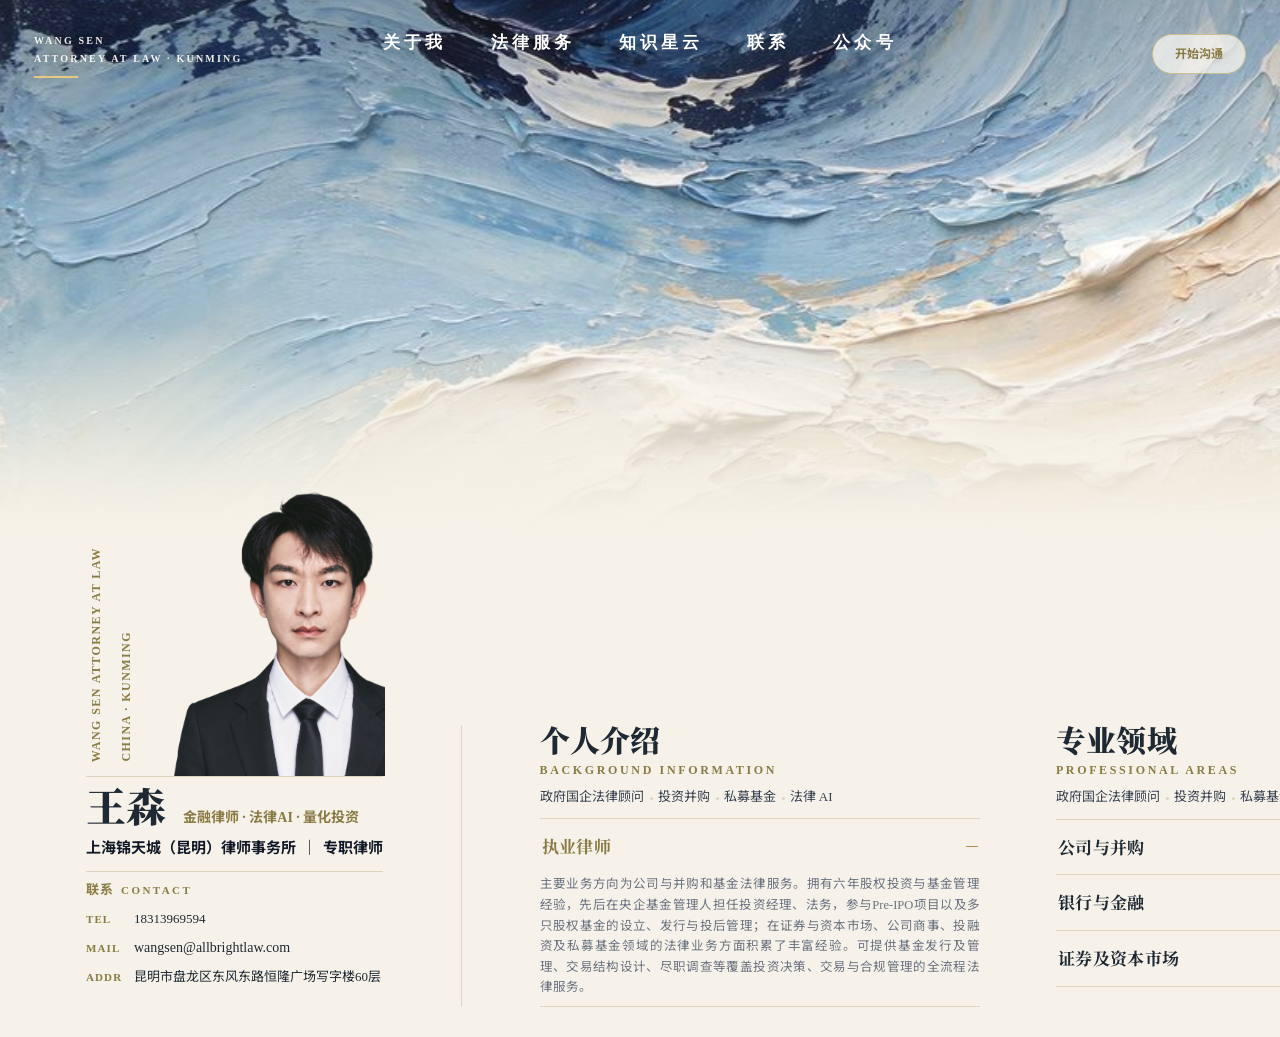
<file: index.html>
<!DOCTYPE html>
<html lang="zh-CN">
<head>
<meta charset="utf-8">
<meta name="viewport" content="width=device-width, initial-scale=1">
<title>王森·执业律师丨上海锦天城（昆明）律师事务所</title>
<meta name="description" content="王森律师，执业于上海锦天城（昆明）律师事务所。政府国企法律顾问、投资并购与私募基金法律服务，兼具六年私募投资与法务复合背景，专注人工智能在法律实践中的落地应用。">
<meta name="theme-color" content="#F6F2E9">
<link rel="icon" href="favicon.svg" type="image/svg+xml">
<link rel="icon" href="/favicon.ico" sizes="any">
<!-- 字体已本地化（2026-11-16）：原 Google Fonts 在线链接换成 src/assets/fonts.css + 本地 woff2，
     完全离线可用、任何电脑字形一致。新增大量中文后若缺字，重跑 craft-tools/localize_fonts3.py -->
<link rel="stylesheet" href="assets/fonts.css?v=1">
<link rel="stylesheet" href="assets/base.css">
<link rel="stylesheet" href="assets/home.css?v=62">
</head>
<body id="top">

<div class="page">

  <!-- ── splash 半屏艺术封面 ──────────────────────────────── -->
  <section class="splash" aria-label="欢迎封面">
    <div class="splash__art" aria-hidden="true">
      <img class="is-active" src="assets/splash-3.jpg" alt="" fetchpriority="high">
      <img src="assets/splash-1.jpg" alt="">
    </div>
    <div class="splash__brand">
      <p class="kicker">Wang Sen</p>
      <p class="kicker splash__brandsub">Attorney at Law · Kunming</p>
      <span class="splash__brandrule" aria-hidden="true"></span>
    </div>
  </section>

<main>

  <!-- ── hero ─────────────────────────────────────────────── -->
  <section class="hero" aria-labelledby="hero-title">
      <button class="header-cta" type="button" data-panel="contact" aria-expanded="false">开始沟通</button>

    <div class="hero__inner">

      <!-- v28：下半屏三列布局——左区（肖像+名字）/中区（专业领域）/右区（暂空） -->
      <!-- 锦天城 LOGO 组合暂时下架（王律 2026-11-14 指示"先放后台备份不要删"，需要时恢复此块） -->
      <!--
      <div class="hero__brandrow">
        <img class="brandrow__logo" src="assets/jtc-logo.png" alt="锦天城律师事务所">
        <div class="brandrow__lock">
          <strong>王森律师</strong>
          <small>WANG SEN · ATTORNEY AT LAW</small>
        </div>
      </div>
      -->
      <div class="hero__cols">

        <div class="hero__col hero__col--left">
          <!-- v39：竖排英文书脊装饰肖像左区（王律 2026-11-14）＋姓名区右对齐＋律所行放大＋简介段落 -->
          <div class="portrait-wrap">
            <span class="portrait-spine" aria-hidden="true">
              <span>WANG SEN ATTORNEY AT LAW</span>
              <span>CHINA · KUNMING</span>
            </span>
            <img class="portrait-img" src="assets/portrait-wang.png?v=38" alt="王森律师肖像">
          </div>
          <span class="col-rule col-rule--flush" aria-hidden="true"></span>
          <div class="hero__namerow">
            <h1 id="hero-title">王森</h1>
            <p class="hero__en" aria-hidden="true">金融律师 · 法律AI · 量化投资</p>
          </div>
          <p class="hero__role"><span>上海锦天城（昆明）律师事务所</span><span>｜</span><span>专职律师</span></p>
          <span class="col-rule" aria-hidden="true"></span>
          <p class="hero__tagline">联系&nbsp;&nbsp;<span class="tagline-en">CONTACT</span></p>
          <div class="hero__contact">
            <div class="contact__row"><span class="contact__k">TEL</span><span class="contact__v">18313969594</span></div>
            <div class="contact__row"><span class="contact__k">MAIL</span><span class="contact__v contact__v--lg">wangsen@allbrightlaw.com</span></div>
            <div class="contact__row"><span class="contact__k">ADDR</span><span class="contact__v">昆明市盘龙区东风东路恒隆广场写字楼60层</span></div>
          </div>
        </div>

        <div class="hero__col hero__col--zone">
          <div class="hero__namerow">
            <h1 class="mid-title zone-title">个人介绍</h1>
            <p class="hero__en" aria-hidden="true">BACKGROUND INFORMATION</p>
          </div>
          <p class="hero__areas" aria-label="主要业务方向">
            <span>政府国企法律顾问</span>
            <span>投资并购</span>
            <span>私募基金</span>
            <span>法律 AI</span>
          </p>

          <section class="identities" aria-labelledby="identities-label-b">
            <div class="acc">

              <!-- v78：执业律师常开展开（is-open），投资×法律/法律FDE 两栏删除（FDE 底线由条目边框保留，王律 2026-11-15） -->
              <div class="acc__item is-open">
                <h3 class="acc__title">
                  <button class="acc__head" type="button" aria-expanded="true" aria-controls="acc-body-1b">
                    <span>执业律师</span>
                    <i aria-hidden="true"></i>
                  </button>
                </h3>
                <div class="acc__body" id="acc-body-1b" role="region" aria-label="执业律师">
                  <p>主要业务方向为公司与并购和基金法律服务。拥有六年股权投资与基金管理经验，先后在央企基金管理人担任投资经理、法务，参与Pre-IPO项目以及多只股权基金的设立、发行与投后管理；在证券与资本市场、公司商事、投融资及私募基金领域的法律业务方面积累了丰富经验。可提供基金发行及管理、交易结构设计、尽职调查等覆盖投资决策、交易与合规管理的全流程法律服务。</p>
                </div>
              </div>

            </div>
          </section>
        </div>

        <div class="hero__col hero__col--zone">
          <!-- v52/v54：C 区——专业领域模块（王律 2026-11-15 三区规划） -->
          <div class="hero__namerow">
            <h1 class="mid-title zone-title">专业领域</h1>
            <p class="hero__en" aria-hidden="true">PROFESSIONAL AREAS</p>
          </div>
          <p class="hero__areas" aria-label="主要业务方向">
            <span>政府国企法律顾问</span>
            <span>投资并购</span>
            <span>私募基金</span>
            <span>法律 AI</span>
          </p>

          <section class="identities" aria-labelledby="identities-label-c">
            <div class="acc">

              <div class="acc__item">
                <h3 class="acc__title">
                  <button class="acc__head" type="button" aria-expanded="false" aria-controls="acc-body-1c">
                    <span>公司与并购</span>
                    <i aria-hidden="true"></i>
                  </button>
                </h3>
                <div class="acc__body" id="acc-body-1c" role="region" aria-label="公司与并购">
                  <p>公司与并购是擅长业务之一，在公司投资、兼并、收购和日常商业活动的法律实践中有所建树。在各个细分行业坚持以深入、全面、务实、创新的精神为境内外客户提供量身定制的法律服务。近年来，在公司与并购领域，王森律师凭借良好的业界口碑和专业化的服务能力，完成标杆性案例并获得客户好评，如某央企收购百亿规模地方龙头企业。</p>
                </div>
              </div>

              <div class="acc__item">
                <h3 class="acc__title">
                  <button class="acc__head" type="button" aria-expanded="false" aria-controls="acc-body-2c">
                    <span>银行与金融</span>
                    <i aria-hidden="true"></i>
                  </button>
                </h3>
                <div class="acc__body" id="acc-body-2c" role="region" aria-label="银行与金融">
                  <p>王森律师拥有央企私募基金投资和风控复合从业经验，曾深度参与基金设立、备案、募集、架构设计、退出工作。在私募证券、股权投资基金领域具有丰富实务经验。先后主导或协助海南、云南、珠海等地基金管理人完成设立和登记备案工作；任职期间共参与超20支基金产品发行与管理，管理规模约35亿。</p>
                </div>
              </div>

              <div class="acc__item">
                <h3 class="acc__title">
                  <button class="acc__head" type="button" aria-expanded="false" aria-controls="acc-body-3c">
                    <span>证券及资本市场</span>
                    <i aria-hidden="true"></i>
                  </button>
                </h3>
                <div class="acc__body" id="acc-body-3c" role="region" aria-label="证券及资本市场">
                  <p>王森律师熟悉证券资本市场及企业债券发行规则，在PE/VC、企业IPO、债券发行方面具有实务经验。在基金公司任职期间，与团队以发起设立的股权投资基金方式参与杭州母基金，共同投向某机器人科技企业，该企业已向交易所提交上市申报材料，对科技型企业的股权投资与资本市场运作具有切身实践经验。</p>
                </div>
              </div>

            </div>
          </section>
        </div>

        <div class="hero__col hero__col--zone">
          <!-- v54：D 区——法律FDE 模块（复刻专业领域结构，王律 2026-11-15 三区规划） -->
          <div class="hero__namerow">
            <h1 class="mid-title zone-title">法律AI工程师</h1>
            <p class="hero__en" aria-hidden="true">FORWARD DEPLOYED · LEGAL AI</p>
          </div>
          <p class="hero__areas" aria-label="主要业务方向">
            <span>政府国企法律顾问</span>
            <span>投资并购</span>
            <span>私募基金</span>
            <span>法律 AI</span>
          </p>

          <section class="identities" aria-labelledby="identities-label-d">
            <div class="acc">

              <div class="acc__item">
                <h3 class="acc__title">
                  <button class="acc__head" type="button" aria-expanded="false" aria-controls="acc-body-1d">
                    <span>法律FDE</span>
                    <i aria-hidden="true"></i>
                  </button>
                </h3>
                <div class="acc__body" id="acc-body-1d" role="region" aria-label="法律FDE">
                  <p>法律 FDE（Forward Deployed Engineering，前置部署）是专注于将AI技术落地到实际业务中，既理解法律业务，也理解AI能力和组织流程的工程师，负责将AI系统与律所、法务部门或企业的工作流程深度整合。模型解决技术边界，而FDE解决技术在一个组织里的长期运行。</p>
                </div>
              </div>

              <div class="acc__item">
                <h3 class="acc__title">
                  <button class="acc__head" type="button" aria-expanded="false" aria-controls="acc-body-2d">
                    <span>服务群体</span>
                    <i aria-hidden="true"></i>
                  </button>
                </h3>
                <div class="acc__body" id="acc-body-2d" role="region" aria-label="服务群体">
                  <p>FDE适合对AI熟悉度较低的律师团队或律师事务所，从没有专职法务的中小企业到中大型企业和集团公司均适合做FDE业务。交付可包含本地化AI环境、业务Skills、私有化Asset、使用规范、法律AI培训，客户能自己维护和扩展。</p>
                </div>
              </div>

              <div class="acc__item">
                <h3 class="acc__title">
                  <button class="acc__head" type="button" aria-expanded="false" aria-controls="acc-body-3d">
                    <span>业务场景</span>
                    <i aria-hidden="true"></i>
                  </button>
                </h3>
                <div class="acc__body" id="acc-body-3d" role="region" aria-label="业务场景">
                  <p>对企业的业务、工作流程、组织架构进行梳理；整理并将数据层构建为人和AI都能理解的语义层并搭建Ontology；识别业务中AI可赋能部分，开发对应的AI工作流或系统并培训企业员工使用；将整个FDE项目中的经验，沉淀为公司的可复用能力或产品。</p>
                </div>
              </div>

            </div>
          </section>
        </div>

      </div>

    </div>
  </section>

  </main>

  <!-- ── pill navigation ──────────────────────────────────── -->
  <nav class="pill-nav" aria-label="个人主页主要内容">
    <!-- v69（王律 2026-11-15）：改纯文字导航（白字思源宋体 14px、无框无图标，样式见 home.css v69）；
         图标与「动态」项删除，恢复时从备份 backups\current\src\index.html 取回 -->
    <button class="pill-nav__item" type="button" data-panel="about" aria-expanded="false">
      <span>关于我</span>
    </button>
    <button class="pill-nav__item" type="button" data-panel="services" aria-expanded="false">
      <span>法律服务</span>
    </button>
    <a class="pill-nav__item" href="knowledge-atlas/" data-local-href="knowledge-atlas/" aria-label="打开非诉讼法律业务知识星云">
      <span>知识星云</span>
    </a>
    <!-- v68：动态项暂时移除（王律 2026-11-15）；恢复＝把 data-panel="news" 按钮块加回此处 -->
    <button class="pill-nav__item" type="button" data-panel="contact" aria-expanded="false">
      <span>联系</span>
    </button>
    <button class="pill-nav__item" type="button" data-panel="wechat" aria-expanded="false">
      <span>公众号</span>
    </button>
  </nav>

  <!-- ── drawer ───────────────────────────────────────────── -->
  <div class="overlay" id="drawerOverlay" hidden>
    <aside class="drawer" id="drawer" role="dialog" aria-modal="true" aria-labelledby="panelTitle" tabindex="-1">

      <div class="drawer__bar">
        <!-- v73：第一行恢复保留的锦天城 LOGO＋文字组合（原 hero__brandrow 下架块，样式沿用 brandrow 系） -->
        <div class="drawer__brand">
          <img class="brandrow__logo" src="assets/jtc-logo.png" alt="锦天城律师事务所">
          <div class="brandrow__lock">
            <strong>WANG SEN</strong>
            <small>ATTORNEY AT LAW</small>
          </div>
        </div>
        <button class="drawer__close" id="drawerClose" type="button" aria-label="关闭内容面板">×</button>
      </div>

      <div class="drawer__body">

        <!-- 01 · 关于我 -->
        <section class="panel is-active" data-panel-content="about">
          <p class="kicker">01 · Profile</p>
          <h2 id="panelTitle">王森，<br>执业律师。</h2>
          <!-- v82：介绍正文换王律 2026-11-15 新版 -->
          <p class="panel__intro">上海锦天城（昆明）律师事务所执业律师。主要业务方向为政府国企法律顾问、公司与并购和私募基金法律服务。熟悉国资监管规则与央企合规要求，拥有六年私募股权投资与基金管理经验。先后在央企基金管理人担任投资经理、法务，深度参与Pre-IPO项目、不良资产收购与处置、企业破产重整以及多只私募基金的设立、发行与投后管理；熟悉证券资本市场及债券发行规则，善于以「投资及法律」的双重视角识别交易风险、设计交易方案；在证券与资本市场、公司商事、企业投融资、基金及能源等领域的法律业务方面积累了丰富的实践经验。可为客户提供基金发行及管理、交易结构设计、尽职调查等覆盖投资决策、交易与合规管理的全流程法律服务，持续实践人工智能在法律工作中的落地应用。</p>

          <h3>Practice Areas</h3>
          <!-- v83：Practice Areas 标签换五项（王律 2026-11-15） -->
          <div class="tags">
            <span>公司与并购</span><span>银行与金融</span>
            <span>证券及资本市场</span><span>私募基金</span><span>能源与电力</span><span>法律AI</span>
          </div>

          <!-- v74：真实履历与代表荣誉替换占位（王律 2026-11-15） -->
          <h3>履历</h3>
          <ul class="list-roles">
            <li><span class="r-date">2018年至2024年</span>云南德谦股权投资基金管理有限公司 · <b>基金经理</b></li>
            <li><span class="r-date">2024年至2025年</span>兴保海润私募基金管理（海南）有限公司 · <b>法务经理</b></li>
            <li><span class="r-date">2025年至今</span>上海锦天城（昆明）律师事务所 · <b>专职律师</b></li>
          </ul>

          <h3>代表荣誉</h3>
          <div class="awards">
            <div class="award"><small>01 · 特等奖</small><strong>锦天城律师事务所首届AI Skill创新应用大赛</strong></div>
          </div>

          <div class="portrait__chips">
            <div class="chip"><small>Firm</small><strong>锦天城昆明办公室</strong></div>
            <div class="chip"><small>Focus</small><strong>证券 · 基金 · 国企 · 并购</strong></div>
            <div class="chip"><small>Based</small><strong>云南 · 昆明</strong></div>
          </div>
        </section>

        <!-- 02 · 法律服务 -->
        <section class="panel" data-panel-content="services">
          <p class="kicker">02 · Legal Services</p>
          <h2 id="panelTitleServices">解决问题，<br>不止解释规则。</h2>
          <p class="panel__intro">每一项服务都从一次具体沟通开始。下面六类是常见的委托方向，具体方案随时可以调整。</p>

          <!-- v73：六类服务重排（王律 2026-11-15）：删婚姻家庭、借款担保 -->
          <div class="service-grid">
            <div class="service"><b>01</b><strong>公司与并购</strong><span>公司治理、公司合规、融资、兼并收购。</span></div>
            <div class="service"><b>02</b><strong>银行与金融</strong><span>信托与资管、私募投资基金、债券与资产证券化。</span></div>
            <div class="service"><b>03</b><strong>证券与资本市场</strong><span>公司上市、收购与重大资产重组、债券发行。</span></div>
            <div class="service"><b>04</b><strong>破产重整与清算</strong><span>困境企业债务重组、公司重整、清算与破产清算服务。</span></div>
            <div class="service"><b>05</b><strong>国资国企</strong><span>常年法律服务、企业合规管理、投融资、企业改制与产权交易。</span></div>
            <div class="service"><b>06</b><strong>诉讼与仲裁</strong><span>证券纠纷、金融纠纷、能源、电力行业纠纷。</span></div>
          </div>

          <button class="big-cta" type="button" data-panel="contact" aria-expanded="false">沟通你的问题</button>
        </section>

        <!-- 03 · 公众号（v73：编号 03→05；简介删「以下为占位标题」句；卡片只留 3 个） -->
        <section class="panel" data-panel-content="wechat">
          <p class="kicker">05 · WeChat</p>
          <h2 id="panelTitleWechat">公众号，是公开的<br>专业现场。</h2>
          <p class="panel__intro">公开写作的合集：法律与 AI 的交叉、实务笔记、以及一些日常记录。</p>

          <div class="card-stack">
            <a class="card" href="articles/laborpilot-engine.html">
              <div class="card__meta"><span>法律 × AI</span><span>2026.09.25</span></div>
              <strong>占位标题：法律文书与模型能力的一次对照</strong>
              <p>占位摘要：一段两行左右的说明文字，用来观察卡片内的行距与留白。</p>
            </a>
            <div class="card">
              <div class="card__meta"><span>法律 × AI</span><span>2026.09.11</span></div>
              <strong>占位标题：把检索流程拆开来看</strong>
              <p>占位摘要：一段两行左右的说明文字。</p>
            </div>
            <div class="card">
              <div class="card__meta"><span>法律实务</span><span>2026.08.28</span></div>
              <strong>占位标题：一份合同审查清单的由来</strong>
              <p>占位摘要：一段两行左右的说明文字。</p>
            </div>
            <!-- v73：其余 7 张占位卡片删除（王律 2026-11-15：只保留 3 个），内容在 backups\current\src -->
          </div>

          <div class="follow">
            <div>
              <small class="kicker">Follow on WeChat</small>
              <strong>公众号「占位名称」</strong>
              <p>扫码关注，或搜索公众号名称。</p>
            </div>
            <img src="assets/qr-placeholder.svg" width="430" height="430" alt="公众号二维码占位图">
          </div>
        </section>

        <!-- 04 · 动态 -->
        <section class="panel" data-panel-content="news">
          <p class="kicker">04 · News</p>
          <h2 id="panelTitleNews">动态，是时间留下的<br>专业足迹。</h2>
          <p class="panel__intro">公开发表、活动与更新记录，按时间倒序排列。以下为占位条目。</p>

          <div class="row-stack">
            <a class="row" href="#top"><time datetime="2026-07-14">2026.07.14</time><strong>占位：某专题文章的发布记录</strong><i>↗</i></a>
            <div class="row row--pending"><time datetime="2026-06-30">2026.06.30</time><strong>占位：待发布的一条更新</strong><i>待发布</i></div>
            <a class="row" href="#top"><time datetime="2026-05-21">2026.05.21</time><strong>占位：某行业活动的参与记录</strong><i>↗</i></a>
            <a class="row" href="#top"><time datetime="2026-03-08">2026.03.08</time><strong>占位：某次公开分享</strong><i>↗</i></a>
            <a class="row" href="#top"><time datetime="2025-12-02">2025.12.02</time><strong>占位：某年度小结</strong><i>↗</i></a>
            <a class="row" href="#top"><time datetime="2025-06-15">2025.06.15</time><strong>占位：某工具的上线记录</strong><i>↗</i></a>
            <a class="row" href="#top"><time datetime="2025-01-09">2025.01.09</time><strong>占位：某篇文章的修订记录</strong><i>↗</i></a>
            <a class="row" href="#top"><time datetime="2024-09-21">2024.09.21</time><strong>占位：主页的第一条记录</strong><i>↗</i></a>
          </div>
        </section>

        <!-- 05 · 联系（v73：编号 05→04） -->
        <section class="panel" data-panel-content="contact">
          <p class="kicker">04 · Contact</p>
          <h2 id="panelTitleContact">开始一次，<br>有效沟通。</h2>
          <p class="panel__intro">说明事情的大致经过、时间节点和你希望达到的结果，会更容易得到有用的回复。</p>

          <div class="contact-rows">
            <a class="contact-row" href="mailto:wangsen@allbrightlaw.com"><small>Email</small><strong>wangsen@allbrightlaw.com</strong><i>↗</i></a>
            <div class="contact-row"><small>WeChat</small><strong>Raincity520</strong><i>→</i></div>
            <a class="contact-row" href="https://github.com/Aquarius-WSen" target="_blank" rel="noopener"><small>GitHub</small><strong>Aquarius-WSen</strong><i>↗</i></a>
            <!-- v75：王律指示新增 TEL/ADDR 两行 -->
            <div class="contact-row"><small>TEL</small><strong>18313969594</strong><i>→</i></div>
            <div class="contact-row"><small>ADDR</small><strong>昆明市盘龙区东风东路恒隆广场写字楼60层</strong><i>→</i></div>
          </div>

          <a class="big-cta" href="mailto:wangsen@allbrightlaw.com">发送邮件</a>

          <!-- v74：联系前常见问题 → 合作方向，五项真实内容（王律 2026-11-15） -->
          <div class="faq">
            <h3>合作方向</h3>
            <details>
              <summary><b>01</b><span>专项法律服务</span><i>＋</i></summary>
              <p>与公司经营或资本市场相关的投融资、合规治理、兼并收购、基金发行全流程法律服务。</p>
            </details>
            <details>
              <summary><b>02</b><span>常年法律顾问</span><i>＋</i></summary>
              <p>央企国企 · 投资型集团公司 · 政府与事业单位、文旅和能源企业常年法律顾问。</p>
            </details>
            <details>
              <summary><b>03</b><span>法律AI培训</span><i>＋</i></summary>
              <p>律协专题、企业法务、律所内训与线下实训。</p>
            </details>
            <details>
              <summary><b>04</b><span>法律FDE</span><i>＋</i></summary>
              <p>进驻企业法务部、中小企业、集团公司与律所，把AI用进法律工作。</p>
            </details>
            <details>
              <summary><b>05</b><span>AI产品合作</span><i>＋</i></summary>
              <p>法律场景共创、专业评测，以及面向法律人的培训与推广，把工具带进法律行业。</p>
            </details>
          </div>

          <!-- v86：二维码移至面板最下方左右居中，真实微信二维码；下方文字删除（王律 2026-11-15） -->
          <div class="qr-row">
            <div class="qr"><img src="assets/qr-wangsen.png" width="200" height="200" alt="微信二维码（微信号 Raincity520）"></div>
          </div>
        </section>

      </div>
    </aside>
  </div>

</div>

<script defer src="assets/drawer.js"></script>
<!-- edit-mode（王律所见即所得编辑模式）：2026-11-19 网站公开上线后已从页面移除引用，
     避免访客看到右下角 ✏️ 按钮。文件仍在 assets/，需要恢复时把下面这行加回：
     <script defer src="assets/edit-mode.js"></script> -->
</body>
</html>
</file>
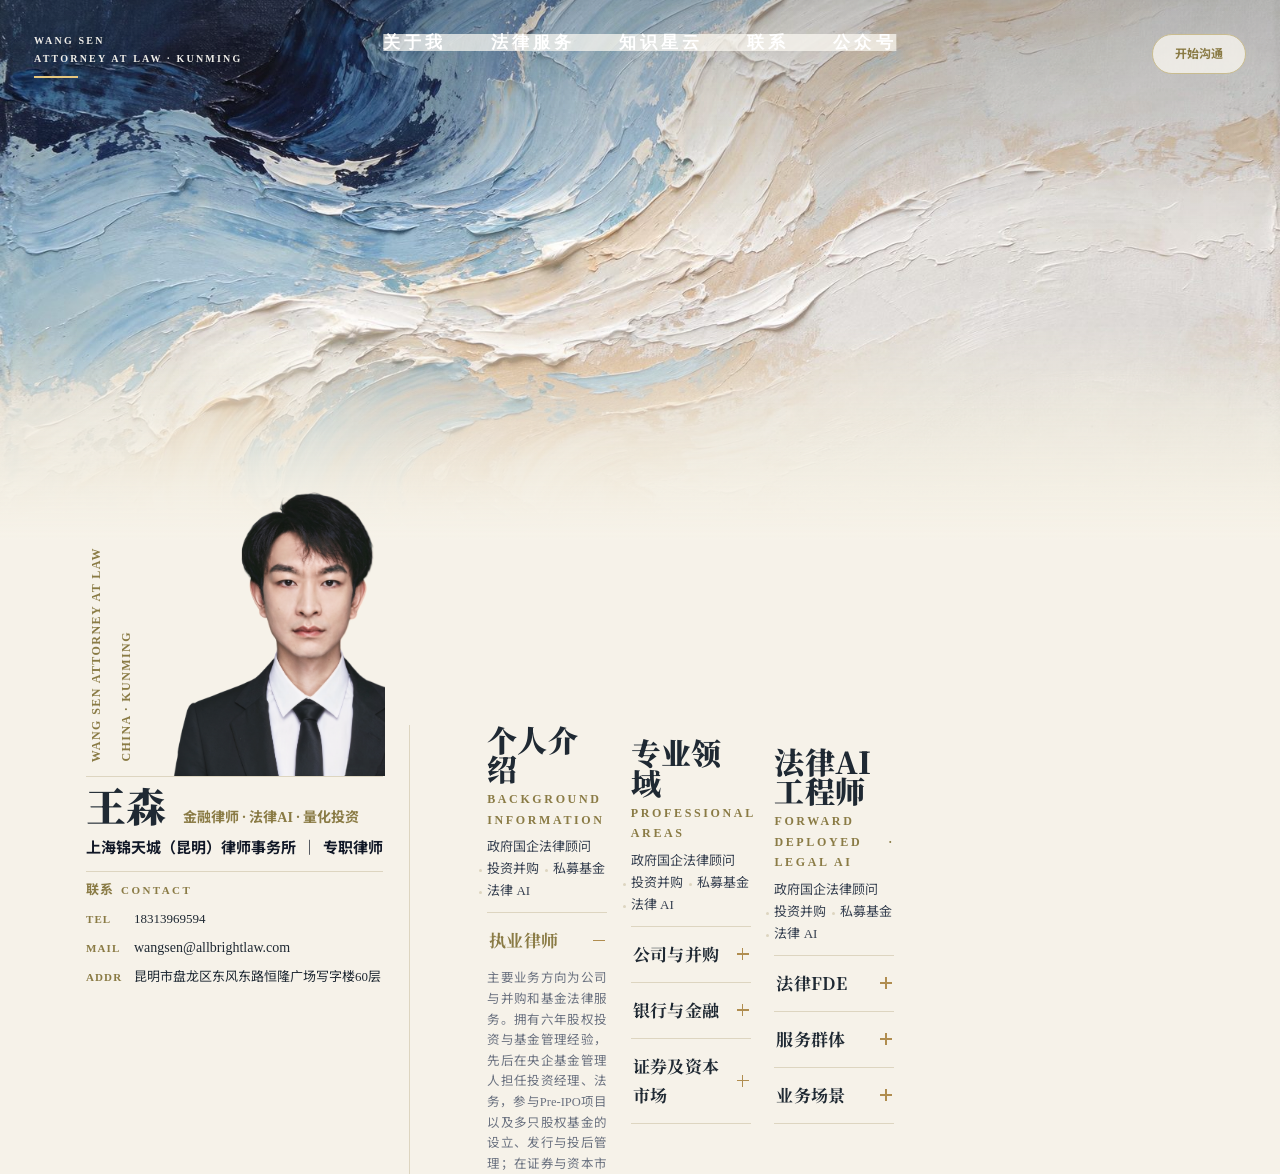
<file: modern/index.html>
<!DOCTYPE html>
<html lang="zh-CN">
<head>
<meta charset="utf-8">
<meta name="viewport" content="width=device-width, initial-scale=1">
<title>王森·执业律师丨上海锦天城（昆明）律师事务所</title>
<meta name="description" content="王森律师，执业于上海锦天城（昆明）律师事务所。政府国企法律顾问、投资并购与私募基金法律服务，兼具六年私募投资与法务复合背景，专注人工智能在法律实践中的落地应用。">
<meta name="theme-color" content="#F6F2E9">
<link rel="icon" href="../favicon.svg" type="image/svg+xml">
<link rel="icon" href="/favicon.ico" sizes="any">
<!-- 字体已本地化（2026-11-16）：原 Google Fonts 在线链接换成 src/assets/fonts.css + 本地 woff2，
     完全离线可用、任何电脑字形一致。新增大量中文后若缺字，重跑 craft-tools/localize_fonts3.py -->
<link rel="stylesheet" href="../assets/fonts.css?v=1">
<link rel="stylesheet" href="../assets/base.css">
<link rel="stylesheet" href="../assets/home.css?v=62">
<link rel="stylesheet" href="../assets/modern.css">
</head>
<body id="top" class="is-modern">

<div class="page">

  <!-- ── splash 半屏艺术封面 ──────────────────────────────── -->
  <section class="splash" aria-label="欢迎封面">
    <div class="splash__art" aria-hidden="true">
      <img class="is-active" src="../assets/splash-3.jpg" alt="" fetchpriority="high">
      <img src="../assets/splash-1.jpg" alt="">
    </div>
    <div class="splash__brand">
      <p class="kicker">Wang Sen</p>
      <p class="kicker splash__brandsub">Attorney at Law · Kunming</p>
      <span class="splash__brandrule" aria-hidden="true"></span>
    </div>
  </section>

<main>

  <!-- ── hero ─────────────────────────────────────────────── -->
  <section class="hero" aria-labelledby="hero-title">
      <button class="header-cta" type="button" data-panel="contact" aria-expanded="false">开始沟通</button>

    <div class="hero__inner">

      <!-- v28：下半屏三列布局——左区（肖像+名字）/中区（专业领域）/右区（暂空） -->
      <!-- 锦天城 LOGO 组合暂时下架（王律 2026-11-14 指示"先放后台备份不要删"，需要时恢复此块） -->
      <!--
      <div class="hero__brandrow">
        <img class="brandrow__logo" src="../assets/jtc-logo.png" alt="锦天城律师事务所">
        <div class="brandrow__lock">
          <strong>王森律师</strong>
          <small>WANG SEN · ATTORNEY AT LAW</small>
        </div>
      </div>
      -->
      <div class="hero__cols">

        <div class="hero__col hero__col--left">
          <!-- v39：竖排英文书脊装饰肖像左区（王律 2026-11-14）＋姓名区右对齐＋律所行放大＋简介段落 -->
          <div class="portrait-wrap">
            <span class="portrait-spine" aria-hidden="true">
              <span>WANG SEN ATTORNEY AT LAW</span>
              <span>CHINA · KUNMING</span>
            </span>
            <img class="portrait-img" src="../assets/portrait-wang.png?v=38" alt="王森律师肖像">
          </div>
          <span class="col-rule col-rule--flush" aria-hidden="true"></span>
          <div class="hero__namerow">
            <h1 id="hero-title">王森</h1>
            <p class="hero__en" aria-hidden="true">金融律师 · 法律AI · 量化投资</p>
          </div>
          <p class="hero__role"><span>上海锦天城（昆明）律师事务所</span><span>｜</span><span>专职律师</span></p>
          <span class="col-rule" aria-hidden="true"></span>
          <p class="hero__tagline">联系&nbsp;&nbsp;<span class="tagline-en">CONTACT</span></p>
          <div class="hero__contact">
            <div class="contact__row"><span class="contact__k">TEL</span><span class="contact__v">18313969594</span></div>
            <div class="contact__row"><span class="contact__k">MAIL</span><span class="contact__v contact__v--lg">wangsen@allbrightlaw.com</span></div>
            <div class="contact__row"><span class="contact__k">ADDR</span><span class="contact__v">昆明市盘龙区东风东路恒隆广场写字楼60层</span></div>
          </div>
        </div>

        <div class="hero__col hero__col--zone">
          <div class="hero__namerow">
            <h1 class="mid-title zone-title">个人介绍</h1>
            <p class="hero__en" aria-hidden="true">BACKGROUND INFORMATION</p>
          </div>
          <p class="hero__areas" aria-label="主要业务方向">
            <span>政府国企法律顾问</span>
            <span>投资并购</span>
            <span>私募基金</span>
            <span>法律 AI</span>
          </p>

          <section class="identities" aria-labelledby="identities-label-b">
            <div class="acc">

              <!-- v78：执业律师常开展开（is-open），投资×法律/法律FDE 两栏删除（FDE 底线由条目边框保留，王律 2026-11-15） -->
              <div class="acc__item is-open">
                <h3 class="acc__title">
                  <button class="acc__head" type="button" aria-expanded="true" aria-controls="acc-body-1b">
                    <span>执业律师</span>
                    <i aria-hidden="true"></i>
                  </button>
                </h3>
                <div class="acc__body" id="acc-body-1b" role="region" aria-label="执业律师">
                  <p>主要业务方向为公司与并购和基金法律服务。拥有六年股权投资与基金管理经验，先后在央企基金管理人担任投资经理、法务，参与Pre-IPO项目以及多只股权基金的设立、发行与投后管理；在证券与资本市场、公司商事、投融资及私募基金领域的法律业务方面积累了丰富经验。可提供基金发行及管理、交易结构设计、尽职调查等覆盖投资决策、交易与合规管理的全流程法律服务。</p>
                </div>
              </div>

            </div>
          </section>
        </div>

        <div class="hero__col hero__col--zone">
          <!-- v52/v54：C 区——专业领域模块（王律 2026-11-15 三区规划） -->
          <div class="hero__namerow">
            <h1 class="mid-title zone-title">专业领域</h1>
            <p class="hero__en" aria-hidden="true">PROFESSIONAL AREAS</p>
          </div>
          <p class="hero__areas" aria-label="主要业务方向">
            <span>政府国企法律顾问</span>
            <span>投资并购</span>
            <span>私募基金</span>
            <span>法律 AI</span>
          </p>

          <section class="identities" aria-labelledby="identities-label-c">
            <div class="acc">

              <div class="acc__item">
                <h3 class="acc__title">
                  <button class="acc__head" type="button" aria-expanded="false" aria-controls="acc-body-1c">
                    <span>公司与并购</span>
                    <i aria-hidden="true"></i>
                  </button>
                </h3>
                <div class="acc__body" id="acc-body-1c" role="region" aria-label="公司与并购">
                  <p>公司与并购是擅长业务之一，在公司投资、兼并、收购和日常商业活动的法律实践中有所建树。在各个细分行业坚持以深入、全面、务实、创新的精神为境内外客户提供量身定制的法律服务。近年来，在公司与并购领域，王森律师凭借良好的业界口碑和专业化的服务能力，完成标杆性案例并获得客户好评，如某央企收购百亿规模地方龙头企业。</p>
                </div>
              </div>

              <div class="acc__item">
                <h3 class="acc__title">
                  <button class="acc__head" type="button" aria-expanded="false" aria-controls="acc-body-2c">
                    <span>银行与金融</span>
                    <i aria-hidden="true"></i>
                  </button>
                </h3>
                <div class="acc__body" id="acc-body-2c" role="region" aria-label="银行与金融">
                  <p>王森律师拥有央企私募基金投资和风控复合从业经验，曾深度参与基金设立、备案、募集、架构设计、退出工作。在私募证券、股权投资基金领域具有丰富实务经验。先后主导或协助海南、云南、珠海等地基金管理人完成设立和登记备案工作；任职期间共参与超20支基金产品发行与管理，管理规模约35亿。</p>
                </div>
              </div>

              <div class="acc__item">
                <h3 class="acc__title">
                  <button class="acc__head" type="button" aria-expanded="false" aria-controls="acc-body-3c">
                    <span>证券及资本市场</span>
                    <i aria-hidden="true"></i>
                  </button>
                </h3>
                <div class="acc__body" id="acc-body-3c" role="region" aria-label="证券及资本市场">
                  <p>王森律师熟悉证券资本市场及企业债券发行规则，在PE/VC、企业IPO、债券发行方面具有实务经验。在基金公司任职期间，与团队以发起设立的股权投资基金方式参与杭州母基金，共同投向某机器人科技企业，该企业已向交易所提交上市申报材料，对科技型企业的股权投资与资本市场运作具有切身实践经验。</p>
                </div>
              </div>

            </div>
          </section>
        </div>

        <div class="hero__col hero__col--zone">
          <!-- v54：D 区——法律FDE 模块（复刻专业领域结构，王律 2026-11-15 三区规划） -->
          <div class="hero__namerow">
            <h1 class="mid-title zone-title">法律AI工程师</h1>
            <p class="hero__en" aria-hidden="true">FORWARD DEPLOYED · LEGAL AI</p>
          </div>
          <p class="hero__areas" aria-label="主要业务方向">
            <span>政府国企法律顾问</span>
            <span>投资并购</span>
            <span>私募基金</span>
            <span>法律 AI</span>
          </p>

          <section class="identities" aria-labelledby="identities-label-d">
            <div class="acc">

              <div class="acc__item">
                <h3 class="acc__title">
                  <button class="acc__head" type="button" aria-expanded="false" aria-controls="acc-body-1d">
                    <span>法律FDE</span>
                    <i aria-hidden="true"></i>
                  </button>
                </h3>
                <div class="acc__body" id="acc-body-1d" role="region" aria-label="法律FDE">
                  <p>法律 FDE（Forward Deployed Engineering，前置部署）是专注于将AI技术落地到实际业务中，既理解法律业务，也理解AI能力和组织流程的工程师，负责将AI系统与律所、法务部门或企业的工作流程深度整合。模型解决技术边界，而FDE解决技术在一个组织里的长期运行。</p>
                </div>
              </div>

              <div class="acc__item">
                <h3 class="acc__title">
                  <button class="acc__head" type="button" aria-expanded="false" aria-controls="acc-body-2d">
                    <span>服务群体</span>
                    <i aria-hidden="true"></i>
                  </button>
                </h3>
                <div class="acc__body" id="acc-body-2d" role="region" aria-label="服务群体">
                  <p>FDE适合对AI熟悉度较低的律师团队或律师事务所，从没有专职法务的中小企业到中大型企业和集团公司均适合做FDE业务。交付可包含本地化AI环境、业务Skills、私有化Asset、使用规范、法律AI培训，客户能自己维护和扩展。</p>
                </div>
              </div>

              <div class="acc__item">
                <h3 class="acc__title">
                  <button class="acc__head" type="button" aria-expanded="false" aria-controls="acc-body-3d">
                    <span>业务场景</span>
                    <i aria-hidden="true"></i>
                  </button>
                </h3>
                <div class="acc__body" id="acc-body-3d" role="region" aria-label="业务场景">
                  <p>对企业的业务、工作流程、组织架构进行梳理；整理并将数据层构建为人和AI都能理解的语义层并搭建Ontology；识别业务中AI可赋能部分，开发对应的AI工作流或系统并培训企业员工使用；将整个FDE项目中的经验，沉淀为公司的可复用能力或产品。</p>
                </div>
              </div>

            </div>
          </section>
        </div>

      </div>

    </div>
  </section>

  </main>

  <!-- ── pill navigation ──────────────────────────────────── -->
  <nav class="pill-nav" aria-label="个人主页主要内容">
    <!-- v69（王律 2026-11-15）：改纯文字导航（白字思源宋体 14px、无框无图标，样式见 home.css v69）；
         图标与「动态」项删除，恢复时从备份 backups\current\src\index.html 取回 -->
    <button class="pill-nav__item" type="button" data-panel="about" aria-expanded="false">
      <span>关于我</span>
    </button>
    <button class="pill-nav__item" type="button" data-panel="services" aria-expanded="false">
      <span>法律服务</span>
    </button>
    <a class="pill-nav__item" href="../knowledge-atlas/" data-local-href="../knowledge-atlas/" aria-label="打开非诉讼法律业务知识星云">
      <span>知识星云</span>
    </a>
    <!-- v68：动态项暂时移除（王律 2026-11-15）；恢复＝把 data-panel="news" 按钮块加回此处 -->
    <button class="pill-nav__item" type="button" data-panel="contact" aria-expanded="false">
      <span>联系</span>
    </button>
    <button class="pill-nav__item" type="button" data-panel="wechat" aria-expanded="false">
      <span>公众号</span>
    </button>
  </nav>

  <!-- ── drawer ───────────────────────────────────────────── -->
  <div class="overlay" id="drawerOverlay" hidden>
    <aside class="drawer" id="drawer" role="dialog" aria-modal="true" aria-labelledby="panelTitle" tabindex="-1">

      <div class="drawer__bar">
        <!-- v73：第一行恢复保留的锦天城 LOGO＋文字组合（原 hero__brandrow 下架块，样式沿用 brandrow 系） -->
        <div class="drawer__brand">
          <img class="brandrow__logo" src="../assets/jtc-logo.png" alt="锦天城律师事务所">
          <div class="brandrow__lock">
            <strong>WANG SEN</strong>
            <small>ATTORNEY AT LAW</small>
          </div>
        </div>
        <button class="drawer__close" id="drawerClose" type="button" aria-label="关闭内容面板">×</button>
      </div>

      <div class="drawer__body">

        <!-- 01 · 关于我 -->
        <section class="panel is-active" data-panel-content="about">
          <p class="kicker">01 · Profile</p>
          <h2 id="panelTitle">王森，<br>执业律师。</h2>
          <!-- v82：介绍正文换王律 2026-11-15 新版 -->
          <p class="panel__intro">上海锦天城（昆明）律师事务所执业律师。主要业务方向为政府国企法律顾问、公司与并购和私募基金法律服务。熟悉国资监管规则与央企合规要求，拥有六年私募股权投资与基金管理经验。先后在央企基金管理人担任投资经理、法务，深度参与Pre-IPO项目、不良资产收购与处置、企业破产重整以及多只私募基金的设立、发行与投后管理；熟悉证券资本市场及债券发行规则，善于以「投资及法律」的双重视角识别交易风险、设计交易方案；在证券与资本市场、公司商事、企业投融资、基金及能源等领域的法律业务方面积累了丰富的实践经验。可为客户提供基金发行及管理、交易结构设计、尽职调查等覆盖投资决策、交易与合规管理的全流程法律服务，持续实践人工智能在法律工作中的落地应用。</p>

          <h3>Practice Areas</h3>
          <!-- v83：Practice Areas 标签换五项（王律 2026-11-15） -->
          <div class="tags">
            <span>公司与并购</span><span>银行与金融</span>
            <span>证券及资本市场</span><span>私募基金</span><span>能源与电力</span><span>法律AI</span>
          </div>

          <!-- v74：真实履历与代表荣誉替换占位（王律 2026-11-15） -->
          <h3>履历</h3>
          <ul class="list-roles">
            <li><span class="r-date">2018年至2024年</span>云南德谦股权投资基金管理有限公司 · <b>基金经理</b></li>
            <li><span class="r-date">2024年至2025年</span>兴保海润私募基金管理（海南）有限公司 · <b>法务经理</b></li>
            <li><span class="r-date">2025年至今</span>上海锦天城（昆明）律师事务所 · <b>专职律师</b></li>
          </ul>

          <h3>代表荣誉</h3>
          <div class="awards">
            <div class="award"><small>01 · 特等奖</small><strong>锦天城律师事务所首届AI Skill创新应用大赛</strong></div>
          </div>

          <div class="portrait__chips">
            <div class="chip"><small>Firm</small><strong>锦天城昆明办公室</strong></div>
            <div class="chip"><small>Focus</small><strong>证券 · 基金 · 国企 · 并购</strong></div>
            <div class="chip"><small>Based</small><strong>云南 · 昆明</strong></div>
          </div>
        </section>

        <!-- 02 · 法律服务 -->
        <section class="panel" data-panel-content="services">
          <p class="kicker">02 · Legal Services</p>
          <h2 id="panelTitleServices">解决问题，<br>不止解释规则。</h2>
          <p class="panel__intro">每一项服务都从一次具体沟通开始。下面六类是常见的委托方向，具体方案随时可以调整。</p>

          <!-- v73：六类服务重排（王律 2026-11-15）：删婚姻家庭、借款担保 -->
          <div class="service-grid">
            <div class="service"><b>01</b><strong>公司与并购</strong><span>公司治理、公司合规、融资、兼并收购。</span></div>
            <div class="service"><b>02</b><strong>银行与金融</strong><span>信托与资管、私募投资基金、债券与资产证券化。</span></div>
            <div class="service"><b>03</b><strong>证券与资本市场</strong><span>公司上市、收购与重大资产重组、债券发行。</span></div>
            <div class="service"><b>04</b><strong>破产重整与清算</strong><span>困境企业债务重组、公司重整、清算与破产清算服务。</span></div>
            <div class="service"><b>05</b><strong>国资国企</strong><span>常年法律服务、企业合规管理、投融资、企业改制与产权交易。</span></div>
            <div class="service"><b>06</b><strong>诉讼与仲裁</strong><span>证券纠纷、金融纠纷、能源、电力行业纠纷。</span></div>
          </div>

          <button class="big-cta" type="button" data-panel="contact" aria-expanded="false">沟通你的问题</button>
        </section>

        <!-- 03 · 公众号（v73：编号 03→05；简介删「以下为占位标题」句；卡片只留 3 个） -->
        <section class="panel" data-panel-content="wechat">
          <p class="kicker">05 · WeChat</p>
          <h2 id="panelTitleWechat">公众号，是公开的<br>专业现场。</h2>
          <p class="panel__intro">公开写作的合集：法律与 AI 的交叉、实务笔记、以及一些日常记录。</p>

          <div class="card-stack">
            <a class="card" href="../articles/laborpilot-engine.html">
              <div class="card__meta"><span>法律 × AI</span><span>2026.09.25</span></div>
              <strong>占位标题：法律文书与模型能力的一次对照</strong>
              <p>占位摘要：一段两行左右的说明文字，用来观察卡片内的行距与留白。</p>
            </a>
            <div class="card">
              <div class="card__meta"><span>法律 × AI</span><span>2026.09.11</span></div>
              <strong>占位标题：把检索流程拆开来看</strong>
              <p>占位摘要：一段两行左右的说明文字。</p>
            </div>
            <div class="card">
              <div class="card__meta"><span>法律实务</span><span>2026.08.28</span></div>
              <strong>占位标题：一份合同审查清单的由来</strong>
              <p>占位摘要：一段两行左右的说明文字。</p>
            </div>
            <!-- v73：其余 7 张占位卡片删除（王律 2026-11-15：只保留 3 个），内容在 backups\current\src -->
          </div>

          <div class="follow">
            <div>
              <small class="kicker">Follow on WeChat</small>
              <strong>公众号「占位名称」</strong>
              <p>扫码关注，或搜索公众号名称。</p>
            </div>
            <img src="../assets/qr-placeholder.svg" width="430" height="430" alt="公众号二维码占位图">
          </div>
        </section>

        <!-- 04 · 动态 -->
        <section class="panel" data-panel-content="news">
          <p class="kicker">04 · News</p>
          <h2 id="panelTitleNews">动态，是时间留下的<br>专业足迹。</h2>
          <p class="panel__intro">公开发表、活动与更新记录，按时间倒序排列。以下为占位条目。</p>

          <div class="row-stack">
            <a class="row" href="#top"><time datetime="2026-07-14">2026.07.14</time><strong>占位：某专题文章的发布记录</strong><i>↗</i></a>
            <div class="row row--pending"><time datetime="2026-06-30">2026.06.30</time><strong>占位：待发布的一条更新</strong><i>待发布</i></div>
            <a class="row" href="#top"><time datetime="2026-05-21">2026.05.21</time><strong>占位：某行业活动的参与记录</strong><i>↗</i></a>
            <a class="row" href="#top"><time datetime="2026-03-08">2026.03.08</time><strong>占位：某次公开分享</strong><i>↗</i></a>
            <a class="row" href="#top"><time datetime="2025-12-02">2025.12.02</time><strong>占位：某年度小结</strong><i>↗</i></a>
            <a class="row" href="#top"><time datetime="2025-06-15">2025.06.15</time><strong>占位：某工具的上线记录</strong><i>↗</i></a>
            <a class="row" href="#top"><time datetime="2025-01-09">2025.01.09</time><strong>占位：某篇文章的修订记录</strong><i>↗</i></a>
            <a class="row" href="#top"><time datetime="2024-09-21">2024.09.21</time><strong>占位：主页的第一条记录</strong><i>↗</i></a>
          </div>
        </section>

        <!-- 05 · 联系（v73：编号 05→04） -->
        <section class="panel" data-panel-content="contact">
          <p class="kicker">04 · Contact</p>
          <h2 id="panelTitleContact">开始一次，<br>有效沟通。</h2>
          <p class="panel__intro">说明事情的大致经过、时间节点和你希望达到的结果，会更容易得到有用的回复。</p>

          <div class="contact-rows">
            <a class="contact-row" href="mailto:wangsen@allbrightlaw.com"><small>Email</small><strong>wangsen@allbrightlaw.com</strong><i>↗</i></a>
            <div class="contact-row"><small>WeChat</small><strong>Raincity520</strong><i>→</i></div>
            <a class="contact-row" href="https://github.com/Aquarius-WSen" target="_blank" rel="noopener"><small>GitHub</small><strong>Aquarius-WSen</strong><i>↗</i></a>
            <!-- v75：王律指示新增 TEL/ADDR 两行 -->
            <div class="contact-row"><small>TEL</small><strong>18313969594</strong><i>→</i></div>
            <div class="contact-row"><small>ADDR</small><strong>昆明市盘龙区东风东路恒隆广场写字楼60层</strong><i>→</i></div>
          </div>

          <a class="big-cta" href="mailto:wangsen@allbrightlaw.com">发送邮件</a>

          <!-- v74：联系前常见问题 → 合作方向，五项真实内容（王律 2026-11-15） -->
          <div class="faq">
            <h3>合作方向</h3>
            <details>
              <summary><b>01</b><span>专项法律服务</span><i>＋</i></summary>
              <p>与公司经营或资本市场相关的投融资、合规治理、兼并收购、基金发行全流程法律服务。</p>
            </details>
            <details>
              <summary><b>02</b><span>常年法律顾问</span><i>＋</i></summary>
              <p>央企国企 · 投资型集团公司 · 政府与事业单位、文旅和能源企业常年法律顾问。</p>
            </details>
            <details>
              <summary><b>03</b><span>法律AI培训</span><i>＋</i></summary>
              <p>律协专题、企业法务、律所内训与线下实训。</p>
            </details>
            <details>
              <summary><b>04</b><span>法律FDE</span><i>＋</i></summary>
              <p>进驻企业法务部、中小企业、集团公司与律所，把AI用进法律工作。</p>
            </details>
            <details>
              <summary><b>05</b><span>AI产品合作</span><i>＋</i></summary>
              <p>法律场景共创、专业评测，以及面向法律人的培训与推广，把工具带进法律行业。</p>
            </details>
          </div>

          <!-- v86：二维码移至面板最下方左右居中，真实微信二维码；下方文字删除（王律 2026-11-15） -->
          <div class="qr-row">
            <div class="qr"><img src="../assets/qr-wangsen.png" width="200" height="200" alt="微信二维码（微信号 Raincity520）"></div>
          </div>
        </section>

      </div>
    </aside>
  </div>

</div>

<script defer src="../assets/drawer.js"></script>
<!-- edit-mode（王律所见即所得编辑模式）：2026-11-19 网站公开上线后已从页面移除引用，
     避免访客看到右下角 ✏️ 按钮。文件仍在 assets/，需要恢复时把下面这行加回：
     <script defer src="../assets/edit-mode.js"></script> -->
</body>
</html>
</file>
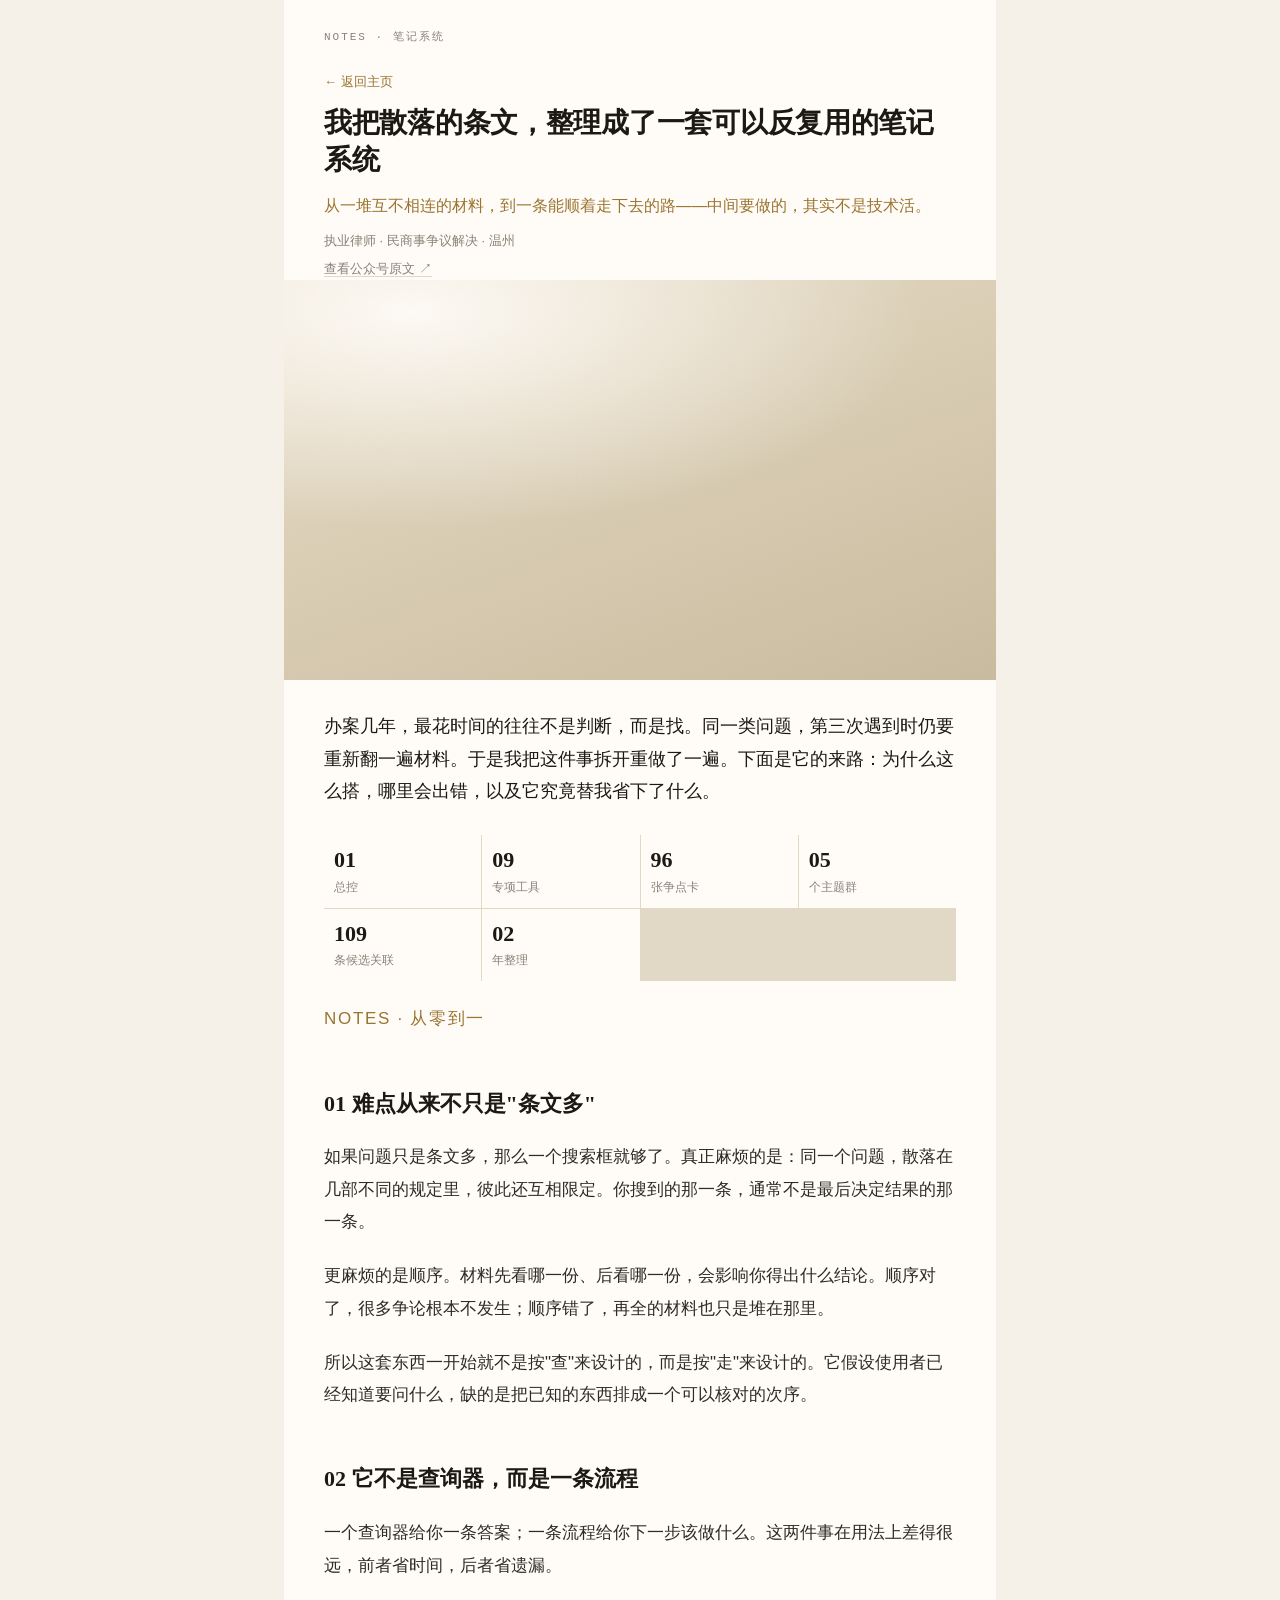
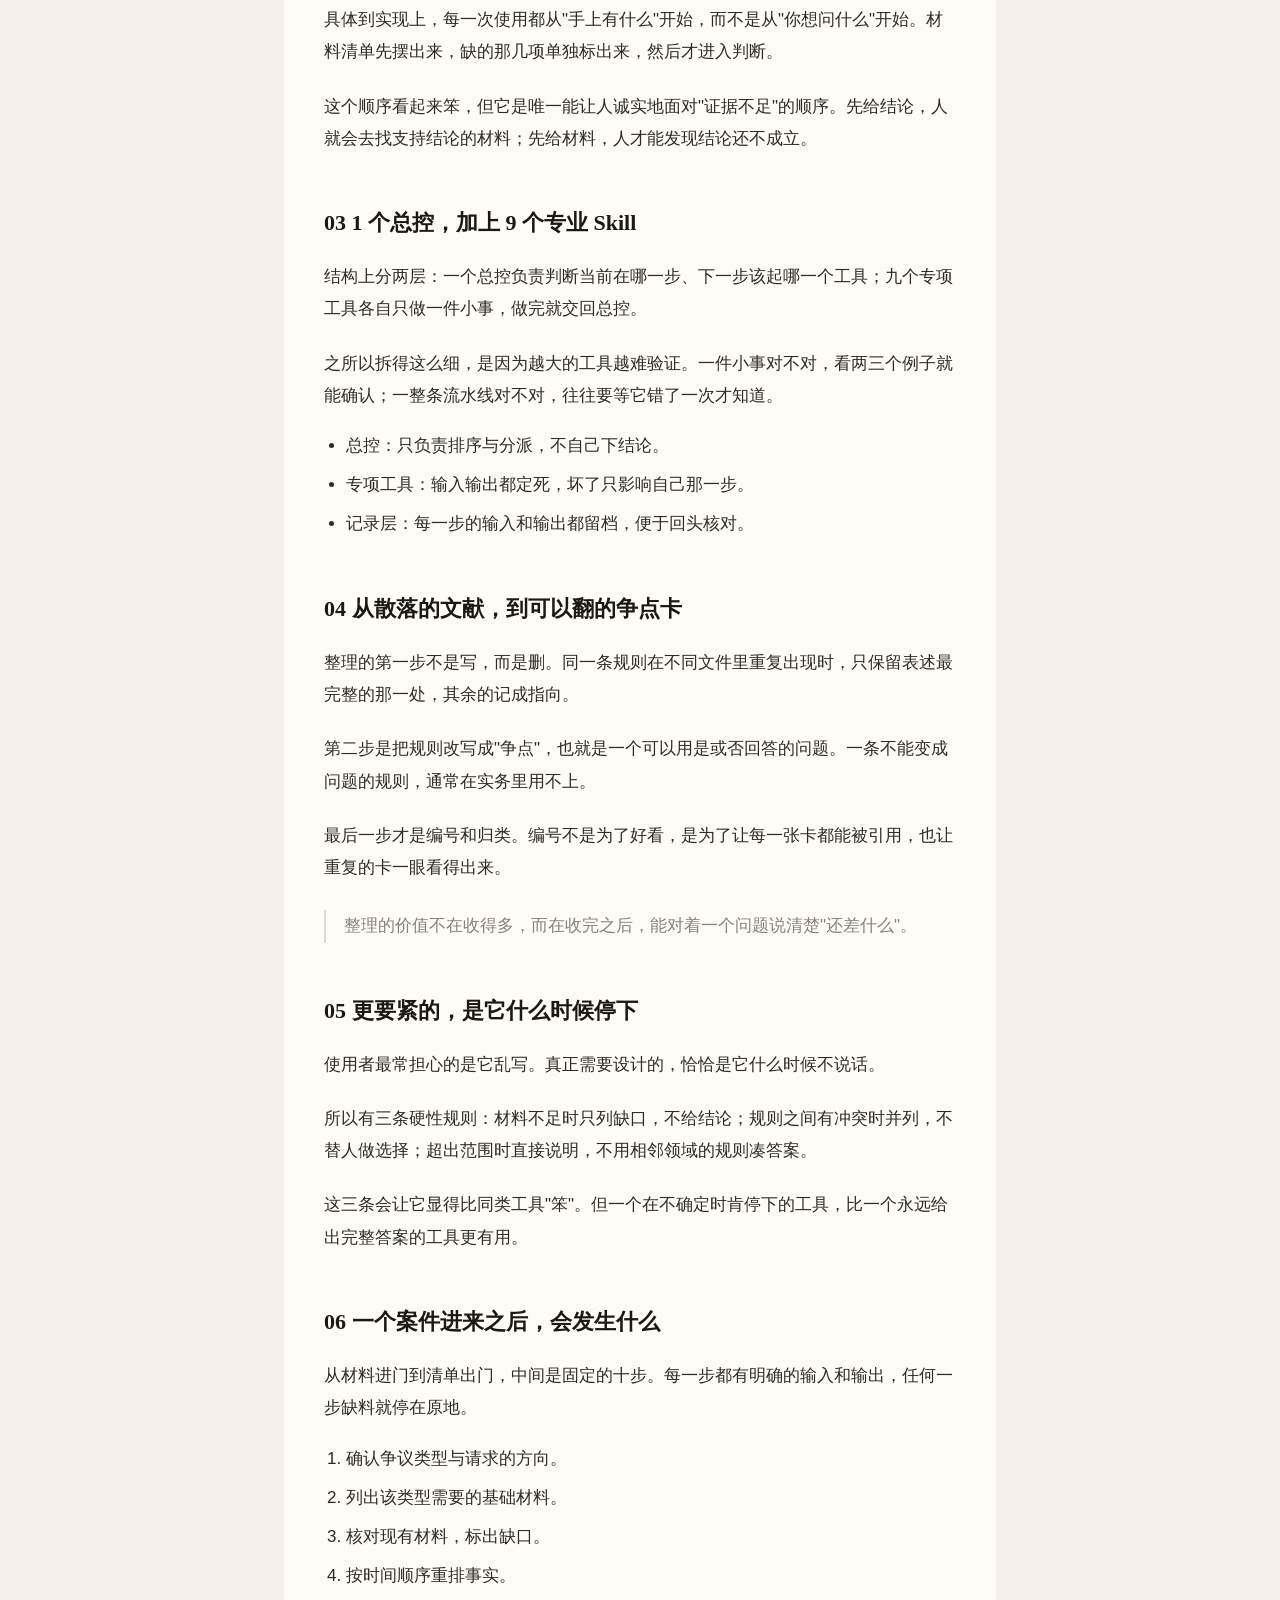
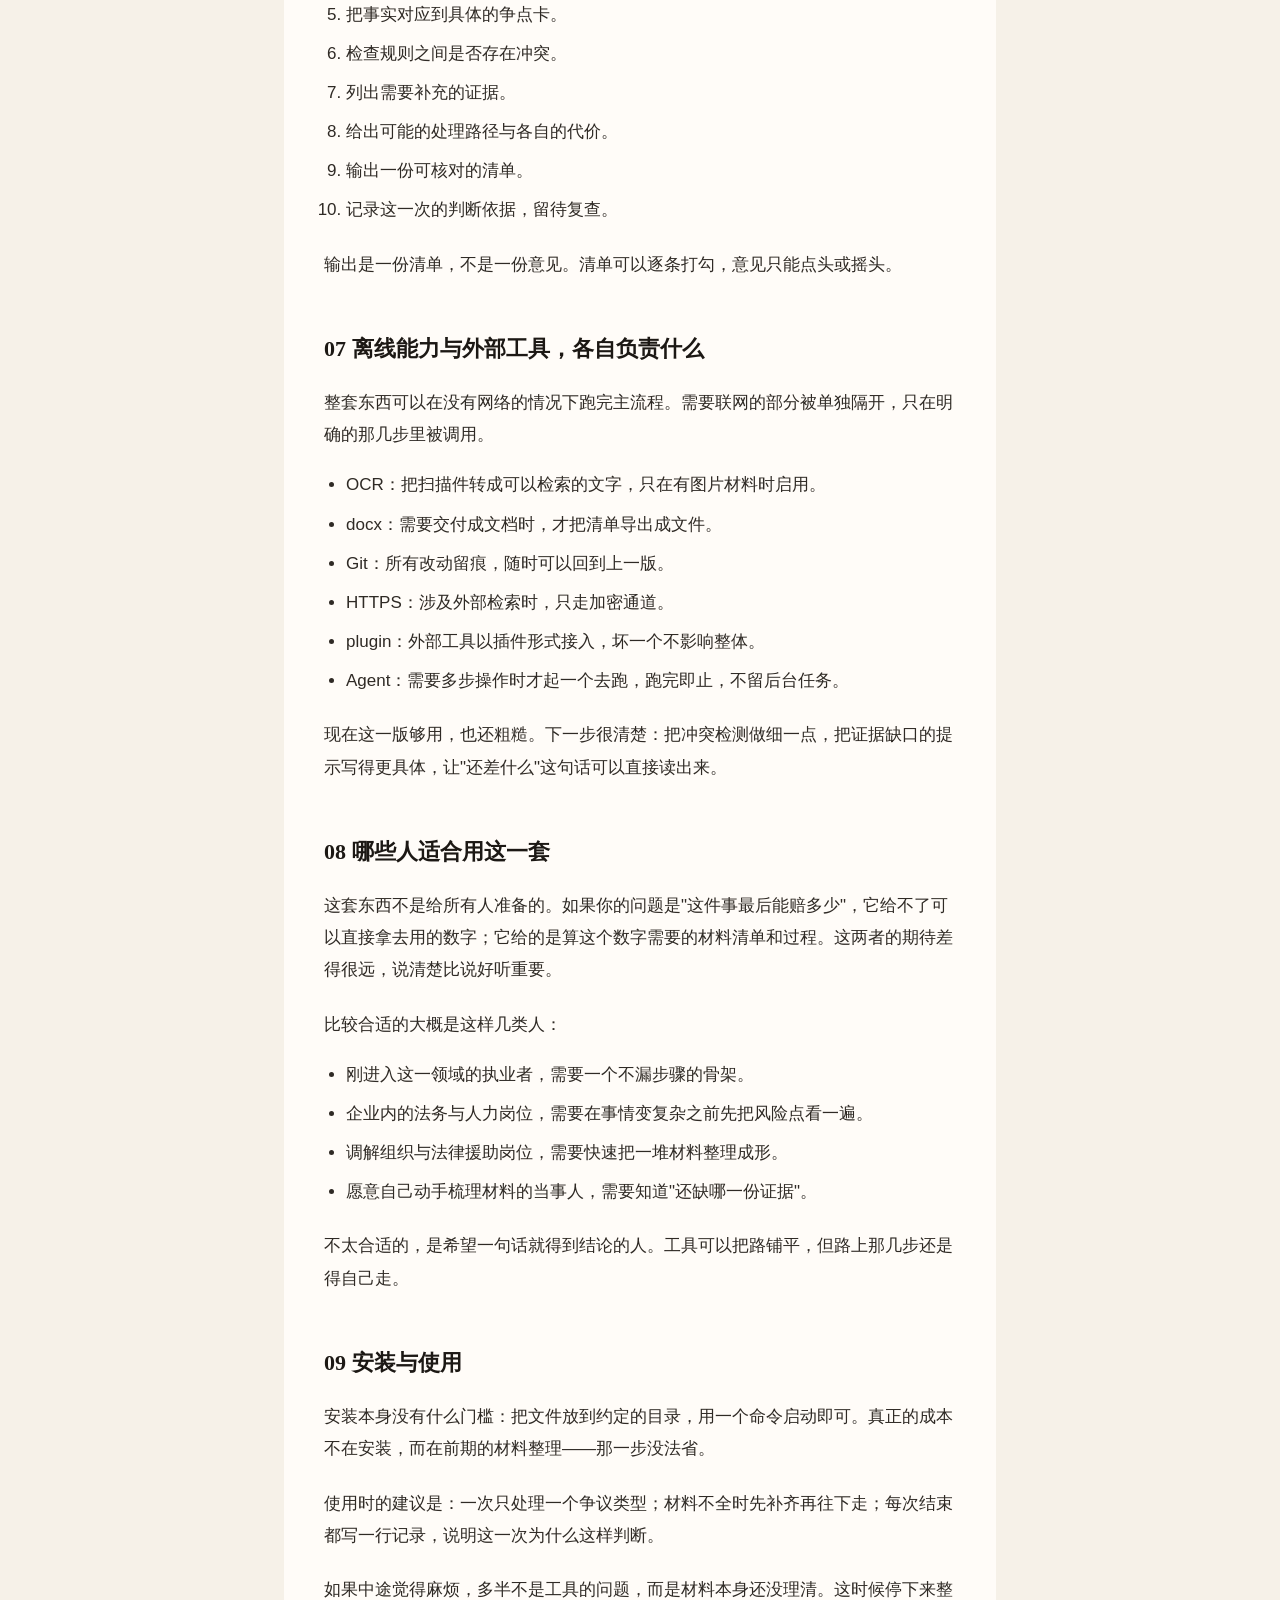
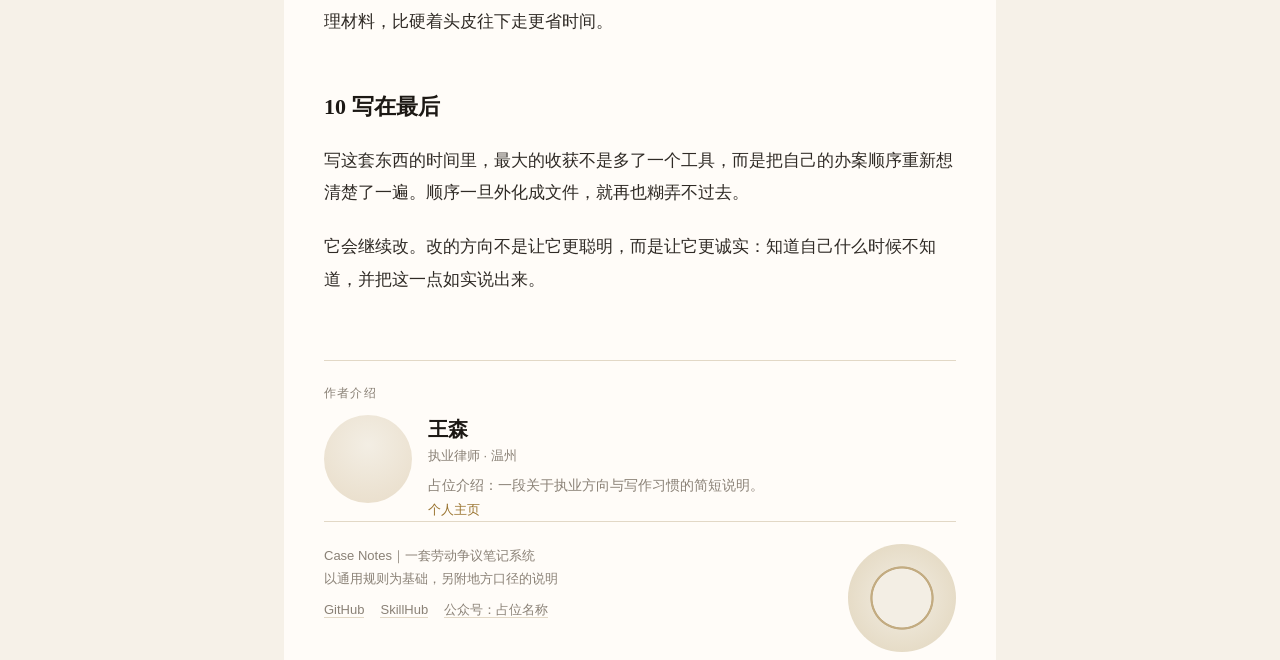
<file: articles/laborpilot-engine.html>
<!DOCTYPE html>
<html lang="zh-CN">
<head>
<meta charset="utf-8">
<meta name="viewport" content="width=device-width, initial-scale=1">
<title>长文占位：一套笔记系统的搭建过程</title>
<meta name="description" content="一篇关于把零散条文整理成可用流程的长文占位版：结构、取舍、失败之处，以及它替人省下了什么。">
<meta name="theme-color" content="#f6f1e8">
<link rel="icon" href="../favicon.svg" type="image/svg+xml">
<link rel="icon" href="/favicon.ico" sizes="any">
<style>
:root{
  --max:680px;
  --panel:#efebe3;
  --line:#e2d8c6;
  --warm:#8a8176;
  --strong:#1c1814;
  --mute:#8a8176;
  --gold:#9a7430;
  --sheet:#fffcf8;
}
*{box-sizing:border-box}img,svg,video{max-width:100%}
html,body{overflow-x:clip}
@supports not (overflow-x:clip){html,body{overflow-x:hidden}}
body{margin:0;background:#f6f1e8;color:#2f2a25;
  font:15px/1.7 "PingFang SC","Hiragino Sans GB","Noto Sans SC","Microsoft YaHei",sans-serif;}
h1,h2{font-family:"Noto Serif SC","Songti SC",STSong,serif}
a{color:inherit}
ul,ol{margin:0;padding:0;list-style:none}
.page{max-width:calc(var(--max) + 32px);margin:0 auto;padding:0 16px}
.sheet{background:var(--sheet)}
.pad{padding:32px 24px 0}
.wordmark{margin:0 0 28px;font:11px/1 ui-monospace,SFMono-Regular,Menlo,monospace;
  letter-spacing:.18em;text-transform:uppercase;color:var(--mute);overflow-wrap:anywhere}
.back-link{margin:0 0 12px;font-size:13px}
.back-link a{color:var(--gold);text-decoration:none}
h1{margin:0;max-width:680px;font-size:28px;line-height:1.32;font-weight:700;
  letter-spacing:-.01em;color:var(--strong);overflow-wrap:anywhere}
.sub{margin:14px 0 0;max-width:680px;font-size:15.64px;line-height:1.7;color:var(--gold)}
.meta{margin:10px 0 0;max-width:680px;font-size:13px;color:var(--mute);overflow-wrap:anywhere}
.origin-link{margin:6px 0 0;max-width:680px;font-size:13px}
.origin-link a{color:var(--mute);text-decoration:none;border-bottom:1px solid var(--line)}
.cover{margin:0 -24px;aspect-ratio:1536/864;
  background:
    radial-gradient(120% 90% at 18% 8%,rgba(255,252,248,.92),transparent 60%),
    linear-gradient(160deg,#e6dcc7 0%,#d9cdb4 46%,#c9bb9f 100%)}
.lede{margin:30px 0 0;max-width:680px;font-size:18px;line-height:1.8;color:var(--strong)}
.stats{display:grid;grid-template-columns:repeat(3,minmax(0,1fr));gap:1px;
  margin:28px 0 0;max-width:680px;background:var(--line)}
.stats li{background:var(--sheet);padding:12px 10px;min-width:0;overflow-wrap:anywhere}
.stats b{display:block;font-family:"Noto Serif SC","Songti SC",STSong,serif;
  font-size:22px;line-height:1.2;font-weight:700;color:var(--strong)}
.stats span{display:block;margin-top:4px;font-size:12px;line-height:1.5;color:var(--mute)}
.eyebrow{margin:48px 0 0;font-size:12px;letter-spacing:.1em;text-transform:uppercase;color:var(--gold)}
.body{max-width:680px;padding:0 0 8px;margin:0 auto}
.body p{margin:22px 0 0;font-size:17px;line-height:1.9}
.body h2{margin:52px 0 0;font-size:22px;line-height:1.45;font-weight:700;color:var(--strong)}
.body ul,.body ol{margin:18px 0 0;padding-left:22px;list-style:revert}
.body li{margin:6.8px 0 0;font-size:17px;line-height:1.9;overflow-wrap:anywhere}
.body blockquote{margin:26px 0 0;padding:0 0 0 18px;border-left:2px solid var(--line);
  color:var(--warm);font-size:17px;line-height:1.9}
.body code{padding:1px 5px;background:var(--panel);
  font:14px/1.6 ui-monospace,SFMono-Regular,Menlo,monospace;color:var(--strong)}
.author{margin:56px 0 0;padding:22px 0 0;border-top:1px solid var(--line)}
.author__label{margin:0;font-size:12px;letter-spacing:.1em;text-transform:uppercase;color:var(--mute)}
.author__row{display:flex;gap:16px;align-items:flex-start;margin:12px 0 0}
.author__photo{flex:0 0 88px;width:88px;height:88px;border-radius:50%;
  background:radial-gradient(circle at 50% 34%,#f3eee4,#e8dcc8)}
.author__text{min-width:0}.author__text p{margin:0}
.author__name{font-family:"Noto Serif SC","Songti SC",STSong,serif;
  font-size:20px;line-height:1.4;font-weight:700;color:var(--strong)}
.author__text .author__role{margin:2px 0 0;font-size:13px;color:var(--warm)}
.author__text .author__bio{margin:6px 0 0;font-size:14px;line-height:1.8;color:var(--warm)}
.author__site{margin:8px 0 0;font-size:13px}
.author__site a{color:var(--gold);text-decoration:none}
.colophon{display:flex;justify-content:space-between;align-items:flex-start;gap:18.7px;
  margin:0;padding:22px 0 8px;border-top:1px solid var(--line);
  font-size:13px;line-height:1.8;color:var(--mute)}
.colophon__text{min-width:0;overflow-wrap:anywhere}.colophon__text p{margin:0}
.colophon__links{display:flex;flex-wrap:wrap;gap:6px 16px;margin:8px 0 0;font-size:13px}
.colophon__links a{color:var(--mute);text-decoration:none;border-bottom:1px solid var(--line);overflow-wrap:anywhere}
.back-link a:hover,.author__site a:hover,.colophon__links a:hover{color:#5c4a2e}
.colophon__seal{flex:0 0 108px;width:108px;height:108px;order:2;margin-left:auto;border-radius:50%;
  background:
    radial-gradient(circle at 50% 50%,#f3eee4 0 38%,rgba(154,116,48,.5) 39% 41%,transparent 42%),
    radial-gradient(circle at 50% 50%,#f3eee4,#e6dcc7 70%,#d9cdb4)}
@media (max-width:559px){.colophon__seal{flex:0 1 72px;width:72px;height:72px}.author__photo{flex:0 1 64px;width:64px;height:64px}}
@media (min-width:560px){
  .pad{padding:32px 40px 0}
  .cover{margin:0 -40px}
  h1{font-size:28px}
}
@media (min-width:720px){
  .page{padding:0}
  .stats{grid-template-columns:repeat(4,minmax(0,1fr))}
}
@media (prefers-reduced-motion:reduce){
  *{animation-duration:0.001ms !important;transition-duration:0.001ms !important}
}
</style>
</head>
<body>
<div class="page">
<article class="sheet">
<div class="pad">
<p class="wordmark">Notes · 笔记系统</p>
<p class="back-link"><a href="../modern/">← 返回主页</a></p>
<h1>我把散落的条文，整理成了一套可以反复用的笔记系统</h1>
<p class="sub">从一堆互不相连的材料，到一条能顺着走下去的路——中间要做的，其实不是技术活。</p>
<p class="meta">执业律师 · 民商事争议解决 · 温州</p>
<p class="origin-link"><a href="#">查看公众号原文 ↗</a></p>
<div class="cover" role="img" aria-label="文章封面：占位图"></div>
<p class="lede">办案几年，最花时间的往往不是判断，而是找。同一类问题，第三次遇到时仍要重新翻一遍材料。于是我把这件事拆开重做了一遍。下面是它的来路：为什么这么搭，哪里会出错，以及它究竟替我省下了什么。</p>
<ul class="stats">
  <li><b>01</b><span>总控</span></li>
  <li><b>09</b><span>专项工具</span></li>
  <li><b>96</b><span>张争点卡</span></li>
  <li><b>05</b><span>个主题群</span></li>
  <li><b>109</b><span>条候选关联</span></li>
  <li><b>02</b><span>年整理</span></li>
</ul>
<div class="body">

<p class="eyebrow">Notes · 从零到一</p>

<h2>01 难点从来不只是"条文多"</h2>

<p>如果问题只是条文多，那么一个搜索框就够了。真正麻烦的是：同一个问题，散落在几部不同的规定里，彼此还互相限定。你搜到的那一条，通常不是最后决定结果的那一条。</p>

<p>更麻烦的是顺序。材料先看哪一份、后看哪一份，会影响你得出什么结论。顺序对了，很多争论根本不发生；顺序错了，再全的材料也只是堆在那里。</p>

<p>所以这套东西一开始就不是按"查"来设计的，而是按"走"来设计的。它假设使用者已经知道要问什么，缺的是把已知的东西排成一个可以核对的次序。</p>

<h2>02 它不是查询器，而是一条流程</h2>

<p>一个查询器给你一条答案；一条流程给你下一步该做什么。这两件事在用法上差得很远，前者省时间，后者省遗漏。</p>

<p>具体到实现上，每一次使用都从"手上有什么"开始，而不是从"你想问什么"开始。材料清单先摆出来，缺的那几项单独标出来，然后才进入判断。</p>

<p>这个顺序看起来笨，但它是唯一能让人诚实地面对"证据不足"的顺序。先给结论，人就会去找支持结论的材料；先给材料，人才能发现结论还不成立。</p>

<h2>03 1 个总控，加上 9 个专业 Skill</h2>

<p>结构上分两层：一个总控负责判断当前在哪一步、下一步该起哪一个工具；九个专项工具各自只做一件小事，做完就交回总控。</p>

<p>之所以拆得这么细，是因为越大的工具越难验证。一件小事对不对，看两三个例子就能确认；一整条流水线对不对，往往要等它错了一次才知道。</p>

<ul>
  <li>总控：只负责排序与分派，不自己下结论。</li>
  <li>专项工具：输入输出都定死，坏了只影响自己那一步。</li>
  <li>记录层：每一步的输入和输出都留档，便于回头核对。</li>
</ul>

<h2>04 从散落的文献，到可以翻的争点卡</h2>

<p>整理的第一步不是写，而是删。同一条规则在不同文件里重复出现时，只保留表述最完整的那一处，其余的记成指向。</p>

<p>第二步是把规则改写成"争点"，也就是一个可以用是或否回答的问题。一条不能变成问题的规则，通常在实务里用不上。</p>

<p>最后一步才是编号和归类。编号不是为了好看，是为了让每一张卡都能被引用，也让重复的卡一眼看得出来。</p>

<blockquote>整理的价值不在收得多，而在收完之后，能对着一个问题说清楚"还差什么"。</blockquote>

<h2>05 更要紧的，是它什么时候停下</h2>

<p>使用者最常担心的是它乱写。真正需要设计的，恰恰是它什么时候不说话。</p>

<p>所以有三条硬性规则：材料不足时只列缺口，不给结论；规则之间有冲突时并列，不替人做选择；超出范围时直接说明，不用相邻领域的规则凑答案。</p>

<p>这三条会让它显得比同类工具"笨"。但一个在不确定时肯停下的工具，比一个永远给出完整答案的工具更有用。</p>

<h2>06 一个案件进来之后，会发生什么</h2>

<p>从材料进门到清单出门，中间是固定的十步。每一步都有明确的输入和输出，任何一步缺料就停在原地。</p>

<ol>
  <li>确认争议类型与请求的方向。</li>
  <li>列出该类型需要的基础材料。</li>
  <li>核对现有材料，标出缺口。</li>
  <li>按时间顺序重排事实。</li>
  <li>把事实对应到具体的争点卡。</li>
  <li>检查规则之间是否存在冲突。</li>
  <li>列出需要补充的证据。</li>
  <li>给出可能的处理路径与各自的代价。</li>
  <li>输出一份可核对的清单。</li>
  <li>记录这一次的判断依据，留待复查。</li>
</ol>

<p>输出是一份清单，不是一份意见。清单可以逐条打勾，意见只能点头或摇头。</p>

<h2>07 离线能力与外部工具，各自负责什么</h2>

<p>整套东西可以在没有网络的情况下跑完主流程。需要联网的部分被单独隔开，只在明确的那几步里被调用。</p>

<ul>
  <li>OCR：把扫描件转成可以检索的文字，只在有图片材料时启用。</li>
  <li>docx：需要交付成文档时，才把清单导出成文件。</li>
  <li>Git：所有改动留痕，随时可以回到上一版。</li>
  <li>HTTPS：涉及外部检索时，只走加密通道。</li>
  <li>plugin：外部工具以插件形式接入，坏一个不影响整体。</li>
  <li>Agent：需要多步操作时才起一个去跑，跑完即止，不留后台任务。</li>
</ul>

<p>现在这一版够用，也还粗糙。下一步很清楚：把冲突检测做细一点，把证据缺口的提示写得更具体，让"还差什么"这句话可以直接读出来。</p>

<h2>08 哪些人适合用这一套</h2>

<p>这套东西不是给所有人准备的。如果你的问题是"这件事最后能赔多少"，它给不了可以直接拿去用的数字；它给的是算这个数字需要的材料清单和过程。这两者的期待差得很远，说清楚比说好听重要。</p>

<p>比较合适的大概是这样几类人：</p>

<ul>
  <li>刚进入这一领域的执业者，需要一个不漏步骤的骨架。</li>
  <li>企业内的法务与人力岗位，需要在事情变复杂之前先把风险点看一遍。</li>
  <li>调解组织与法律援助岗位，需要快速把一堆材料整理成形。</li>
  <li>愿意自己动手梳理材料的当事人，需要知道"还缺哪一份证据"。</li>
</ul>

<p>不太合适的，是希望一句话就得到结论的人。工具可以把路铺平，但路上那几步还是得自己走。</p>

<h2>09 安装与使用</h2>

<p>安装本身没有什么门槛：把文件放到约定的目录，用一个命令启动即可。真正的成本不在安装，而在前期的材料整理——那一步没法省。</p>

<p>使用时的建议是：一次只处理一个争议类型；材料不全时先补齐再往下走；每次结束都写一行记录，说明这一次为什么这样判断。</p>

<p>如果中途觉得麻烦，多半不是工具的问题，而是材料本身还没理清。这时候停下来整理材料，比硬着头皮往下走更省时间。</p>

<h2>10 写在最后</h2>

<p>写这套东西的时间里，最大的收获不是多了一个工具，而是把自己的办案顺序重新想清楚了一遍。顺序一旦外化成文件，就再也糊弄不过去。</p>

<p>它会继续改。改的方向不是让它更聪明，而是让它更诚实：知道自己什么时候不知道，并把这一点如实说出来。</p>

</div>
<section class="author">
  <p class="author__label">作者介绍</p>
  <div class="author__row">
    <div class="author__photo" role="img" aria-label="作者头像占位图"></div>
    <div class="author__text">
      <p class="author__name">王森</p>
      <p class="author__role">执业律师 · 温州</p>
      <p class="author__bio">占位介绍：一段关于执业方向与写作习惯的简短说明。</p>
      <p class="author__site"><a href="../modern/">个人主页</a></p>
    </div>
  </div>
</section>
<footer class="colophon" role="contentinfo">
  <div class="colophon__text">
    <p>Case Notes｜一套劳动争议笔记系统</p>
    <p>以通用规则为基础，另附地方口径的说明</p>
    <ul class="colophon__links">
      <li><a href="#">GitHub</a></li>
      <li><a href="#">SkillHub</a></li>
      <li><a href="#">公众号：占位名称</a></li>
    </ul>
  </div>
  <div class="colophon__seal" role="img" aria-label="印章占位图"></div>
</footer>
</div>
</article>
</div>
</body>
</html>
</file>
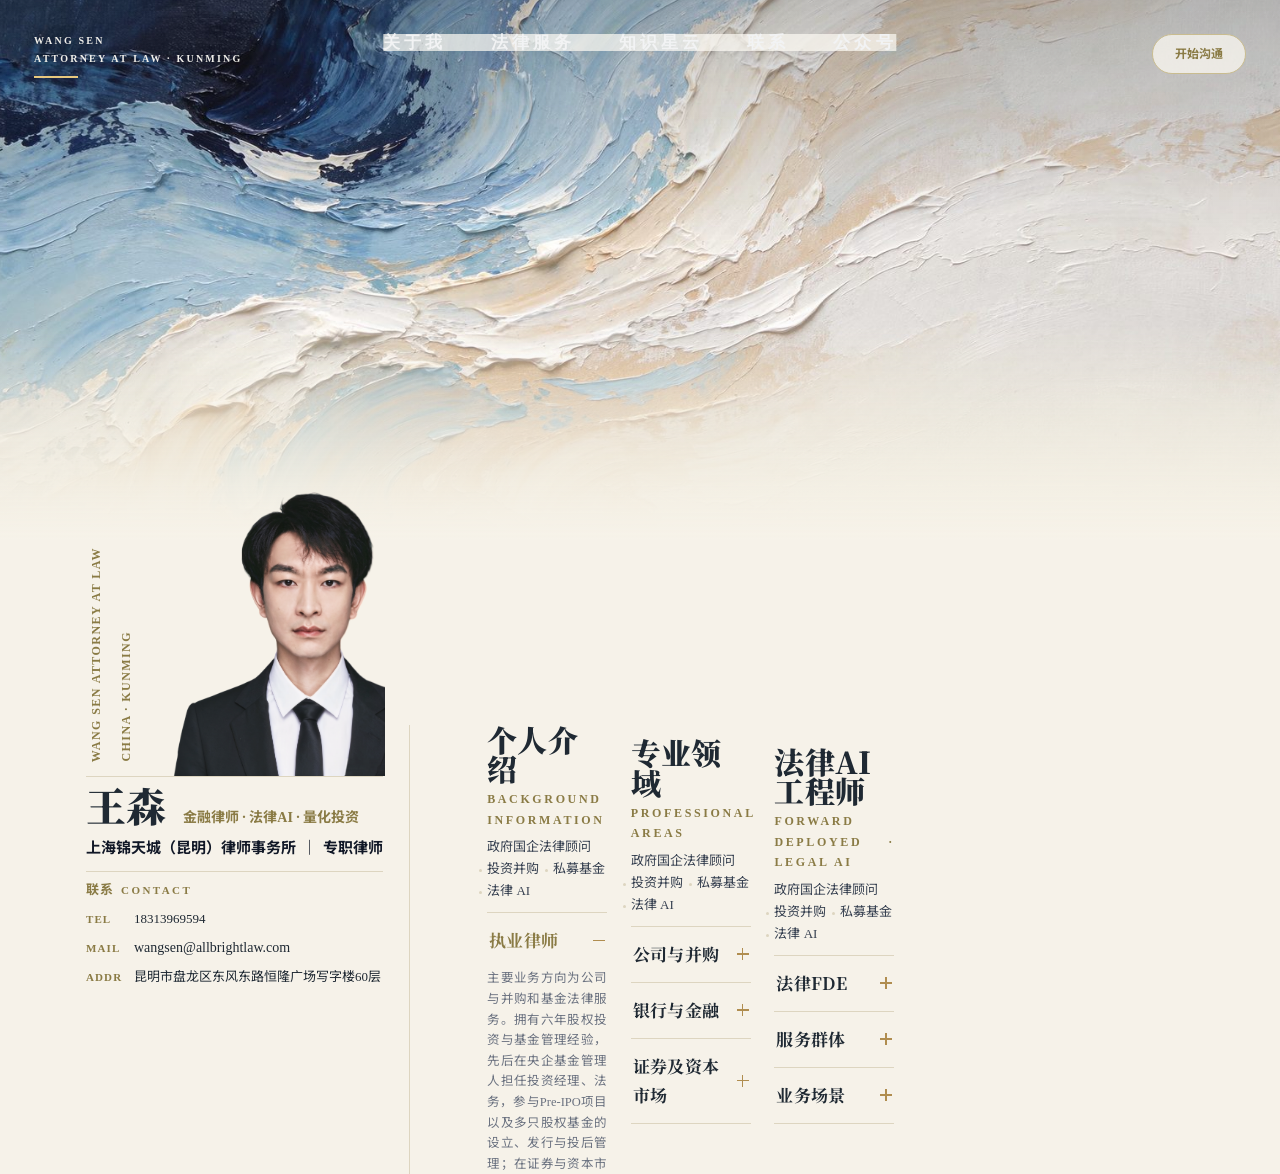
<file: articles/workbuddy-install-guide.html>
<!DOCTYPE html>
<html lang="zh-CN">
<head>
<meta charset="utf-8">
<meta name="viewport" content="width=device-width, initial-scale=1">
<title>本页面已并入主页</title>
<meta http-equiv="refresh" content="0; url=../modern/">
<link rel="canonical" href="../modern/">
<meta name="robots" content="noindex">
</head>
<body>
<p>这篇文章已并入主页。</p>
<p>如果没有自动跳转，请<a href="../modern/">前往主页</a>。</p>
</body>
</html>
</file>
<file: assets/fonts.css>
/* 本地字体（Google Fonts 官方精确子集 woff2，覆盖全站实际用字）
 * 完全离线可用，字形与 Google Fonts 版本一致。
 * 若新增大量中文后出现缺字，重跑 craft-tools/localize_fonts3.py 重新生成。
 * 字体文件 35 个，合计 1452KB，覆盖 1339 个字符
 */

@font-face {
  font-family: 'Noto Sans SC';
  font-style: normal;
  font-weight: 400;
  font-display: swap;
  src: url('./fonts/NotoSansSC-400-1.woff2') format('woff2');
  unicode-range: U+20-7e, U+a7, U+b0-b1, U+b7, U+c1, U+c9, U+cd, U+d3, U+d7, U+da, U+dd, U+e1, U+e9, U+ed, U+f3, U+fa, U+fd, U+106-107, U+139-13a, U+143-144, U+154-155, U+15a-15b, U+179-17a, U+1f4-1f5, U+301, U+3b4, U+3c0, U+3c6, U+3c9, U+3ce, U+1e30-1e31, U+1e3e-1e3f, U+1e54-1e55, U+1e82-1e83, U+2013-2014, U+2018-2019, U+201c-201d, U+2026, U+203a, U+2190, U+2192, U+2197, U+2212, U+221d, U+2248, U+2264-2265, U+2460-2469, U+2500, U+2550, U+25a0-25a1, U+25b2-25b3, U+25b6, U+25b8, U+25bc-25bd, U+25c6-25c8, U+25cb, U+25cf, U+2605-2606, U+26a0, U+270f, U+2713, U+2715, U+3000-3002, U+300a-300d, U+3010-3011, U+3014-3015, U+4e00-4e01, U+4e03, U+4e07, U+4e09-4e0b, U+4e0d-4e0e, U+4e13-4e14, U+4e16, U+4e1a, U+4e1c-4e1d, U+4e24-4e25, U+4e28, U+4e2a, U+4e2d, U+4e30, U+4e34, U+4e3a-4e3b, U+4e48-4e49, U+4e4b, U+4e58, U+4e5d, U+4e5f-4e60, U+4e66, U+4e70-4e71, U+4e86, U+4e88-4e89, U+4e8b-4e8c, U+4e8e-4e8f, U+4e91-4e92, U+4e94, U+4e9b, U+4ea4, U+4ea7, U+4eab-4eac, U+4eae, U+4eb2, U+4eba, U+4ebf-4ec0, U+4ec5, U+4eca-4ecb, U+4ecd-4ece, U+4ed6, U+4ed8, U+4ee3-4ee5, U+4ef2, U+4ef6-4ef7, U+4efb, U+4efd, U+4f01, U+4f17-4f1a, U+4f20, U+4f26, U+4f30, U+4f34, U+4f38, U+4f46, U+4f4d-4f4f, U+4f53, U+4f55, U+4f59, U+4f5c, U+4f60, U+4f7f, U+4f8b, U+4f9b, U+4f9d, U+4fa7, U+4fbf, U+4fdd, U+4fe1, U+4fee, U+5012, U+5019, U+501f, U+503a, U+503c, U+503e, U+5047, U+504f, U+505a, U+505c, U+5065, U+507f, U+50a8, U+50cf, U+5141, U+5143, U+5145, U+5148-5149, U+514d;
}
@font-face {
  font-family: 'Noto Sans SC';
  font-style: normal;
  font-weight: 400;
  font-display: swap;
  src: url('./fonts/NotoSansSC-400-2.woff2') format('woff2');
  unicode-range: U+5151, U+5165, U+5168, U+516b-516d, U+5171, U+5173-5174, U+5176-5178, U+517c, U+5185, U+518c-518d, U+5199, U+519c, U+51b0, U+51b2-51b3, U+51b5, U+51b7, U+51bb, U+51c0, U+51c6, U+51cf, U+51d1, U+51e0, U+51ed, U+51f6, U+51fa-51fb, U+51fd, U+5200, U+5206-5207, U+5211-5212, U+5217, U+5219-521b, U+5220, U+5224, U+5229, U+522b, U+5230, U+5236, U+5238, U+523b, U+524d, U+526a, U+526f, U+5272, U+529b, U+529e-52a1, U+52a8-52a9, U+52b3, U+52bf, U+52c9, U+52d2, U+52d8, U+52df, U+52e4, U+52fa, U+52fe-52ff, U+5305, U+5316-5317, U+5339-533a, U+5341, U+5347, U+534a, U+534f, U+5355, U+5357, U+5360-5361, U+5370, U+5373, U+5382, U+5386, U+538b, U+539a, U+539f, U+53bb, U+53c2, U+53c9-53ca, U+53cc-53cd, U+53d1, U+53d6-53d8, U+53e0, U+53e3, U+53e5-53e6, U+53ea, U+53ef-53f0, U+53f3, U+53f7-53f8, U+5404, U+5408, U+540c-540e, U+5411, U+5426, U+542b-542c, U+542f, U+5438, U+5448, U+544a, U+5458, U+5468, U+547c-547d, U+548c, U+54c1, U+54cd, U+54ea, U+552e-552f, U+5546, U+5584, U+5668, U+566a, U+56ca, U+56db, U+56de, U+56e0, U+56e2, U+56f0, U+56f4, U+56fa, U+56fd-56fe, U+5706, U+5728, U+5730, U+5733, U+573a, U+5740, U+5747, U+574f, U+5757, U+575a, U+5760, U+5782, U+5784, U+578b, U+57c3, U+57ce, U+57df, U+57f9-57fa, U+5806, U+5883, U+589e, U+58a8, U+58f0, U+58f3, U+5904, U+5907, U+590d, U+5916, U+591a, U+591f, U+5927, U+5929-592a, U+592e, U+5931, U+5934, U+5938-5939, U+5947, U+594f, U+5956-5957, U+597d, U+5982, U+59cb, U+59d3-59d4, U+59fb, U+5a5a, U+5a92, U+5b50, U+5b57-5b58, U+5b66, U+5b70, U+5b83, U+5b85, U+5b87, U+5b89, U+5b8b-5b8c, U+5b98-5b9a, U+5b9e, U+5ba1-5ba4, U+5bb6, U+5bb9, U+5bbd, U+5bc6, U+5bcc, U+5bdf, U+5bf8-5bf9, U+5bfc, U+5c01, U+5c06, U+5c0f, U+5c11, U+5c18, U+5c31, U+5c3a, U+5c3d-5c3e, U+5c40, U+5c42, U+5c45, U+5c49-5c4a, U+5c4f, U+5c55, U+5c5e, U+5c65, U+5c97, U+5cf0, U+5ddd-5dde, U+5de5-5de6, U+5dee, U+5df1-5df2, U+5e02-5e03, U+5e08, U+5e0c, U+5e26, U+5e38, U+5e42, U+5e45, U+5e55, U+5e72-5e74, U+5e76, U+5e7f, U+5e8f, U+5e93-5e95, U+5e9c, U+5e9f, U+5ea6-5ea7, U+5ead, U+5ec9, U+5ef6;
}
@font-face {
  font-family: 'Noto Sans SC';
  font-style: normal;
  font-weight: 400;
  font-display: swap;
  src: url('./fonts/NotoSansSC-400-3.woff2') format('woff2');
  unicode-range: U+5efa, U+5f00, U+5f02, U+5f04, U+5f0f, U+5f15, U+5f20, U+5f25, U+5f27, U+5f39-5f3a, U+5f52-5f53, U+5f55, U+5f62, U+5f69, U+5f71, U+5f7c, U+5f80-5f81, U+5f84-5f85, U+5f88, U+5f8b, U+5f97, U+5faa, U+5fae, U+5fb7, U+5fc3, U+5fc5, U+5fd8, U+5feb, U+5ff5, U+5ffd, U+6001, U+601d, U+6025, U+6027, U+603b, U+6052, U+6062, U+606f-6070, U+6089, U+60ac, U+60c5, U+60ef, U+60f3, U+610f, U+611f, U+613f, U+6162, U+6210-6211, U+6216, U+622a, U+6237, U+623f-6241, U+624b, U+624d, U+6253, U+6258, U+6263, U+6267, U+6269, U+626b, U+6279, U+627e-6280, U+628a, U+6295, U+6298, U+62a4-62a5, U+62ab, U+62b5, U+62bc-62bd, U+62c5-62c6, U+62c9, U+62d6, U+62e5-62e7, U+62e9, U+62ec, U+62f1, U+62fc-62fd, U+62ff, U+6301-6302, U+6307, U+6309, U+6311, U+6321, U+635f, U+6362, U+636e, U+6389, U+6392, U+63a2, U+63a5, U+63a7-63a8, U+63aa, U+63c9, U+63cf-63d0, U+63d2, U+63ed, U+63f4, U+641c, U+642d, U+6446-6447, U+6458, U+6491, U+649e, U+64a4, U+64ad, U+64c5, U+64cd-64ce, U+652f, U+6536, U+6539, U+653e-653f, U+6545, U+6548, U+6551, U+655b, U+6563, U+6570, U+6574, U+6587, U+6591, U+6597, U+6599, U+659c, U+65ad, U+65b0, U+65b9, U+65bd, U+65c5, U+65cb, U+65cf, U+65e0, U+65e2, U+65e5-65e7, U+65f6, U+6606, U+660e, U+6613, U+661f-6620, U+662f, U+663e, U+6655, U+666e-666f, U+667a, U+6682, U+6696-6697, U+66a8, U+66f4, U+66fe-6700, U+6708-6709, U+670d, U+671b, U+671d, U+671f, U+672a-672c, U+672f, U+673a, U+6742-6743, U+6746, U+6750, U+675c, U+675f, U+6761, U+6765, U+676d, U+677e-677f, U+6781, U+6784, U+6790, U+679c, U+67a2, U+67b6, U+67c4, U+67d0, U+67d3-67d4, U+67e5, U+6807, U+680f, U+6811, U+6821, U+6837-6839, U+683c, U+6846, U+6848, U+684c, U+6863, U+6865, U+68b3, U+68c0, U+68ee, U+692d, U+695a, U+697c, U+6982, U+69db, U+6a21, U+6a2a, U+6a59, U+6b20-6b22, U+6b3e, U+6b62-6b65, U+6b67, U+6b7b, U+6b8a-6b8b, U+6bb5, U+6bcd, U+6bcf, U+6bd4-6bd5, U+6bdb, U+6beb, U+6c11, U+6c14, U+6c34, U+6c38, U+6c42, U+6c47, U+6c5f, U+6c89, U+6c9f, U+6ca1, U+6caa, U+6cb3, U+6cb9, U+6cbb, U+6cbf, U+6cc4, U+6cd5, U+6ce8, U+6d01, U+6d1e, U+6d3b, U+6d3e, U+6d41, U+6d45, U+6d4b, U+6d4e-6d4f;
}
@font-face {
  font-family: 'Noto Sans SC';
  font-style: normal;
  font-weight: 400;
  font-display: swap;
  src: url('./fonts/NotoSansSC-400-4.woff2') format('woff2');
  unicode-range: U+6d6e, U+6d77, U+6d88-6d89, U+6da6, U+6dc0, U+6de1, U+6df1, U+6df7, U+6e05, U+6e10, U+6e21, U+6e29, U+6e32, U+6e90, U+6ea2, U+6eb6, U+6eda, U+6ee1, U+6f02, U+6f0f, U+6fc0, U+7075, U+70b9, U+70c1, U+70e6, U+7136, U+7167, U+719f, U+7206, U+7247-7248, U+724c, U+7279, U+72b6, U+72ec, U+732e, U+7387, U+7389, U+738b, U+7391, U+73af-73b0, U+73bb, U+73c0, U+73ca, U+73e0, U+7403, U+7406, U+7425, U+7434, U+7455, U+7483, U+7487, U+751f, U+7528, U+7531, U+7533, U+7535, U+753b, U+754c, U+7559, U+7565, U+758f, U+7591, U+75ab, U+75b5, U+75d5, U+767b, U+767d-767e, U+7684, U+76ae, U+76ca, U+76d1-76d2, U+76d6, U+76d8, U+76ee, U+76f4, U+76f8, U+7701, U+7709, U+770b, U+771f, U+773c, U+7740, U+7763, U+77e5, U+77ed-77ee, U+7801, U+7814, U+7834, U+7840, U+786c, U+786e, U+788d, U+7891, U+78b0, U+793a, U+795e, U+7968, U+7981, U+79bb, U+79c1, U+79cd, U+79d1-79d2, U+79df, U+79ef-79f0, U+79fb, U+7a00, U+7a0b, U+7a0d, U+7a3f, U+7a76, U+7a7a, U+7a81, U+7a84, U+7a97, U+7acb, U+7ad6, U+7ad9, U+7ade-7ae0, U+7aef, U+7b14, U+7b26, U+7b28, U+7b2c, U+7b49, U+7b52, U+7b54, U+7b56, U+7b79, U+7b7e, U+7b80, U+7b97, U+7ba1, U+7bb1, U+7bc7, U+7c07, U+7c3f, U+7c73, U+7c7b, U+7c92, U+7c97, U+7cbe, U+7cca, U+7cd9, U+7cfb, U+7d20, U+7d22, U+7d27, U+7d2b, U+7d2f, U+7ea0, U+7ea2, U+7ea6-7ea7, U+7eaa, U+7eac, U+7eaf, U+7eb3, U+7eb5, U+7eb7-7eb9, U+7ebf, U+7ec4, U+7ec6-7ec8, U+7ecd, U+7ecf, U+7ed3, U+7ed9, U+7edc, U+7edf, U+7ee7, U+7ee9, U+7eed, U+7ef4, U+7efc, U+7eff, U+7f13, U+7f15-7f16, U+7f18, U+7f1d, U+7f29-7f2a, U+7f34, U+7f3a, U+7f51, U+7f5a, U+7f6e, U+7f72, U+7fa4, U+7ffb, U+8003, U+8005, U+800c, U+804c, U+8054, U+8058, U+805a, U+806a, U+8096, U+80a1, U+80a9, U+80af, U+80cc, U+80f6, U+80fd, U+810a, U+8111, U+81ea, U+81f3-81f4, U+820d, U+822a, U+822c, U+826f, U+8272, U+827a, U+8282, U+82b1, U+82e5, U+82f1, U+8303, U+8361, U+8363, U+8389, U+83b7, U+83f1, U+8425, U+843d, U+8463, U+84dd, U+8584, U+85cf, U+865a, U+878d, U+87ba, U+884c-884d, U+8854, U+8861, U+8865, U+8868, U+8870, U+88ab, U+88c1, U+88c5, U+897f, U+8981, U+8986, U+89c1-89c2, U+89c4, U+89c6, U+89c8-89c9, U+89d2, U+89e3, U+89e6, U+8a89, U+8b66, U+8ba1-8ba2, U+8ba4, U+8ba9, U+8bad-8bae, U+8bb0, U+8bb8;
}
@font-face {
  font-family: 'Noto Sans SC';
  font-style: normal;
  font-weight: 400;
  font-display: swap;
  src: url('./fonts/NotoSansSC-400-5.woff2') format('woff2');
  unicode-range: U+8bba, U+8bbc, U+8bbe-8bbf, U+8bc1, U+8bc4, U+8bc6, U+8bc9, U+8bcd, U+8bd5, U+8bda, U+8bdd, U+8be2, U+8be5-8be6, U+8bed, U+8bef, U+8bf4, U+8bf7, U+8bfa-8bfb, U+8c03, U+8c08, U+8c13, U+8c26, U+8c31, U+8c41, U+8c46, U+8c61, U+8d1f, U+8d22-8d23, U+8d25-8d26, U+8d28, U+8d2d, U+8d34, U+8d37, U+8d41, U+8d44, U+8d4b-8d4c, U+8d4e, U+8d54, U+8d56, U+8d5b, U+8d64, U+8d70, U+8d77, U+8d85, U+8d8a-8d8b, U+8db3, U+8dc3, U+8dd1, U+8ddd, U+8ddf, U+8de8, U+8def, U+8df3, U+8df5, U+8e2a, U+8eab, U+8f66, U+8f68, U+8f6c, U+8f6e-8f6f, U+8f7d, U+8f83, U+8f85, U+8f89, U+8f91, U+8f93, U+8fb9, U+8fbe, U+8fc7, U+8fce, U+8fd0-8fd1, U+8fd4, U+8fd8-8fd9, U+8fdb-8fdf, U+8ff0, U+8ff9, U+8ffd, U+9000-9002, U+9009, U+900f-9010, U+9014, U+901a, U+901f, U+9047, U+904d, U+9053, U+9057, U+906e, U+907f, U+90a3, U+90ae, U+90bb, U+90e8, U+90fd, U+914d, U+91ca, U+91cc-91cf, U+91d1, U+9274, U+9488-9489, U+949f, U+94ae, U+94dc, U+94f6, U+94fa, U+94fe, U+9500-9501, U+9519-951a, U+9526, U+955c, U+957f, U+95e8, U+95ea, U+95ed-95ee, U+95f4, U+9605, U+9608, U+961f, U+9632-9634, U+9636, U+9644-9646, U+9648, U+964d, U+9650, U+9662, U+9664, U+9669, U+9677, U+9686, U+968f-9690, U+9694, U+9699, U+969c, U+96be, U+96c6, U+96f6, U+96fe, U+9700, U+9732, U+9752, U+9759, U+975e, U+9760, U+9762, U+9769, U+9875-9876, U+9879-987b, U+987e, U+9884, U+9886, U+9891, U+9897-9898, U+989c-989d, U+98ce, U+98de, U+9970-9971, U+9988, U+9996, U+9a71, U+9a7b, U+9a8c, U+9a91, U+9aa4, U+9aa8, U+9ad8, U+9ebb, U+9ed1, U+9ed8, U+9f50, U+9f99, U+fe0f, U+ff01, U+ff08-ff09, U+ff0b-ff0d, U+ff0f, U+ff1a-ff1b, U+ff1d, U+ff1f, U+ff5c, U+ff5e;
}
@font-face {
  font-family: 'Noto Sans SC';
  font-style: normal;
  font-weight: 500;
  font-display: swap;
  src: url('./fonts/NotoSansSC-500-1.woff2') format('woff2');
  unicode-range: U+20-7e, U+a7, U+b0-b1, U+b7, U+c1, U+c9, U+cd, U+d3, U+d7, U+da, U+dd, U+e1, U+e9, U+ed, U+f3, U+fa, U+fd, U+106-107, U+139-13a, U+143-144, U+154-155, U+15a-15b, U+179-17a, U+1f4-1f5, U+301, U+3b4, U+3c0, U+3c6, U+3c9, U+3ce, U+1e30-1e31, U+1e3e-1e3f, U+1e54-1e55, U+1e82-1e83, U+2013-2014, U+2018-2019, U+201c-201d, U+2026, U+203a, U+2190, U+2192, U+2197, U+2212, U+221d, U+2248, U+2264-2265, U+2460-2469, U+2500, U+2550, U+25a0-25a1, U+25b2-25b3, U+25b6, U+25b8, U+25bc-25bd, U+25c6-25c8, U+25cb, U+25cf, U+2605-2606, U+26a0, U+270f, U+2713, U+2715, U+3000-3002, U+300a-300d, U+3010-3011, U+3014-3015, U+4e00-4e01, U+4e03, U+4e07, U+4e09-4e0b, U+4e0d-4e0e, U+4e13-4e14, U+4e16, U+4e1a, U+4e1c-4e1d, U+4e24-4e25, U+4e28, U+4e2a, U+4e2d, U+4e30, U+4e34, U+4e3a-4e3b, U+4e48-4e49, U+4e4b, U+4e58, U+4e5d, U+4e5f-4e60, U+4e66, U+4e70-4e71, U+4e86, U+4e88-4e89, U+4e8b-4e8c, U+4e8e-4e8f, U+4e91-4e92, U+4e94, U+4e9b, U+4ea4, U+4ea7, U+4eab-4eac, U+4eae, U+4eb2, U+4eba, U+4ebf-4ec0, U+4ec5, U+4eca-4ecb, U+4ecd-4ece, U+4ed6, U+4ed8, U+4ee3-4ee5, U+4ef2, U+4ef6-4ef7, U+4efb, U+4efd, U+4f01, U+4f17-4f1a, U+4f20, U+4f26, U+4f30, U+4f34, U+4f38, U+4f46, U+4f4d-4f4f, U+4f53, U+4f55, U+4f59, U+4f5c, U+4f60, U+4f7f, U+4f8b, U+4f9b, U+4f9d, U+4fa7, U+4fbf, U+4fdd, U+4fe1, U+4fee, U+5012, U+5019, U+501f, U+503a, U+503c, U+503e, U+5047, U+504f, U+505a, U+505c, U+5065, U+507f, U+50a8, U+50cf, U+5141, U+5143, U+5145, U+5148-5149, U+514d;
}
@font-face {
  font-family: 'Noto Sans SC';
  font-style: normal;
  font-weight: 500;
  font-display: swap;
  src: url('./fonts/NotoSansSC-500-2.woff2') format('woff2');
  unicode-range: U+5151, U+5165, U+5168, U+516b-516d, U+5171, U+5173-5174, U+5176-5178, U+517c, U+5185, U+518c-518d, U+5199, U+519c, U+51b0, U+51b2-51b3, U+51b5, U+51b7, U+51bb, U+51c0, U+51c6, U+51cf, U+51d1, U+51e0, U+51ed, U+51f6, U+51fa-51fb, U+51fd, U+5200, U+5206-5207, U+5211-5212, U+5217, U+5219-521b, U+5220, U+5224, U+5229, U+522b, U+5230, U+5236, U+5238, U+523b, U+524d, U+526a, U+526f, U+5272, U+529b, U+529e-52a1, U+52a8-52a9, U+52b3, U+52bf, U+52c9, U+52d2, U+52d8, U+52df, U+52e4, U+52fa, U+52fe-52ff, U+5305, U+5316-5317, U+5339-533a, U+5341, U+5347, U+534a, U+534f, U+5355, U+5357, U+5360-5361, U+5370, U+5373, U+5382, U+5386, U+538b, U+539a, U+539f, U+53bb, U+53c2, U+53c9-53ca, U+53cc-53cd, U+53d1, U+53d6-53d8, U+53e0, U+53e3, U+53e5-53e6, U+53ea, U+53ef-53f0, U+53f3, U+53f7-53f8, U+5404, U+5408, U+540c-540e, U+5411, U+5426, U+542b-542c, U+542f, U+5438, U+5448, U+544a, U+5458, U+5468, U+547c-547d, U+548c, U+54c1, U+54cd, U+54ea, U+552e-552f, U+5546, U+5584, U+5668, U+566a, U+56ca, U+56db, U+56de, U+56e0, U+56e2, U+56f0, U+56f4, U+56fa, U+56fd-56fe, U+5706, U+5728, U+5730, U+5733, U+573a, U+5740, U+5747, U+574f, U+5757, U+575a, U+5760, U+5782, U+5784, U+578b, U+57c3, U+57ce, U+57df, U+57f9-57fa, U+5806, U+5883, U+589e, U+58a8, U+58f0, U+58f3, U+5904, U+5907, U+590d, U+5916, U+591a, U+591f, U+5927, U+5929-592a, U+592e, U+5931, U+5934, U+5938-5939, U+5947, U+594f, U+5956-5957, U+597d, U+5982, U+59cb, U+59d3-59d4, U+59fb, U+5a5a, U+5a92, U+5b50, U+5b57-5b58, U+5b66, U+5b70, U+5b83, U+5b85, U+5b87, U+5b89, U+5b8b-5b8c, U+5b98-5b9a, U+5b9e, U+5ba1-5ba4, U+5bb6, U+5bb9, U+5bbd, U+5bc6, U+5bcc, U+5bdf, U+5bf8-5bf9, U+5bfc, U+5c01, U+5c06, U+5c0f, U+5c11, U+5c18, U+5c31, U+5c3a, U+5c3d-5c3e, U+5c40, U+5c42, U+5c45, U+5c49-5c4a, U+5c4f, U+5c55, U+5c5e, U+5c65, U+5c97, U+5cf0, U+5ddd-5dde, U+5de5-5de6, U+5dee, U+5df1-5df2, U+5e02-5e03, U+5e08, U+5e0c, U+5e26, U+5e38, U+5e42, U+5e45, U+5e55, U+5e72-5e74, U+5e76, U+5e7f, U+5e8f, U+5e93-5e95, U+5e9c, U+5e9f, U+5ea6-5ea7, U+5ead, U+5ec9, U+5ef6;
}
@font-face {
  font-family: 'Noto Sans SC';
  font-style: normal;
  font-weight: 500;
  font-display: swap;
  src: url('./fonts/NotoSansSC-500-3.woff2') format('woff2');
  unicode-range: U+5efa, U+5f00, U+5f02, U+5f04, U+5f0f, U+5f15, U+5f20, U+5f25, U+5f27, U+5f39-5f3a, U+5f52-5f53, U+5f55, U+5f62, U+5f69, U+5f71, U+5f7c, U+5f80-5f81, U+5f84-5f85, U+5f88, U+5f8b, U+5f97, U+5faa, U+5fae, U+5fb7, U+5fc3, U+5fc5, U+5fd8, U+5feb, U+5ff5, U+5ffd, U+6001, U+601d, U+6025, U+6027, U+603b, U+6052, U+6062, U+606f-6070, U+6089, U+60ac, U+60c5, U+60ef, U+60f3, U+610f, U+611f, U+613f, U+6162, U+6210-6211, U+6216, U+622a, U+6237, U+623f-6241, U+624b, U+624d, U+6253, U+6258, U+6263, U+6267, U+6269, U+626b, U+6279, U+627e-6280, U+628a, U+6295, U+6298, U+62a4-62a5, U+62ab, U+62b5, U+62bc-62bd, U+62c5-62c6, U+62c9, U+62d6, U+62e5-62e7, U+62e9, U+62ec, U+62f1, U+62fc-62fd, U+62ff, U+6301-6302, U+6307, U+6309, U+6311, U+6321, U+635f, U+6362, U+636e, U+6389, U+6392, U+63a2, U+63a5, U+63a7-63a8, U+63aa, U+63c9, U+63cf-63d0, U+63d2, U+63ed, U+63f4, U+641c, U+642d, U+6446-6447, U+6458, U+6491, U+649e, U+64a4, U+64ad, U+64c5, U+64cd-64ce, U+652f, U+6536, U+6539, U+653e-653f, U+6545, U+6548, U+6551, U+655b, U+6563, U+6570, U+6574, U+6587, U+6591, U+6597, U+6599, U+659c, U+65ad, U+65b0, U+65b9, U+65bd, U+65c5, U+65cb, U+65cf, U+65e0, U+65e2, U+65e5-65e7, U+65f6, U+6606, U+660e, U+6613, U+661f-6620, U+662f, U+663e, U+6655, U+666e-666f, U+667a, U+6682, U+6696-6697, U+66a8, U+66f4, U+66fe-6700, U+6708-6709, U+670d, U+671b, U+671d, U+671f, U+672a-672c, U+672f, U+673a, U+6742-6743, U+6746, U+6750, U+675c, U+675f, U+6761, U+6765, U+676d, U+677e-677f, U+6781, U+6784, U+6790, U+679c, U+67a2, U+67b6, U+67c4, U+67d0, U+67d3-67d4, U+67e5, U+6807, U+680f, U+6811, U+6821, U+6837-6839, U+683c, U+6846, U+6848, U+684c, U+6863, U+6865, U+68b3, U+68c0, U+68ee, U+692d, U+695a, U+697c, U+6982, U+69db, U+6a21, U+6a2a, U+6a59, U+6b20-6b22, U+6b3e, U+6b62-6b65, U+6b67, U+6b7b, U+6b8a-6b8b, U+6bb5, U+6bcd, U+6bcf, U+6bd4-6bd5, U+6bdb, U+6beb, U+6c11, U+6c14, U+6c34, U+6c38, U+6c42, U+6c47, U+6c5f, U+6c89, U+6c9f, U+6ca1, U+6caa, U+6cb3, U+6cb9, U+6cbb, U+6cbf, U+6cc4, U+6cd5, U+6ce8, U+6d01, U+6d1e, U+6d3b, U+6d3e, U+6d41, U+6d45, U+6d4b, U+6d4e-6d4f;
}
@font-face {
  font-family: 'Noto Sans SC';
  font-style: normal;
  font-weight: 500;
  font-display: swap;
  src: url('./fonts/NotoSansSC-500-4.woff2') format('woff2');
  unicode-range: U+6d6e, U+6d77, U+6d88-6d89, U+6da6, U+6dc0, U+6de1, U+6df1, U+6df7, U+6e05, U+6e10, U+6e21, U+6e29, U+6e32, U+6e90, U+6ea2, U+6eb6, U+6eda, U+6ee1, U+6f02, U+6f0f, U+6fc0, U+7075, U+70b9, U+70c1, U+70e6, U+7136, U+7167, U+719f, U+7206, U+7247-7248, U+724c, U+7279, U+72b6, U+72ec, U+732e, U+7387, U+7389, U+738b, U+7391, U+73af-73b0, U+73bb, U+73c0, U+73ca, U+73e0, U+7403, U+7406, U+7425, U+7434, U+7455, U+7483, U+7487, U+751f, U+7528, U+7531, U+7533, U+7535, U+753b, U+754c, U+7559, U+7565, U+758f, U+7591, U+75ab, U+75b5, U+75d5, U+767b, U+767d-767e, U+7684, U+76ae, U+76ca, U+76d1-76d2, U+76d6, U+76d8, U+76ee, U+76f4, U+76f8, U+7701, U+7709, U+770b, U+771f, U+773c, U+7740, U+7763, U+77e5, U+77ed-77ee, U+7801, U+7814, U+7834, U+7840, U+786c, U+786e, U+788d, U+7891, U+78b0, U+793a, U+795e, U+7968, U+7981, U+79bb, U+79c1, U+79cd, U+79d1-79d2, U+79df, U+79ef-79f0, U+79fb, U+7a00, U+7a0b, U+7a0d, U+7a3f, U+7a76, U+7a7a, U+7a81, U+7a84, U+7a97, U+7acb, U+7ad6, U+7ad9, U+7ade-7ae0, U+7aef, U+7b14, U+7b26, U+7b28, U+7b2c, U+7b49, U+7b52, U+7b54, U+7b56, U+7b79, U+7b7e, U+7b80, U+7b97, U+7ba1, U+7bb1, U+7bc7, U+7c07, U+7c3f, U+7c73, U+7c7b, U+7c92, U+7c97, U+7cbe, U+7cca, U+7cd9, U+7cfb, U+7d20, U+7d22, U+7d27, U+7d2b, U+7d2f, U+7ea0, U+7ea2, U+7ea6-7ea7, U+7eaa, U+7eac, U+7eaf, U+7eb3, U+7eb5, U+7eb7-7eb9, U+7ebf, U+7ec4, U+7ec6-7ec8, U+7ecd, U+7ecf, U+7ed3, U+7ed9, U+7edc, U+7edf, U+7ee7, U+7ee9, U+7eed, U+7ef4, U+7efc, U+7eff, U+7f13, U+7f15-7f16, U+7f18, U+7f1d, U+7f29-7f2a, U+7f34, U+7f3a, U+7f51, U+7f5a, U+7f6e, U+7f72, U+7fa4, U+7ffb, U+8003, U+8005, U+800c, U+804c, U+8054, U+8058, U+805a, U+806a, U+8096, U+80a1, U+80a9, U+80af, U+80cc, U+80f6, U+80fd, U+810a, U+8111, U+81ea, U+81f3-81f4, U+820d, U+822a, U+822c, U+826f, U+8272, U+827a, U+8282, U+82b1, U+82e5, U+82f1, U+8303, U+8361, U+8363, U+8389, U+83b7, U+83f1, U+8425, U+843d, U+8463, U+84dd, U+8584, U+85cf, U+865a, U+878d, U+87ba, U+884c-884d, U+8854, U+8861, U+8865, U+8868, U+8870, U+88ab, U+88c1, U+88c5, U+897f, U+8981, U+8986, U+89c1-89c2, U+89c4, U+89c6, U+89c8-89c9, U+89d2, U+89e3, U+89e6, U+8a89, U+8b66, U+8ba1-8ba2, U+8ba4, U+8ba9, U+8bad-8bae, U+8bb0, U+8bb8;
}
@font-face {
  font-family: 'Noto Sans SC';
  font-style: normal;
  font-weight: 500;
  font-display: swap;
  src: url('./fonts/NotoSansSC-500-5.woff2') format('woff2');
  unicode-range: U+8bba, U+8bbc, U+8bbe-8bbf, U+8bc1, U+8bc4, U+8bc6, U+8bc9, U+8bcd, U+8bd5, U+8bda, U+8bdd, U+8be2, U+8be5-8be6, U+8bed, U+8bef, U+8bf4, U+8bf7, U+8bfa-8bfb, U+8c03, U+8c08, U+8c13, U+8c26, U+8c31, U+8c41, U+8c46, U+8c61, U+8d1f, U+8d22-8d23, U+8d25-8d26, U+8d28, U+8d2d, U+8d34, U+8d37, U+8d41, U+8d44, U+8d4b-8d4c, U+8d4e, U+8d54, U+8d56, U+8d5b, U+8d64, U+8d70, U+8d77, U+8d85, U+8d8a-8d8b, U+8db3, U+8dc3, U+8dd1, U+8ddd, U+8ddf, U+8de8, U+8def, U+8df3, U+8df5, U+8e2a, U+8eab, U+8f66, U+8f68, U+8f6c, U+8f6e-8f6f, U+8f7d, U+8f83, U+8f85, U+8f89, U+8f91, U+8f93, U+8fb9, U+8fbe, U+8fc7, U+8fce, U+8fd0-8fd1, U+8fd4, U+8fd8-8fd9, U+8fdb-8fdf, U+8ff0, U+8ff9, U+8ffd, U+9000-9002, U+9009, U+900f-9010, U+9014, U+901a, U+901f, U+9047, U+904d, U+9053, U+9057, U+906e, U+907f, U+90a3, U+90ae, U+90bb, U+90e8, U+90fd, U+914d, U+91ca, U+91cc-91cf, U+91d1, U+9274, U+9488-9489, U+949f, U+94ae, U+94dc, U+94f6, U+94fa, U+94fe, U+9500-9501, U+9519-951a, U+9526, U+955c, U+957f, U+95e8, U+95ea, U+95ed-95ee, U+95f4, U+9605, U+9608, U+961f, U+9632-9634, U+9636, U+9644-9646, U+9648, U+964d, U+9650, U+9662, U+9664, U+9669, U+9677, U+9686, U+968f-9690, U+9694, U+9699, U+969c, U+96be, U+96c6, U+96f6, U+96fe, U+9700, U+9732, U+9752, U+9759, U+975e, U+9760, U+9762, U+9769, U+9875-9876, U+9879-987b, U+987e, U+9884, U+9886, U+9891, U+9897-9898, U+989c-989d, U+98ce, U+98de, U+9970-9971, U+9988, U+9996, U+9a71, U+9a7b, U+9a8c, U+9a91, U+9aa4, U+9aa8, U+9ad8, U+9ebb, U+9ed1, U+9ed8, U+9f50, U+9f99, U+fe0f, U+ff01, U+ff08-ff09, U+ff0b-ff0d, U+ff0f, U+ff1a-ff1b, U+ff1d, U+ff1f, U+ff5c, U+ff5e;
}
@font-face {
  font-family: 'Noto Sans SC';
  font-style: normal;
  font-weight: 600;
  font-display: swap;
  src: url('./fonts/NotoSansSC-600-1.woff2') format('woff2');
  unicode-range: U+20-7e, U+a7, U+b0-b1, U+b7, U+c1, U+c9, U+cd, U+d3, U+d7, U+da, U+dd, U+e1, U+e9, U+ed, U+f3, U+fa, U+fd, U+106-107, U+139-13a, U+143-144, U+154-155, U+15a-15b, U+179-17a, U+1f4-1f5, U+301, U+3b4, U+3c0, U+3c6, U+3c9, U+3ce, U+1e30-1e31, U+1e3e-1e3f, U+1e54-1e55, U+1e82-1e83, U+2013-2014, U+2018-2019, U+201c-201d, U+2026, U+203a, U+2190, U+2192, U+2197, U+2212, U+221d, U+2248, U+2264-2265, U+2460-2469, U+2500, U+2550, U+25a0-25a1, U+25b2-25b3, U+25b6, U+25b8, U+25bc-25bd, U+25c6-25c8, U+25cb, U+25cf, U+2605-2606, U+26a0, U+270f, U+2713, U+2715, U+3000-3002, U+300a-300d, U+3010-3011, U+3014-3015, U+4e00-4e01, U+4e03, U+4e07, U+4e09-4e0b, U+4e0d-4e0e, U+4e13-4e14, U+4e16, U+4e1a, U+4e1c-4e1d, U+4e24-4e25, U+4e28, U+4e2a, U+4e2d, U+4e30, U+4e34, U+4e3a-4e3b, U+4e48-4e49, U+4e4b, U+4e58, U+4e5d, U+4e5f-4e60, U+4e66, U+4e70-4e71, U+4e86, U+4e88-4e89, U+4e8b-4e8c, U+4e8e-4e8f, U+4e91-4e92, U+4e94, U+4e9b, U+4ea4, U+4ea7, U+4eab-4eac, U+4eae, U+4eb2, U+4eba, U+4ebf-4ec0, U+4ec5, U+4eca-4ecb, U+4ecd-4ece, U+4ed6, U+4ed8, U+4ee3-4ee5, U+4ef2, U+4ef6-4ef7, U+4efb, U+4efd, U+4f01, U+4f17-4f1a, U+4f20, U+4f26, U+4f30, U+4f34, U+4f38, U+4f46, U+4f4d-4f4f, U+4f53, U+4f55, U+4f59, U+4f5c, U+4f60, U+4f7f, U+4f8b, U+4f9b, U+4f9d, U+4fa7, U+4fbf, U+4fdd, U+4fe1, U+4fee, U+5012, U+5019, U+501f, U+503a, U+503c, U+503e, U+5047, U+504f, U+505a, U+505c, U+5065, U+507f, U+50a8, U+50cf, U+5141, U+5143, U+5145, U+5148-5149, U+514d;
}
@font-face {
  font-family: 'Noto Sans SC';
  font-style: normal;
  font-weight: 600;
  font-display: swap;
  src: url('./fonts/NotoSansSC-600-2.woff2') format('woff2');
  unicode-range: U+5151, U+5165, U+5168, U+516b-516d, U+5171, U+5173-5174, U+5176-5178, U+517c, U+5185, U+518c-518d, U+5199, U+519c, U+51b0, U+51b2-51b3, U+51b5, U+51b7, U+51bb, U+51c0, U+51c6, U+51cf, U+51d1, U+51e0, U+51ed, U+51f6, U+51fa-51fb, U+51fd, U+5200, U+5206-5207, U+5211-5212, U+5217, U+5219-521b, U+5220, U+5224, U+5229, U+522b, U+5230, U+5236, U+5238, U+523b, U+524d, U+526a, U+526f, U+5272, U+529b, U+529e-52a1, U+52a8-52a9, U+52b3, U+52bf, U+52c9, U+52d2, U+52d8, U+52df, U+52e4, U+52fa, U+52fe-52ff, U+5305, U+5316-5317, U+5339-533a, U+5341, U+5347, U+534a, U+534f, U+5355, U+5357, U+5360-5361, U+5370, U+5373, U+5382, U+5386, U+538b, U+539a, U+539f, U+53bb, U+53c2, U+53c9-53ca, U+53cc-53cd, U+53d1, U+53d6-53d8, U+53e0, U+53e3, U+53e5-53e6, U+53ea, U+53ef-53f0, U+53f3, U+53f7-53f8, U+5404, U+5408, U+540c-540e, U+5411, U+5426, U+542b-542c, U+542f, U+5438, U+5448, U+544a, U+5458, U+5468, U+547c-547d, U+548c, U+54c1, U+54cd, U+54ea, U+552e-552f, U+5546, U+5584, U+5668, U+566a, U+56ca, U+56db, U+56de, U+56e0, U+56e2, U+56f0, U+56f4, U+56fa, U+56fd-56fe, U+5706, U+5728, U+5730, U+5733, U+573a, U+5740, U+5747, U+574f, U+5757, U+575a, U+5760, U+5782, U+5784, U+578b, U+57c3, U+57ce, U+57df, U+57f9-57fa, U+5806, U+5883, U+589e, U+58a8, U+58f0, U+58f3, U+5904, U+5907, U+590d, U+5916, U+591a, U+591f, U+5927, U+5929-592a, U+592e, U+5931, U+5934, U+5938-5939, U+5947, U+594f, U+5956-5957, U+597d, U+5982, U+59cb, U+59d3-59d4, U+59fb, U+5a5a, U+5a92, U+5b50, U+5b57-5b58, U+5b66, U+5b70, U+5b83, U+5b85, U+5b87, U+5b89, U+5b8b-5b8c, U+5b98-5b9a, U+5b9e, U+5ba1-5ba4, U+5bb6, U+5bb9, U+5bbd, U+5bc6, U+5bcc, U+5bdf, U+5bf8-5bf9, U+5bfc, U+5c01, U+5c06, U+5c0f, U+5c11, U+5c18, U+5c31, U+5c3a, U+5c3d-5c3e, U+5c40, U+5c42, U+5c45, U+5c49-5c4a, U+5c4f, U+5c55, U+5c5e, U+5c65, U+5c97, U+5cf0, U+5ddd-5dde, U+5de5-5de6, U+5dee, U+5df1-5df2, U+5e02-5e03, U+5e08, U+5e0c, U+5e26, U+5e38, U+5e42, U+5e45, U+5e55, U+5e72-5e74, U+5e76, U+5e7f, U+5e8f, U+5e93-5e95, U+5e9c, U+5e9f, U+5ea6-5ea7, U+5ead, U+5ec9, U+5ef6;
}
@font-face {
  font-family: 'Noto Sans SC';
  font-style: normal;
  font-weight: 600;
  font-display: swap;
  src: url('./fonts/NotoSansSC-600-3.woff2') format('woff2');
  unicode-range: U+5efa, U+5f00, U+5f02, U+5f04, U+5f0f, U+5f15, U+5f20, U+5f25, U+5f27, U+5f39-5f3a, U+5f52-5f53, U+5f55, U+5f62, U+5f69, U+5f71, U+5f7c, U+5f80-5f81, U+5f84-5f85, U+5f88, U+5f8b, U+5f97, U+5faa, U+5fae, U+5fb7, U+5fc3, U+5fc5, U+5fd8, U+5feb, U+5ff5, U+5ffd, U+6001, U+601d, U+6025, U+6027, U+603b, U+6052, U+6062, U+606f-6070, U+6089, U+60ac, U+60c5, U+60ef, U+60f3, U+610f, U+611f, U+613f, U+6162, U+6210-6211, U+6216, U+622a, U+6237, U+623f-6241, U+624b, U+624d, U+6253, U+6258, U+6263, U+6267, U+6269, U+626b, U+6279, U+627e-6280, U+628a, U+6295, U+6298, U+62a4-62a5, U+62ab, U+62b5, U+62bc-62bd, U+62c5-62c6, U+62c9, U+62d6, U+62e5-62e7, U+62e9, U+62ec, U+62f1, U+62fc-62fd, U+62ff, U+6301-6302, U+6307, U+6309, U+6311, U+6321, U+635f, U+6362, U+636e, U+6389, U+6392, U+63a2, U+63a5, U+63a7-63a8, U+63aa, U+63c9, U+63cf-63d0, U+63d2, U+63ed, U+63f4, U+641c, U+642d, U+6446-6447, U+6458, U+6491, U+649e, U+64a4, U+64ad, U+64c5, U+64cd-64ce, U+652f, U+6536, U+6539, U+653e-653f, U+6545, U+6548, U+6551, U+655b, U+6563, U+6570, U+6574, U+6587, U+6591, U+6597, U+6599, U+659c, U+65ad, U+65b0, U+65b9, U+65bd, U+65c5, U+65cb, U+65cf, U+65e0, U+65e2, U+65e5-65e7, U+65f6, U+6606, U+660e, U+6613, U+661f-6620, U+662f, U+663e, U+6655, U+666e-666f, U+667a, U+6682, U+6696-6697, U+66a8, U+66f4, U+66fe-6700, U+6708-6709, U+670d, U+671b, U+671d, U+671f, U+672a-672c, U+672f, U+673a, U+6742-6743, U+6746, U+6750, U+675c, U+675f, U+6761, U+6765, U+676d, U+677e-677f, U+6781, U+6784, U+6790, U+679c, U+67a2, U+67b6, U+67c4, U+67d0, U+67d3-67d4, U+67e5, U+6807, U+680f, U+6811, U+6821, U+6837-6839, U+683c, U+6846, U+6848, U+684c, U+6863, U+6865, U+68b3, U+68c0, U+68ee, U+692d, U+695a, U+697c, U+6982, U+69db, U+6a21, U+6a2a, U+6a59, U+6b20-6b22, U+6b3e, U+6b62-6b65, U+6b67, U+6b7b, U+6b8a-6b8b, U+6bb5, U+6bcd, U+6bcf, U+6bd4-6bd5, U+6bdb, U+6beb, U+6c11, U+6c14, U+6c34, U+6c38, U+6c42, U+6c47, U+6c5f, U+6c89, U+6c9f, U+6ca1, U+6caa, U+6cb3, U+6cb9, U+6cbb, U+6cbf, U+6cc4, U+6cd5, U+6ce8, U+6d01, U+6d1e, U+6d3b, U+6d3e, U+6d41, U+6d45, U+6d4b, U+6d4e-6d4f;
}
@font-face {
  font-family: 'Noto Sans SC';
  font-style: normal;
  font-weight: 600;
  font-display: swap;
  src: url('./fonts/NotoSansSC-600-4.woff2') format('woff2');
  unicode-range: U+6d6e, U+6d77, U+6d88-6d89, U+6da6, U+6dc0, U+6de1, U+6df1, U+6df7, U+6e05, U+6e10, U+6e21, U+6e29, U+6e32, U+6e90, U+6ea2, U+6eb6, U+6eda, U+6ee1, U+6f02, U+6f0f, U+6fc0, U+7075, U+70b9, U+70c1, U+70e6, U+7136, U+7167, U+719f, U+7206, U+7247-7248, U+724c, U+7279, U+72b6, U+72ec, U+732e, U+7387, U+7389, U+738b, U+7391, U+73af-73b0, U+73bb, U+73c0, U+73ca, U+73e0, U+7403, U+7406, U+7425, U+7434, U+7455, U+7483, U+7487, U+751f, U+7528, U+7531, U+7533, U+7535, U+753b, U+754c, U+7559, U+7565, U+758f, U+7591, U+75ab, U+75b5, U+75d5, U+767b, U+767d-767e, U+7684, U+76ae, U+76ca, U+76d1-76d2, U+76d6, U+76d8, U+76ee, U+76f4, U+76f8, U+7701, U+7709, U+770b, U+771f, U+773c, U+7740, U+7763, U+77e5, U+77ed-77ee, U+7801, U+7814, U+7834, U+7840, U+786c, U+786e, U+788d, U+7891, U+78b0, U+793a, U+795e, U+7968, U+7981, U+79bb, U+79c1, U+79cd, U+79d1-79d2, U+79df, U+79ef-79f0, U+79fb, U+7a00, U+7a0b, U+7a0d, U+7a3f, U+7a76, U+7a7a, U+7a81, U+7a84, U+7a97, U+7acb, U+7ad6, U+7ad9, U+7ade-7ae0, U+7aef, U+7b14, U+7b26, U+7b28, U+7b2c, U+7b49, U+7b52, U+7b54, U+7b56, U+7b79, U+7b7e, U+7b80, U+7b97, U+7ba1, U+7bb1, U+7bc7, U+7c07, U+7c3f, U+7c73, U+7c7b, U+7c92, U+7c97, U+7cbe, U+7cca, U+7cd9, U+7cfb, U+7d20, U+7d22, U+7d27, U+7d2b, U+7d2f, U+7ea0, U+7ea2, U+7ea6-7ea7, U+7eaa, U+7eac, U+7eaf, U+7eb3, U+7eb5, U+7eb7-7eb9, U+7ebf, U+7ec4, U+7ec6-7ec8, U+7ecd, U+7ecf, U+7ed3, U+7ed9, U+7edc, U+7edf, U+7ee7, U+7ee9, U+7eed, U+7ef4, U+7efc, U+7eff, U+7f13, U+7f15-7f16, U+7f18, U+7f1d, U+7f29-7f2a, U+7f34, U+7f3a, U+7f51, U+7f5a, U+7f6e, U+7f72, U+7fa4, U+7ffb, U+8003, U+8005, U+800c, U+804c, U+8054, U+8058, U+805a, U+806a, U+8096, U+80a1, U+80a9, U+80af, U+80cc, U+80f6, U+80fd, U+810a, U+8111, U+81ea, U+81f3-81f4, U+820d, U+822a, U+822c, U+826f, U+8272, U+827a, U+8282, U+82b1, U+82e5, U+82f1, U+8303, U+8361, U+8363, U+8389, U+83b7, U+83f1, U+8425, U+843d, U+8463, U+84dd, U+8584, U+85cf, U+865a, U+878d, U+87ba, U+884c-884d, U+8854, U+8861, U+8865, U+8868, U+8870, U+88ab, U+88c1, U+88c5, U+897f, U+8981, U+8986, U+89c1-89c2, U+89c4, U+89c6, U+89c8-89c9, U+89d2, U+89e3, U+89e6, U+8a89, U+8b66, U+8ba1-8ba2, U+8ba4, U+8ba9, U+8bad-8bae, U+8bb0, U+8bb8;
}
@font-face {
  font-family: 'Noto Sans SC';
  font-style: normal;
  font-weight: 600;
  font-display: swap;
  src: url('./fonts/NotoSansSC-600-5.woff2') format('woff2');
  unicode-range: U+8bba, U+8bbc, U+8bbe-8bbf, U+8bc1, U+8bc4, U+8bc6, U+8bc9, U+8bcd, U+8bd5, U+8bda, U+8bdd, U+8be2, U+8be5-8be6, U+8bed, U+8bef, U+8bf4, U+8bf7, U+8bfa-8bfb, U+8c03, U+8c08, U+8c13, U+8c26, U+8c31, U+8c41, U+8c46, U+8c61, U+8d1f, U+8d22-8d23, U+8d25-8d26, U+8d28, U+8d2d, U+8d34, U+8d37, U+8d41, U+8d44, U+8d4b-8d4c, U+8d4e, U+8d54, U+8d56, U+8d5b, U+8d64, U+8d70, U+8d77, U+8d85, U+8d8a-8d8b, U+8db3, U+8dc3, U+8dd1, U+8ddd, U+8ddf, U+8de8, U+8def, U+8df3, U+8df5, U+8e2a, U+8eab, U+8f66, U+8f68, U+8f6c, U+8f6e-8f6f, U+8f7d, U+8f83, U+8f85, U+8f89, U+8f91, U+8f93, U+8fb9, U+8fbe, U+8fc7, U+8fce, U+8fd0-8fd1, U+8fd4, U+8fd8-8fd9, U+8fdb-8fdf, U+8ff0, U+8ff9, U+8ffd, U+9000-9002, U+9009, U+900f-9010, U+9014, U+901a, U+901f, U+9047, U+904d, U+9053, U+9057, U+906e, U+907f, U+90a3, U+90ae, U+90bb, U+90e8, U+90fd, U+914d, U+91ca, U+91cc-91cf, U+91d1, U+9274, U+9488-9489, U+949f, U+94ae, U+94dc, U+94f6, U+94fa, U+94fe, U+9500-9501, U+9519-951a, U+9526, U+955c, U+957f, U+95e8, U+95ea, U+95ed-95ee, U+95f4, U+9605, U+9608, U+961f, U+9632-9634, U+9636, U+9644-9646, U+9648, U+964d, U+9650, U+9662, U+9664, U+9669, U+9677, U+9686, U+968f-9690, U+9694, U+9699, U+969c, U+96be, U+96c6, U+96f6, U+96fe, U+9700, U+9732, U+9752, U+9759, U+975e, U+9760, U+9762, U+9769, U+9875-9876, U+9879-987b, U+987e, U+9884, U+9886, U+9891, U+9897-9898, U+989c-989d, U+98ce, U+98de, U+9970-9971, U+9988, U+9996, U+9a71, U+9a7b, U+9a8c, U+9a91, U+9aa4, U+9aa8, U+9ad8, U+9ebb, U+9ed1, U+9ed8, U+9f50, U+9f99, U+fe0f, U+ff01, U+ff08-ff09, U+ff0b-ff0d, U+ff0f, U+ff1a-ff1b, U+ff1d, U+ff1f, U+ff5c, U+ff5e;
}
@font-face {
  font-family: 'Noto Sans SC';
  font-style: normal;
  font-weight: 700;
  font-display: swap;
  src: url('./fonts/NotoSansSC-700-1.woff2') format('woff2');
  unicode-range: U+20-7e, U+a7, U+b0-b1, U+b7, U+c1, U+c9, U+cd, U+d3, U+d7, U+da, U+dd, U+e1, U+e9, U+ed, U+f3, U+fa, U+fd, U+106-107, U+139-13a, U+143-144, U+154-155, U+15a-15b, U+179-17a, U+1f4-1f5, U+301, U+3b4, U+3c0, U+3c6, U+3c9, U+3ce, U+1e30-1e31, U+1e3e-1e3f, U+1e54-1e55, U+1e82-1e83, U+2013-2014, U+2018-2019, U+201c-201d, U+2026, U+203a, U+2190, U+2192, U+2197, U+2212, U+221d, U+2248, U+2264-2265, U+2460-2469, U+2500, U+2550, U+25a0-25a1, U+25b2-25b3, U+25b6, U+25b8, U+25bc-25bd, U+25c6-25c8, U+25cb, U+25cf, U+2605-2606, U+26a0, U+270f, U+2713, U+2715, U+3000-3002, U+300a-300d, U+3010-3011, U+3014-3015, U+4e00-4e01, U+4e03, U+4e07, U+4e09-4e0b, U+4e0d-4e0e, U+4e13-4e14, U+4e16, U+4e1a, U+4e1c-4e1d, U+4e24-4e25, U+4e28, U+4e2a, U+4e2d, U+4e30, U+4e34, U+4e3a-4e3b, U+4e48-4e49, U+4e4b, U+4e58, U+4e5d, U+4e5f-4e60, U+4e66, U+4e70-4e71, U+4e86, U+4e88-4e89, U+4e8b-4e8c, U+4e8e-4e8f, U+4e91-4e92, U+4e94, U+4e9b, U+4ea4, U+4ea7, U+4eab-4eac, U+4eae, U+4eb2, U+4eba, U+4ebf-4ec0, U+4ec5, U+4eca-4ecb, U+4ecd-4ece, U+4ed6, U+4ed8, U+4ee3-4ee5, U+4ef2, U+4ef6-4ef7, U+4efb, U+4efd, U+4f01, U+4f17-4f1a, U+4f20, U+4f26, U+4f30, U+4f34, U+4f38, U+4f46, U+4f4d-4f4f, U+4f53, U+4f55, U+4f59, U+4f5c, U+4f60, U+4f7f, U+4f8b, U+4f9b, U+4f9d, U+4fa7, U+4fbf, U+4fdd, U+4fe1, U+4fee, U+5012, U+5019, U+501f, U+503a, U+503c, U+503e, U+5047, U+504f, U+505a, U+505c, U+5065, U+507f, U+50a8, U+50cf, U+5141, U+5143, U+5145, U+5148-5149, U+514d;
}
@font-face {
  font-family: 'Noto Sans SC';
  font-style: normal;
  font-weight: 700;
  font-display: swap;
  src: url('./fonts/NotoSansSC-700-2.woff2') format('woff2');
  unicode-range: U+5151, U+5165, U+5168, U+516b-516d, U+5171, U+5173-5174, U+5176-5178, U+517c, U+5185, U+518c-518d, U+5199, U+519c, U+51b0, U+51b2-51b3, U+51b5, U+51b7, U+51bb, U+51c0, U+51c6, U+51cf, U+51d1, U+51e0, U+51ed, U+51f6, U+51fa-51fb, U+51fd, U+5200, U+5206-5207, U+5211-5212, U+5217, U+5219-521b, U+5220, U+5224, U+5229, U+522b, U+5230, U+5236, U+5238, U+523b, U+524d, U+526a, U+526f, U+5272, U+529b, U+529e-52a1, U+52a8-52a9, U+52b3, U+52bf, U+52c9, U+52d2, U+52d8, U+52df, U+52e4, U+52fa, U+52fe-52ff, U+5305, U+5316-5317, U+5339-533a, U+5341, U+5347, U+534a, U+534f, U+5355, U+5357, U+5360-5361, U+5370, U+5373, U+5382, U+5386, U+538b, U+539a, U+539f, U+53bb, U+53c2, U+53c9-53ca, U+53cc-53cd, U+53d1, U+53d6-53d8, U+53e0, U+53e3, U+53e5-53e6, U+53ea, U+53ef-53f0, U+53f3, U+53f7-53f8, U+5404, U+5408, U+540c-540e, U+5411, U+5426, U+542b-542c, U+542f, U+5438, U+5448, U+544a, U+5458, U+5468, U+547c-547d, U+548c, U+54c1, U+54cd, U+54ea, U+552e-552f, U+5546, U+5584, U+5668, U+566a, U+56ca, U+56db, U+56de, U+56e0, U+56e2, U+56f0, U+56f4, U+56fa, U+56fd-56fe, U+5706, U+5728, U+5730, U+5733, U+573a, U+5740, U+5747, U+574f, U+5757, U+575a, U+5760, U+5782, U+5784, U+578b, U+57c3, U+57ce, U+57df, U+57f9-57fa, U+5806, U+5883, U+589e, U+58a8, U+58f0, U+58f3, U+5904, U+5907, U+590d, U+5916, U+591a, U+591f, U+5927, U+5929-592a, U+592e, U+5931, U+5934, U+5938-5939, U+5947, U+594f, U+5956-5957, U+597d, U+5982, U+59cb, U+59d3-59d4, U+59fb, U+5a5a, U+5a92, U+5b50, U+5b57-5b58, U+5b66, U+5b70, U+5b83, U+5b85, U+5b87, U+5b89, U+5b8b-5b8c, U+5b98-5b9a, U+5b9e, U+5ba1-5ba4, U+5bb6, U+5bb9, U+5bbd, U+5bc6, U+5bcc, U+5bdf, U+5bf8-5bf9, U+5bfc, U+5c01, U+5c06, U+5c0f, U+5c11, U+5c18, U+5c31, U+5c3a, U+5c3d-5c3e, U+5c40, U+5c42, U+5c45, U+5c49-5c4a, U+5c4f, U+5c55, U+5c5e, U+5c65, U+5c97, U+5cf0, U+5ddd-5dde, U+5de5-5de6, U+5dee, U+5df1-5df2, U+5e02-5e03, U+5e08, U+5e0c, U+5e26, U+5e38, U+5e42, U+5e45, U+5e55, U+5e72-5e74, U+5e76, U+5e7f, U+5e8f, U+5e93-5e95, U+5e9c, U+5e9f, U+5ea6-5ea7, U+5ead, U+5ec9, U+5ef6;
}
@font-face {
  font-family: 'Noto Sans SC';
  font-style: normal;
  font-weight: 700;
  font-display: swap;
  src: url('./fonts/NotoSansSC-700-3.woff2') format('woff2');
  unicode-range: U+5efa, U+5f00, U+5f02, U+5f04, U+5f0f, U+5f15, U+5f20, U+5f25, U+5f27, U+5f39-5f3a, U+5f52-5f53, U+5f55, U+5f62, U+5f69, U+5f71, U+5f7c, U+5f80-5f81, U+5f84-5f85, U+5f88, U+5f8b, U+5f97, U+5faa, U+5fae, U+5fb7, U+5fc3, U+5fc5, U+5fd8, U+5feb, U+5ff5, U+5ffd, U+6001, U+601d, U+6025, U+6027, U+603b, U+6052, U+6062, U+606f-6070, U+6089, U+60ac, U+60c5, U+60ef, U+60f3, U+610f, U+611f, U+613f, U+6162, U+6210-6211, U+6216, U+622a, U+6237, U+623f-6241, U+624b, U+624d, U+6253, U+6258, U+6263, U+6267, U+6269, U+626b, U+6279, U+627e-6280, U+628a, U+6295, U+6298, U+62a4-62a5, U+62ab, U+62b5, U+62bc-62bd, U+62c5-62c6, U+62c9, U+62d6, U+62e5-62e7, U+62e9, U+62ec, U+62f1, U+62fc-62fd, U+62ff, U+6301-6302, U+6307, U+6309, U+6311, U+6321, U+635f, U+6362, U+636e, U+6389, U+6392, U+63a2, U+63a5, U+63a7-63a8, U+63aa, U+63c9, U+63cf-63d0, U+63d2, U+63ed, U+63f4, U+641c, U+642d, U+6446-6447, U+6458, U+6491, U+649e, U+64a4, U+64ad, U+64c5, U+64cd-64ce, U+652f, U+6536, U+6539, U+653e-653f, U+6545, U+6548, U+6551, U+655b, U+6563, U+6570, U+6574, U+6587, U+6591, U+6597, U+6599, U+659c, U+65ad, U+65b0, U+65b9, U+65bd, U+65c5, U+65cb, U+65cf, U+65e0, U+65e2, U+65e5-65e7, U+65f6, U+6606, U+660e, U+6613, U+661f-6620, U+662f, U+663e, U+6655, U+666e-666f, U+667a, U+6682, U+6696-6697, U+66a8, U+66f4, U+66fe-6700, U+6708-6709, U+670d, U+671b, U+671d, U+671f, U+672a-672c, U+672f, U+673a, U+6742-6743, U+6746, U+6750, U+675c, U+675f, U+6761, U+6765, U+676d, U+677e-677f, U+6781, U+6784, U+6790, U+679c, U+67a2, U+67b6, U+67c4, U+67d0, U+67d3-67d4, U+67e5, U+6807, U+680f, U+6811, U+6821, U+6837-6839, U+683c, U+6846, U+6848, U+684c, U+6863, U+6865, U+68b3, U+68c0, U+68ee, U+692d, U+695a, U+697c, U+6982, U+69db, U+6a21, U+6a2a, U+6a59, U+6b20-6b22, U+6b3e, U+6b62-6b65, U+6b67, U+6b7b, U+6b8a-6b8b, U+6bb5, U+6bcd, U+6bcf, U+6bd4-6bd5, U+6bdb, U+6beb, U+6c11, U+6c14, U+6c34, U+6c38, U+6c42, U+6c47, U+6c5f, U+6c89, U+6c9f, U+6ca1, U+6caa, U+6cb3, U+6cb9, U+6cbb, U+6cbf, U+6cc4, U+6cd5, U+6ce8, U+6d01, U+6d1e, U+6d3b, U+6d3e, U+6d41, U+6d45, U+6d4b, U+6d4e-6d4f;
}
@font-face {
  font-family: 'Noto Sans SC';
  font-style: normal;
  font-weight: 700;
  font-display: swap;
  src: url('./fonts/NotoSansSC-700-4.woff2') format('woff2');
  unicode-range: U+6d6e, U+6d77, U+6d88-6d89, U+6da6, U+6dc0, U+6de1, U+6df1, U+6df7, U+6e05, U+6e10, U+6e21, U+6e29, U+6e32, U+6e90, U+6ea2, U+6eb6, U+6eda, U+6ee1, U+6f02, U+6f0f, U+6fc0, U+7075, U+70b9, U+70c1, U+70e6, U+7136, U+7167, U+719f, U+7206, U+7247-7248, U+724c, U+7279, U+72b6, U+72ec, U+732e, U+7387, U+7389, U+738b, U+7391, U+73af-73b0, U+73bb, U+73c0, U+73ca, U+73e0, U+7403, U+7406, U+7425, U+7434, U+7455, U+7483, U+7487, U+751f, U+7528, U+7531, U+7533, U+7535, U+753b, U+754c, U+7559, U+7565, U+758f, U+7591, U+75ab, U+75b5, U+75d5, U+767b, U+767d-767e, U+7684, U+76ae, U+76ca, U+76d1-76d2, U+76d6, U+76d8, U+76ee, U+76f4, U+76f8, U+7701, U+7709, U+770b, U+771f, U+773c, U+7740, U+7763, U+77e5, U+77ed-77ee, U+7801, U+7814, U+7834, U+7840, U+786c, U+786e, U+788d, U+7891, U+78b0, U+793a, U+795e, U+7968, U+7981, U+79bb, U+79c1, U+79cd, U+79d1-79d2, U+79df, U+79ef-79f0, U+79fb, U+7a00, U+7a0b, U+7a0d, U+7a3f, U+7a76, U+7a7a, U+7a81, U+7a84, U+7a97, U+7acb, U+7ad6, U+7ad9, U+7ade-7ae0, U+7aef, U+7b14, U+7b26, U+7b28, U+7b2c, U+7b49, U+7b52, U+7b54, U+7b56, U+7b79, U+7b7e, U+7b80, U+7b97, U+7ba1, U+7bb1, U+7bc7, U+7c07, U+7c3f, U+7c73, U+7c7b, U+7c92, U+7c97, U+7cbe, U+7cca, U+7cd9, U+7cfb, U+7d20, U+7d22, U+7d27, U+7d2b, U+7d2f, U+7ea0, U+7ea2, U+7ea6-7ea7, U+7eaa, U+7eac, U+7eaf, U+7eb3, U+7eb5, U+7eb7-7eb9, U+7ebf, U+7ec4, U+7ec6-7ec8, U+7ecd, U+7ecf, U+7ed3, U+7ed9, U+7edc, U+7edf, U+7ee7, U+7ee9, U+7eed, U+7ef4, U+7efc, U+7eff, U+7f13, U+7f15-7f16, U+7f18, U+7f1d, U+7f29-7f2a, U+7f34, U+7f3a, U+7f51, U+7f5a, U+7f6e, U+7f72, U+7fa4, U+7ffb, U+8003, U+8005, U+800c, U+804c, U+8054, U+8058, U+805a, U+806a, U+8096, U+80a1, U+80a9, U+80af, U+80cc, U+80f6, U+80fd, U+810a, U+8111, U+81ea, U+81f3-81f4, U+820d, U+822a, U+822c, U+826f, U+8272, U+827a, U+8282, U+82b1, U+82e5, U+82f1, U+8303, U+8361, U+8363, U+8389, U+83b7, U+83f1, U+8425, U+843d, U+8463, U+84dd, U+8584, U+85cf, U+865a, U+878d, U+87ba, U+884c-884d, U+8854, U+8861, U+8865, U+8868, U+8870, U+88ab, U+88c1, U+88c5, U+897f, U+8981, U+8986, U+89c1-89c2, U+89c4, U+89c6, U+89c8-89c9, U+89d2, U+89e3, U+89e6, U+8a89, U+8b66, U+8ba1-8ba2, U+8ba4, U+8ba9, U+8bad-8bae, U+8bb0, U+8bb8;
}
@font-face {
  font-family: 'Noto Sans SC';
  font-style: normal;
  font-weight: 700;
  font-display: swap;
  src: url('./fonts/NotoSansSC-700-5.woff2') format('woff2');
  unicode-range: U+8bba, U+8bbc, U+8bbe-8bbf, U+8bc1, U+8bc4, U+8bc6, U+8bc9, U+8bcd, U+8bd5, U+8bda, U+8bdd, U+8be2, U+8be5-8be6, U+8bed, U+8bef, U+8bf4, U+8bf7, U+8bfa-8bfb, U+8c03, U+8c08, U+8c13, U+8c26, U+8c31, U+8c41, U+8c46, U+8c61, U+8d1f, U+8d22-8d23, U+8d25-8d26, U+8d28, U+8d2d, U+8d34, U+8d37, U+8d41, U+8d44, U+8d4b-8d4c, U+8d4e, U+8d54, U+8d56, U+8d5b, U+8d64, U+8d70, U+8d77, U+8d85, U+8d8a-8d8b, U+8db3, U+8dc3, U+8dd1, U+8ddd, U+8ddf, U+8de8, U+8def, U+8df3, U+8df5, U+8e2a, U+8eab, U+8f66, U+8f68, U+8f6c, U+8f6e-8f6f, U+8f7d, U+8f83, U+8f85, U+8f89, U+8f91, U+8f93, U+8fb9, U+8fbe, U+8fc7, U+8fce, U+8fd0-8fd1, U+8fd4, U+8fd8-8fd9, U+8fdb-8fdf, U+8ff0, U+8ff9, U+8ffd, U+9000-9002, U+9009, U+900f-9010, U+9014, U+901a, U+901f, U+9047, U+904d, U+9053, U+9057, U+906e, U+907f, U+90a3, U+90ae, U+90bb, U+90e8, U+90fd, U+914d, U+91ca, U+91cc-91cf, U+91d1, U+9274, U+9488-9489, U+949f, U+94ae, U+94dc, U+94f6, U+94fa, U+94fe, U+9500-9501, U+9519-951a, U+9526, U+955c, U+957f, U+95e8, U+95ea, U+95ed-95ee, U+95f4, U+9605, U+9608, U+961f, U+9632-9634, U+9636, U+9644-9646, U+9648, U+964d, U+9650, U+9662, U+9664, U+9669, U+9677, U+9686, U+968f-9690, U+9694, U+9699, U+969c, U+96be, U+96c6, U+96f6, U+96fe, U+9700, U+9732, U+9752, U+9759, U+975e, U+9760, U+9762, U+9769, U+9875-9876, U+9879-987b, U+987e, U+9884, U+9886, U+9891, U+9897-9898, U+989c-989d, U+98ce, U+98de, U+9970-9971, U+9988, U+9996, U+9a71, U+9a7b, U+9a8c, U+9a91, U+9aa4, U+9aa8, U+9ad8, U+9ebb, U+9ed1, U+9ed8, U+9f50, U+9f99, U+fe0f, U+ff01, U+ff08-ff09, U+ff0b-ff0d, U+ff0f, U+ff1a-ff1b, U+ff1d, U+ff1f, U+ff5c, U+ff5e;
}
@font-face {
  font-family: 'Noto Sans SC';
  font-style: normal;
  font-weight: 900;
  font-display: swap;
  src: url('./fonts/NotoSansSC-900-1.woff2') format('woff2');
  unicode-range: U+20-7e, U+a7, U+b0-b1, U+b7, U+c1, U+c9, U+cd, U+d3, U+d7, U+da, U+dd, U+e1, U+e9, U+ed, U+f3, U+fa, U+fd, U+106-107, U+139-13a, U+143-144, U+154-155, U+15a-15b, U+179-17a, U+1f4-1f5, U+301, U+3b4, U+3c0, U+3c6, U+3c9, U+3ce, U+1e30-1e31, U+1e3e-1e3f, U+1e54-1e55, U+1e82-1e83, U+2013-2014, U+2018-2019, U+201c-201d, U+2026, U+203a, U+2190, U+2192, U+2197, U+2212, U+221d, U+2248, U+2264-2265, U+2460-2469, U+2500, U+2550, U+25a0-25a1, U+25b2-25b3, U+25b6, U+25b8, U+25bc-25bd, U+25c6-25c8, U+25cb, U+25cf, U+2605-2606, U+26a0, U+270f, U+2713, U+2715, U+3000-3002, U+300a-300d, U+3010-3011, U+3014-3015, U+4e00-4e01, U+4e03, U+4e07, U+4e09-4e0b, U+4e0d-4e0e, U+4e13-4e14, U+4e16, U+4e1a, U+4e1c-4e1d, U+4e24-4e25, U+4e28, U+4e2a, U+4e2d, U+4e30, U+4e34, U+4e3a-4e3b, U+4e48-4e49, U+4e4b, U+4e58, U+4e5d, U+4e5f-4e60, U+4e66, U+4e70-4e71, U+4e86, U+4e88-4e89, U+4e8b-4e8c, U+4e8e-4e8f, U+4e91-4e92, U+4e94, U+4e9b, U+4ea4, U+4ea7, U+4eab-4eac, U+4eae, U+4eb2, U+4eba, U+4ebf-4ec0, U+4ec5, U+4eca-4ecb, U+4ecd-4ece, U+4ed6, U+4ed8, U+4ee3-4ee5, U+4ef2, U+4ef6-4ef7, U+4efb, U+4efd, U+4f01, U+4f17-4f1a, U+4f20, U+4f26, U+4f30, U+4f34, U+4f38, U+4f46, U+4f4d-4f4f, U+4f53, U+4f55, U+4f59, U+4f5c, U+4f60, U+4f7f, U+4f8b, U+4f9b, U+4f9d, U+4fa7, U+4fbf, U+4fdd, U+4fe1, U+4fee, U+5012, U+5019, U+501f, U+503a, U+503c, U+503e, U+5047, U+504f, U+505a, U+505c, U+5065, U+507f, U+50a8, U+50cf, U+5141, U+5143, U+5145, U+5148-5149, U+514d;
}
@font-face {
  font-family: 'Noto Sans SC';
  font-style: normal;
  font-weight: 900;
  font-display: swap;
  src: url('./fonts/NotoSansSC-900-2.woff2') format('woff2');
  unicode-range: U+5151, U+5165, U+5168, U+516b-516d, U+5171, U+5173-5174, U+5176-5178, U+517c, U+5185, U+518c-518d, U+5199, U+519c, U+51b0, U+51b2-51b3, U+51b5, U+51b7, U+51bb, U+51c0, U+51c6, U+51cf, U+51d1, U+51e0, U+51ed, U+51f6, U+51fa-51fb, U+51fd, U+5200, U+5206-5207, U+5211-5212, U+5217, U+5219-521b, U+5220, U+5224, U+5229, U+522b, U+5230, U+5236, U+5238, U+523b, U+524d, U+526a, U+526f, U+5272, U+529b, U+529e-52a1, U+52a8-52a9, U+52b3, U+52bf, U+52c9, U+52d2, U+52d8, U+52df, U+52e4, U+52fa, U+52fe-52ff, U+5305, U+5316-5317, U+5339-533a, U+5341, U+5347, U+534a, U+534f, U+5355, U+5357, U+5360-5361, U+5370, U+5373, U+5382, U+5386, U+538b, U+539a, U+539f, U+53bb, U+53c2, U+53c9-53ca, U+53cc-53cd, U+53d1, U+53d6-53d8, U+53e0, U+53e3, U+53e5-53e6, U+53ea, U+53ef-53f0, U+53f3, U+53f7-53f8, U+5404, U+5408, U+540c-540e, U+5411, U+5426, U+542b-542c, U+542f, U+5438, U+5448, U+544a, U+5458, U+5468, U+547c-547d, U+548c, U+54c1, U+54cd, U+54ea, U+552e-552f, U+5546, U+5584, U+5668, U+566a, U+56ca, U+56db, U+56de, U+56e0, U+56e2, U+56f0, U+56f4, U+56fa, U+56fd-56fe, U+5706, U+5728, U+5730, U+5733, U+573a, U+5740, U+5747, U+574f, U+5757, U+575a, U+5760, U+5782, U+5784, U+578b, U+57c3, U+57ce, U+57df, U+57f9-57fa, U+5806, U+5883, U+589e, U+58a8, U+58f0, U+58f3, U+5904, U+5907, U+590d, U+5916, U+591a, U+591f, U+5927, U+5929-592a, U+592e, U+5931, U+5934, U+5938-5939, U+5947, U+594f, U+5956-5957, U+597d, U+5982, U+59cb, U+59d3-59d4, U+59fb, U+5a5a, U+5a92, U+5b50, U+5b57-5b58, U+5b66, U+5b70, U+5b83, U+5b85, U+5b87, U+5b89, U+5b8b-5b8c, U+5b98-5b9a, U+5b9e, U+5ba1-5ba4, U+5bb6, U+5bb9, U+5bbd, U+5bc6, U+5bcc, U+5bdf, U+5bf8-5bf9, U+5bfc, U+5c01, U+5c06, U+5c0f, U+5c11, U+5c18, U+5c31, U+5c3a, U+5c3d-5c3e, U+5c40, U+5c42, U+5c45, U+5c49-5c4a, U+5c4f, U+5c55, U+5c5e, U+5c65, U+5c97, U+5cf0, U+5ddd-5dde, U+5de5-5de6, U+5dee, U+5df1-5df2, U+5e02-5e03, U+5e08, U+5e0c, U+5e26, U+5e38, U+5e42, U+5e45, U+5e55, U+5e72-5e74, U+5e76, U+5e7f, U+5e8f, U+5e93-5e95, U+5e9c, U+5e9f, U+5ea6-5ea7, U+5ead, U+5ec9, U+5ef6;
}
@font-face {
  font-family: 'Noto Sans SC';
  font-style: normal;
  font-weight: 900;
  font-display: swap;
  src: url('./fonts/NotoSansSC-900-3.woff2') format('woff2');
  unicode-range: U+5efa, U+5f00, U+5f02, U+5f04, U+5f0f, U+5f15, U+5f20, U+5f25, U+5f27, U+5f39-5f3a, U+5f52-5f53, U+5f55, U+5f62, U+5f69, U+5f71, U+5f7c, U+5f80-5f81, U+5f84-5f85, U+5f88, U+5f8b, U+5f97, U+5faa, U+5fae, U+5fb7, U+5fc3, U+5fc5, U+5fd8, U+5feb, U+5ff5, U+5ffd, U+6001, U+601d, U+6025, U+6027, U+603b, U+6052, U+6062, U+606f-6070, U+6089, U+60ac, U+60c5, U+60ef, U+60f3, U+610f, U+611f, U+613f, U+6162, U+6210-6211, U+6216, U+622a, U+6237, U+623f-6241, U+624b, U+624d, U+6253, U+6258, U+6263, U+6267, U+6269, U+626b, U+6279, U+627e-6280, U+628a, U+6295, U+6298, U+62a4-62a5, U+62ab, U+62b5, U+62bc-62bd, U+62c5-62c6, U+62c9, U+62d6, U+62e5-62e7, U+62e9, U+62ec, U+62f1, U+62fc-62fd, U+62ff, U+6301-6302, U+6307, U+6309, U+6311, U+6321, U+635f, U+6362, U+636e, U+6389, U+6392, U+63a2, U+63a5, U+63a7-63a8, U+63aa, U+63c9, U+63cf-63d0, U+63d2, U+63ed, U+63f4, U+641c, U+642d, U+6446-6447, U+6458, U+6491, U+649e, U+64a4, U+64ad, U+64c5, U+64cd-64ce, U+652f, U+6536, U+6539, U+653e-653f, U+6545, U+6548, U+6551, U+655b, U+6563, U+6570, U+6574, U+6587, U+6591, U+6597, U+6599, U+659c, U+65ad, U+65b0, U+65b9, U+65bd, U+65c5, U+65cb, U+65cf, U+65e0, U+65e2, U+65e5-65e7, U+65f6, U+6606, U+660e, U+6613, U+661f-6620, U+662f, U+663e, U+6655, U+666e-666f, U+667a, U+6682, U+6696-6697, U+66a8, U+66f4, U+66fe-6700, U+6708-6709, U+670d, U+671b, U+671d, U+671f, U+672a-672c, U+672f, U+673a, U+6742-6743, U+6746, U+6750, U+675c, U+675f, U+6761, U+6765, U+676d, U+677e-677f, U+6781, U+6784, U+6790, U+679c, U+67a2, U+67b6, U+67c4, U+67d0, U+67d3-67d4, U+67e5, U+6807, U+680f, U+6811, U+6821, U+6837-6839, U+683c, U+6846, U+6848, U+684c, U+6863, U+6865, U+68b3, U+68c0, U+68ee, U+692d, U+695a, U+697c, U+6982, U+69db, U+6a21, U+6a2a, U+6a59, U+6b20-6b22, U+6b3e, U+6b62-6b65, U+6b67, U+6b7b, U+6b8a-6b8b, U+6bb5, U+6bcd, U+6bcf, U+6bd4-6bd5, U+6bdb, U+6beb, U+6c11, U+6c14, U+6c34, U+6c38, U+6c42, U+6c47, U+6c5f, U+6c89, U+6c9f, U+6ca1, U+6caa, U+6cb3, U+6cb9, U+6cbb, U+6cbf, U+6cc4, U+6cd5, U+6ce8, U+6d01, U+6d1e, U+6d3b, U+6d3e, U+6d41, U+6d45, U+6d4b, U+6d4e-6d4f;
}
@font-face {
  font-family: 'Noto Sans SC';
  font-style: normal;
  font-weight: 900;
  font-display: swap;
  src: url('./fonts/NotoSansSC-900-4.woff2') format('woff2');
  unicode-range: U+6d6e, U+6d77, U+6d88-6d89, U+6da6, U+6dc0, U+6de1, U+6df1, U+6df7, U+6e05, U+6e10, U+6e21, U+6e29, U+6e32, U+6e90, U+6ea2, U+6eb6, U+6eda, U+6ee1, U+6f02, U+6f0f, U+6fc0, U+7075, U+70b9, U+70c1, U+70e6, U+7136, U+7167, U+719f, U+7206, U+7247-7248, U+724c, U+7279, U+72b6, U+72ec, U+732e, U+7387, U+7389, U+738b, U+7391, U+73af-73b0, U+73bb, U+73c0, U+73ca, U+73e0, U+7403, U+7406, U+7425, U+7434, U+7455, U+7483, U+7487, U+751f, U+7528, U+7531, U+7533, U+7535, U+753b, U+754c, U+7559, U+7565, U+758f, U+7591, U+75ab, U+75b5, U+75d5, U+767b, U+767d-767e, U+7684, U+76ae, U+76ca, U+76d1-76d2, U+76d6, U+76d8, U+76ee, U+76f4, U+76f8, U+7701, U+7709, U+770b, U+771f, U+773c, U+7740, U+7763, U+77e5, U+77ed-77ee, U+7801, U+7814, U+7834, U+7840, U+786c, U+786e, U+788d, U+7891, U+78b0, U+793a, U+795e, U+7968, U+7981, U+79bb, U+79c1, U+79cd, U+79d1-79d2, U+79df, U+79ef-79f0, U+79fb, U+7a00, U+7a0b, U+7a0d, U+7a3f, U+7a76, U+7a7a, U+7a81, U+7a84, U+7a97, U+7acb, U+7ad6, U+7ad9, U+7ade-7ae0, U+7aef, U+7b14, U+7b26, U+7b28, U+7b2c, U+7b49, U+7b52, U+7b54, U+7b56, U+7b79, U+7b7e, U+7b80, U+7b97, U+7ba1, U+7bb1, U+7bc7, U+7c07, U+7c3f, U+7c73, U+7c7b, U+7c92, U+7c97, U+7cbe, U+7cca, U+7cd9, U+7cfb, U+7d20, U+7d22, U+7d27, U+7d2b, U+7d2f, U+7ea0, U+7ea2, U+7ea6-7ea7, U+7eaa, U+7eac, U+7eaf, U+7eb3, U+7eb5, U+7eb7-7eb9, U+7ebf, U+7ec4, U+7ec6-7ec8, U+7ecd, U+7ecf, U+7ed3, U+7ed9, U+7edc, U+7edf, U+7ee7, U+7ee9, U+7eed, U+7ef4, U+7efc, U+7eff, U+7f13, U+7f15-7f16, U+7f18, U+7f1d, U+7f29-7f2a, U+7f34, U+7f3a, U+7f51, U+7f5a, U+7f6e, U+7f72, U+7fa4, U+7ffb, U+8003, U+8005, U+800c, U+804c, U+8054, U+8058, U+805a, U+806a, U+8096, U+80a1, U+80a9, U+80af, U+80cc, U+80f6, U+80fd, U+810a, U+8111, U+81ea, U+81f3-81f4, U+820d, U+822a, U+822c, U+826f, U+8272, U+827a, U+8282, U+82b1, U+82e5, U+82f1, U+8303, U+8361, U+8363, U+8389, U+83b7, U+83f1, U+8425, U+843d, U+8463, U+84dd, U+8584, U+85cf, U+865a, U+878d, U+87ba, U+884c-884d, U+8854, U+8861, U+8865, U+8868, U+8870, U+88ab, U+88c1, U+88c5, U+897f, U+8981, U+8986, U+89c1-89c2, U+89c4, U+89c6, U+89c8-89c9, U+89d2, U+89e3, U+89e6, U+8a89, U+8b66, U+8ba1-8ba2, U+8ba4, U+8ba9, U+8bad-8bae, U+8bb0, U+8bb8;
}
@font-face {
  font-family: 'Noto Sans SC';
  font-style: normal;
  font-weight: 900;
  font-display: swap;
  src: url('./fonts/NotoSansSC-900-5.woff2') format('woff2');
  unicode-range: U+8bba, U+8bbc, U+8bbe-8bbf, U+8bc1, U+8bc4, U+8bc6, U+8bc9, U+8bcd, U+8bd5, U+8bda, U+8bdd, U+8be2, U+8be5-8be6, U+8bed, U+8bef, U+8bf4, U+8bf7, U+8bfa-8bfb, U+8c03, U+8c08, U+8c13, U+8c26, U+8c31, U+8c41, U+8c46, U+8c61, U+8d1f, U+8d22-8d23, U+8d25-8d26, U+8d28, U+8d2d, U+8d34, U+8d37, U+8d41, U+8d44, U+8d4b-8d4c, U+8d4e, U+8d54, U+8d56, U+8d5b, U+8d64, U+8d70, U+8d77, U+8d85, U+8d8a-8d8b, U+8db3, U+8dc3, U+8dd1, U+8ddd, U+8ddf, U+8de8, U+8def, U+8df3, U+8df5, U+8e2a, U+8eab, U+8f66, U+8f68, U+8f6c, U+8f6e-8f6f, U+8f7d, U+8f83, U+8f85, U+8f89, U+8f91, U+8f93, U+8fb9, U+8fbe, U+8fc7, U+8fce, U+8fd0-8fd1, U+8fd4, U+8fd8-8fd9, U+8fdb-8fdf, U+8ff0, U+8ff9, U+8ffd, U+9000-9002, U+9009, U+900f-9010, U+9014, U+901a, U+901f, U+9047, U+904d, U+9053, U+9057, U+906e, U+907f, U+90a3, U+90ae, U+90bb, U+90e8, U+90fd, U+914d, U+91ca, U+91cc-91cf, U+91d1, U+9274, U+9488-9489, U+949f, U+94ae, U+94dc, U+94f6, U+94fa, U+94fe, U+9500-9501, U+9519-951a, U+9526, U+955c, U+957f, U+95e8, U+95ea, U+95ed-95ee, U+95f4, U+9605, U+9608, U+961f, U+9632-9634, U+9636, U+9644-9646, U+9648, U+964d, U+9650, U+9662, U+9664, U+9669, U+9677, U+9686, U+968f-9690, U+9694, U+9699, U+969c, U+96be, U+96c6, U+96f6, U+96fe, U+9700, U+9732, U+9752, U+9759, U+975e, U+9760, U+9762, U+9769, U+9875-9876, U+9879-987b, U+987e, U+9884, U+9886, U+9891, U+9897-9898, U+989c-989d, U+98ce, U+98de, U+9970-9971, U+9988, U+9996, U+9a71, U+9a7b, U+9a8c, U+9a91, U+9aa4, U+9aa8, U+9ad8, U+9ebb, U+9ed1, U+9ed8, U+9f50, U+9f99, U+fe0f, U+ff01, U+ff08-ff09, U+ff0b-ff0d, U+ff0f, U+ff1a-ff1b, U+ff1d, U+ff1f, U+ff5c, U+ff5e;
}
@font-face {
  font-family: 'Noto Serif SC';
  font-style: normal;
  font-weight: 700;
  font-display: swap;
  src: url('./fonts/NotoSerifSC-700-1.woff2') format('woff2');
  unicode-range: U+20-7e, U+a7, U+b0-b1, U+b7, U+c1, U+c9, U+cd, U+d3, U+d7, U+da, U+dd, U+e1, U+e9, U+ed, U+f3, U+fa, U+fd, U+106-107, U+139-13a, U+143-144, U+154-155, U+15a-15b, U+179-17a, U+1f4-1f5, U+301, U+3b4, U+3c0, U+3c6, U+3c9, U+3ce, U+1e30-1e31, U+1e3e-1e3f, U+1e54-1e55, U+1e82-1e83, U+2013-2014, U+2018-2019, U+201c-201d, U+2026, U+203a, U+2190, U+2192, U+2197, U+2212, U+221d, U+2248, U+2264-2265, U+2460-2469, U+2500, U+2550, U+25a0-25a1, U+25b2-25b3, U+25b6, U+25b8, U+25bc-25bd, U+25c6-25c8, U+25cb, U+25cf, U+2605-2606, U+26a0, U+270f, U+2713, U+2715, U+3000-3002, U+300a-300d, U+3010-3011, U+3014-3015, U+4e00-4e01, U+4e03, U+4e07, U+4e09-4e0b, U+4e0d-4e0e, U+4e13-4e14, U+4e16, U+4e1a, U+4e1c-4e1d, U+4e24-4e25, U+4e28, U+4e2a, U+4e2d, U+4e30, U+4e34, U+4e3a-4e3b, U+4e48-4e49, U+4e4b, U+4e58, U+4e5d, U+4e5f-4e60, U+4e66, U+4e70-4e71, U+4e86, U+4e88-4e89, U+4e8b-4e8c, U+4e8e-4e8f, U+4e91-4e92, U+4e94, U+4e9b, U+4ea4, U+4ea7, U+4eab-4eac, U+4eae, U+4eb2, U+4eba, U+4ebf-4ec0, U+4ec5, U+4eca-4ecb, U+4ecd-4ece, U+4ed6, U+4ed8, U+4ee3-4ee5, U+4ef2, U+4ef6-4ef7, U+4efb, U+4efd, U+4f01, U+4f17-4f1a, U+4f20, U+4f26, U+4f30, U+4f34, U+4f38, U+4f46, U+4f4d-4f4f, U+4f53, U+4f55, U+4f59, U+4f5c, U+4f60, U+4f7f, U+4f8b, U+4f9b, U+4f9d, U+4fa7, U+4fbf, U+4fdd, U+4fe1, U+4fee, U+5012, U+5019, U+501f, U+503a, U+503c, U+503e, U+5047, U+504f, U+505a, U+505c, U+5065, U+507f, U+50a8, U+50cf, U+5141, U+5143, U+5145, U+5148-5149, U+514d;
}
@font-face {
  font-family: 'Noto Serif SC';
  font-style: normal;
  font-weight: 700;
  font-display: swap;
  src: url('./fonts/NotoSerifSC-700-2.woff2') format('woff2');
  unicode-range: U+5151, U+5165, U+5168, U+516b-516d, U+5171, U+5173-5174, U+5176-5178, U+517c, U+5185, U+518c-518d, U+5199, U+519c, U+51b0, U+51b2-51b3, U+51b5, U+51b7, U+51bb, U+51c0, U+51c6, U+51cf, U+51d1, U+51e0, U+51ed, U+51f6, U+51fa-51fb, U+51fd, U+5200, U+5206-5207, U+5211-5212, U+5217, U+5219-521b, U+5220, U+5224, U+5229, U+522b, U+5230, U+5236, U+5238, U+523b, U+524d, U+526a, U+526f, U+5272, U+529b, U+529e-52a1, U+52a8-52a9, U+52b3, U+52bf, U+52c9, U+52d2, U+52d8, U+52df, U+52e4, U+52fa, U+52fe-52ff, U+5305, U+5316-5317, U+5339-533a, U+5341, U+5347, U+534a, U+534f, U+5355, U+5357, U+5360-5361, U+5370, U+5373, U+5382, U+5386, U+538b, U+539a, U+539f, U+53bb, U+53c2, U+53c9-53ca, U+53cc-53cd, U+53d1, U+53d6-53d8, U+53e0, U+53e3, U+53e5-53e6, U+53ea, U+53ef-53f0, U+53f3, U+53f7-53f8, U+5404, U+5408, U+540c-540e, U+5411, U+5426, U+542b-542c, U+542f, U+5438, U+5448, U+544a, U+5458, U+5468, U+547c-547d, U+548c, U+54c1, U+54cd, U+54ea, U+552e-552f, U+5546, U+5584, U+5668, U+566a, U+56ca, U+56db, U+56de, U+56e0, U+56e2, U+56f0, U+56f4, U+56fa, U+56fd-56fe, U+5706, U+5728, U+5730, U+5733, U+573a, U+5740, U+5747, U+574f, U+5757, U+575a, U+5760, U+5782, U+5784, U+578b, U+57c3, U+57ce, U+57df, U+57f9-57fa, U+5806, U+5883, U+589e, U+58a8, U+58f0, U+58f3, U+5904, U+5907, U+590d, U+5916, U+591a, U+591f, U+5927, U+5929-592a, U+592e, U+5931, U+5934, U+5938-5939, U+5947, U+594f, U+5956-5957, U+597d, U+5982, U+59cb, U+59d3-59d4, U+59fb, U+5a5a, U+5a92, U+5b50, U+5b57-5b58, U+5b66, U+5b70, U+5b83, U+5b85, U+5b87, U+5b89, U+5b8b-5b8c, U+5b98-5b9a, U+5b9e, U+5ba1-5ba4, U+5bb6, U+5bb9, U+5bbd, U+5bc6, U+5bcc, U+5bdf, U+5bf8-5bf9, U+5bfc, U+5c01, U+5c06, U+5c0f, U+5c11, U+5c18, U+5c31, U+5c3a, U+5c3d-5c3e, U+5c40, U+5c42, U+5c45, U+5c49-5c4a, U+5c4f, U+5c55, U+5c5e, U+5c65, U+5c97, U+5cf0, U+5ddd-5dde, U+5de5-5de6, U+5dee, U+5df1-5df2, U+5e02-5e03, U+5e08, U+5e0c, U+5e26, U+5e38, U+5e42, U+5e45, U+5e55, U+5e72-5e74, U+5e76, U+5e7f, U+5e8f, U+5e93-5e95, U+5e9c, U+5e9f, U+5ea6-5ea7, U+5ead, U+5ec9, U+5ef6;
}
@font-face {
  font-family: 'Noto Serif SC';
  font-style: normal;
  font-weight: 700;
  font-display: swap;
  src: url('./fonts/NotoSerifSC-700-3.woff2') format('woff2');
  unicode-range: U+5efa, U+5f00, U+5f02, U+5f04, U+5f0f, U+5f15, U+5f20, U+5f25, U+5f27, U+5f39-5f3a, U+5f52-5f53, U+5f55, U+5f62, U+5f69, U+5f71, U+5f7c, U+5f80-5f81, U+5f84-5f85, U+5f88, U+5f8b, U+5f97, U+5faa, U+5fae, U+5fb7, U+5fc3, U+5fc5, U+5fd8, U+5feb, U+5ff5, U+5ffd, U+6001, U+601d, U+6025, U+6027, U+603b, U+6052, U+6062, U+606f-6070, U+6089, U+60ac, U+60c5, U+60ef, U+60f3, U+610f, U+611f, U+613f, U+6162, U+6210-6211, U+6216, U+622a, U+6237, U+623f-6241, U+624b, U+624d, U+6253, U+6258, U+6263, U+6267, U+6269, U+626b, U+6279, U+627e-6280, U+628a, U+6295, U+6298, U+62a4-62a5, U+62ab, U+62b5, U+62bc-62bd, U+62c5-62c6, U+62c9, U+62d6, U+62e5-62e7, U+62e9, U+62ec, U+62f1, U+62fc-62fd, U+62ff, U+6301-6302, U+6307, U+6309, U+6311, U+6321, U+635f, U+6362, U+636e, U+6389, U+6392, U+63a2, U+63a5, U+63a7-63a8, U+63aa, U+63c9, U+63cf-63d0, U+63d2, U+63ed, U+63f4, U+641c, U+642d, U+6446-6447, U+6458, U+6491, U+649e, U+64a4, U+64ad, U+64c5, U+64cd-64ce, U+652f, U+6536, U+6539, U+653e-653f, U+6545, U+6548, U+6551, U+655b, U+6563, U+6570, U+6574, U+6587, U+6591, U+6597, U+6599, U+659c, U+65ad, U+65b0, U+65b9, U+65bd, U+65c5, U+65cb, U+65cf, U+65e0, U+65e2, U+65e5-65e7, U+65f6, U+6606, U+660e, U+6613, U+661f-6620, U+662f, U+663e, U+6655, U+666e-666f, U+667a, U+6682, U+6696-6697, U+66a8, U+66f4, U+66fe-6700, U+6708-6709, U+670d, U+671b, U+671d, U+671f, U+672a-672c, U+672f, U+673a, U+6742-6743, U+6746, U+6750, U+675c, U+675f, U+6761, U+6765, U+676d, U+677e-677f, U+6781, U+6784, U+6790, U+679c, U+67a2, U+67b6, U+67c4, U+67d0, U+67d3-67d4, U+67e5, U+6807, U+680f, U+6811, U+6821, U+6837-6839, U+683c, U+6846, U+6848, U+684c, U+6863, U+6865, U+68b3, U+68c0, U+68ee, U+692d, U+695a, U+697c, U+6982, U+69db, U+6a21, U+6a2a, U+6a59, U+6b20-6b22, U+6b3e, U+6b62-6b65, U+6b67, U+6b7b, U+6b8a-6b8b, U+6bb5, U+6bcd, U+6bcf, U+6bd4-6bd5, U+6bdb, U+6beb, U+6c11, U+6c14, U+6c34, U+6c38, U+6c42, U+6c47, U+6c5f, U+6c89, U+6c9f, U+6ca1, U+6caa, U+6cb3, U+6cb9, U+6cbb, U+6cbf, U+6cc4, U+6cd5, U+6ce8, U+6d01, U+6d1e, U+6d3b, U+6d3e, U+6d41, U+6d45, U+6d4b, U+6d4e-6d4f;
}
@font-face {
  font-family: 'Noto Serif SC';
  font-style: normal;
  font-weight: 700;
  font-display: swap;
  src: url('./fonts/NotoSerifSC-700-4.woff2') format('woff2');
  unicode-range: U+6d6e, U+6d77, U+6d88-6d89, U+6da6, U+6dc0, U+6de1, U+6df1, U+6df7, U+6e05, U+6e10, U+6e21, U+6e29, U+6e32, U+6e90, U+6ea2, U+6eb6, U+6eda, U+6ee1, U+6f02, U+6f0f, U+6fc0, U+7075, U+70b9, U+70c1, U+70e6, U+7136, U+7167, U+719f, U+7206, U+7247-7248, U+724c, U+7279, U+72b6, U+72ec, U+732e, U+7387, U+7389, U+738b, U+7391, U+73af-73b0, U+73bb, U+73c0, U+73ca, U+73e0, U+7403, U+7406, U+7425, U+7434, U+7455, U+7483, U+7487, U+751f, U+7528, U+7531, U+7533, U+7535, U+753b, U+754c, U+7559, U+7565, U+758f, U+7591, U+75ab, U+75b5, U+75d5, U+767b, U+767d-767e, U+7684, U+76ae, U+76ca, U+76d1-76d2, U+76d6, U+76d8, U+76ee, U+76f4, U+76f8, U+7701, U+7709, U+770b, U+771f, U+773c, U+7740, U+7763, U+77e5, U+77ed-77ee, U+7801, U+7814, U+7834, U+7840, U+786c, U+786e, U+788d, U+7891, U+78b0, U+793a, U+795e, U+7968, U+7981, U+79bb, U+79c1, U+79cd, U+79d1-79d2, U+79df, U+79ef-79f0, U+79fb, U+7a00, U+7a0b, U+7a0d, U+7a3f, U+7a76, U+7a7a, U+7a81, U+7a84, U+7a97, U+7acb, U+7ad6, U+7ad9, U+7ade-7ae0, U+7aef, U+7b14, U+7b26, U+7b28, U+7b2c, U+7b49, U+7b52, U+7b54, U+7b56, U+7b79, U+7b7e, U+7b80, U+7b97, U+7ba1, U+7bb1, U+7bc7, U+7c07, U+7c3f, U+7c73, U+7c7b, U+7c92, U+7c97, U+7cbe, U+7cca, U+7cd9, U+7cfb, U+7d20, U+7d22, U+7d27, U+7d2b, U+7d2f, U+7ea0, U+7ea2, U+7ea6-7ea7, U+7eaa, U+7eac, U+7eaf, U+7eb3, U+7eb5, U+7eb7-7eb9, U+7ebf, U+7ec4, U+7ec6-7ec8, U+7ecd, U+7ecf, U+7ed3, U+7ed9, U+7edc, U+7edf, U+7ee7, U+7ee9, U+7eed, U+7ef4, U+7efc, U+7eff, U+7f13, U+7f15-7f16, U+7f18, U+7f1d, U+7f29-7f2a, U+7f34, U+7f3a, U+7f51, U+7f5a, U+7f6e, U+7f72, U+7fa4, U+7ffb, U+8003, U+8005, U+800c, U+804c, U+8054, U+8058, U+805a, U+806a, U+8096, U+80a1, U+80a9, U+80af, U+80cc, U+80f6, U+80fd, U+810a, U+8111, U+81ea, U+81f3-81f4, U+820d, U+822a, U+822c, U+826f, U+8272, U+827a, U+8282, U+82b1, U+82e5, U+82f1, U+8303, U+8361, U+8363, U+8389, U+83b7, U+83f1, U+8425, U+843d, U+8463, U+84dd, U+8584, U+85cf, U+865a, U+878d, U+87ba, U+884c-884d, U+8854, U+8861, U+8865, U+8868, U+8870, U+88ab, U+88c1, U+88c5, U+897f, U+8981, U+8986, U+89c1-89c2, U+89c4, U+89c6, U+89c8-89c9, U+89d2, U+89e3, U+89e6, U+8a89, U+8b66, U+8ba1-8ba2, U+8ba4, U+8ba9, U+8bad-8bae, U+8bb0, U+8bb8;
}
@font-face {
  font-family: 'Noto Serif SC';
  font-style: normal;
  font-weight: 700;
  font-display: swap;
  src: url('./fonts/NotoSerifSC-700-5.woff2') format('woff2');
  unicode-range: U+8bba, U+8bbc, U+8bbe-8bbf, U+8bc1, U+8bc4, U+8bc6, U+8bc9, U+8bcd, U+8bd5, U+8bda, U+8bdd, U+8be2, U+8be5-8be6, U+8bed, U+8bef, U+8bf4, U+8bf7, U+8bfa-8bfb, U+8c03, U+8c08, U+8c13, U+8c26, U+8c31, U+8c41, U+8c46, U+8c61, U+8d1f, U+8d22-8d23, U+8d25-8d26, U+8d28, U+8d2d, U+8d34, U+8d37, U+8d41, U+8d44, U+8d4b-8d4c, U+8d4e, U+8d54, U+8d56, U+8d5b, U+8d64, U+8d70, U+8d77, U+8d85, U+8d8a-8d8b, U+8db3, U+8dc3, U+8dd1, U+8ddd, U+8ddf, U+8de8, U+8def, U+8df3, U+8df5, U+8e2a, U+8eab, U+8f66, U+8f68, U+8f6c, U+8f6e-8f6f, U+8f7d, U+8f83, U+8f85, U+8f89, U+8f91, U+8f93, U+8fb9, U+8fbe, U+8fc7, U+8fce, U+8fd0-8fd1, U+8fd4, U+8fd8-8fd9, U+8fdb-8fdf, U+8ff0, U+8ff9, U+8ffd, U+9000-9002, U+9009, U+900f-9010, U+9014, U+901a, U+901f, U+9047, U+904d, U+9053, U+9057, U+906e, U+907f, U+90a3, U+90ae, U+90bb, U+90e8, U+90fd, U+914d, U+91ca, U+91cc-91cf, U+91d1, U+9274, U+9488-9489, U+949f, U+94ae, U+94dc, U+94f6, U+94fa, U+94fe, U+9500-9501, U+9519-951a, U+9526, U+955c, U+957f, U+95e8, U+95ea, U+95ed-95ee, U+95f4, U+9605, U+9608, U+961f, U+9632-9634, U+9636, U+9644-9646, U+9648, U+964d, U+9650, U+9662, U+9664, U+9669, U+9677, U+9686, U+968f-9690, U+9694, U+9699, U+969c, U+96be, U+96c6, U+96f6, U+96fe, U+9700, U+9732, U+9752, U+9759, U+975e, U+9760, U+9762, U+9769, U+9875-9876, U+9879-987b, U+987e, U+9884, U+9886, U+9891, U+9897-9898, U+989c-989d, U+98ce, U+98de, U+9970-9971, U+9988, U+9996, U+9a71, U+9a7b, U+9a8c, U+9a91, U+9aa4, U+9aa8, U+9ad8, U+9ebb, U+9ed1, U+9ed8, U+9f50, U+9f99, U+fe0f, U+ff01, U+ff08-ff09, U+ff0b-ff0d, U+ff0f, U+ff1a-ff1b, U+ff1d, U+ff1f, U+ff5c, U+ff5e;
}
@font-face {
  font-family: 'Noto Serif SC';
  font-style: normal;
  font-weight: 900;
  font-display: swap;
  src: url('./fonts/NotoSerifSC-900-1.woff2') format('woff2');
  unicode-range: U+20-7e, U+a7, U+b0-b1, U+b7, U+c1, U+c9, U+cd, U+d3, U+d7, U+da, U+dd, U+e1, U+e9, U+ed, U+f3, U+fa, U+fd, U+106-107, U+139-13a, U+143-144, U+154-155, U+15a-15b, U+179-17a, U+1f4-1f5, U+301, U+3b4, U+3c0, U+3c6, U+3c9, U+3ce, U+1e30-1e31, U+1e3e-1e3f, U+1e54-1e55, U+1e82-1e83, U+2013-2014, U+2018-2019, U+201c-201d, U+2026, U+203a, U+2190, U+2192, U+2197, U+2212, U+221d, U+2248, U+2264-2265, U+2460-2469, U+2500, U+2550, U+25a0-25a1, U+25b2-25b3, U+25b6, U+25b8, U+25bc-25bd, U+25c6-25c8, U+25cb, U+25cf, U+2605-2606, U+26a0, U+270f, U+2713, U+2715, U+3000-3002, U+300a-300d, U+3010-3011, U+3014-3015, U+4e00-4e01, U+4e03, U+4e07, U+4e09-4e0b, U+4e0d-4e0e, U+4e13-4e14, U+4e16, U+4e1a, U+4e1c-4e1d, U+4e24-4e25, U+4e28, U+4e2a, U+4e2d, U+4e30, U+4e34, U+4e3a-4e3b, U+4e48-4e49, U+4e4b, U+4e58, U+4e5d, U+4e5f-4e60, U+4e66, U+4e70-4e71, U+4e86, U+4e88-4e89, U+4e8b-4e8c, U+4e8e-4e8f, U+4e91-4e92, U+4e94, U+4e9b, U+4ea4, U+4ea7, U+4eab-4eac, U+4eae, U+4eb2, U+4eba, U+4ebf-4ec0, U+4ec5, U+4eca-4ecb, U+4ecd-4ece, U+4ed6, U+4ed8, U+4ee3-4ee5, U+4ef2, U+4ef6-4ef7, U+4efb, U+4efd, U+4f01, U+4f17-4f1a, U+4f20, U+4f26, U+4f30, U+4f34, U+4f38, U+4f46, U+4f4d-4f4f, U+4f53, U+4f55, U+4f59, U+4f5c, U+4f60, U+4f7f, U+4f8b, U+4f9b, U+4f9d, U+4fa7, U+4fbf, U+4fdd, U+4fe1, U+4fee, U+5012, U+5019, U+501f, U+503a, U+503c, U+503e, U+5047, U+504f, U+505a, U+505c, U+5065, U+507f, U+50a8, U+50cf, U+5141, U+5143, U+5145, U+5148-5149, U+514d;
}
@font-face {
  font-family: 'Noto Serif SC';
  font-style: normal;
  font-weight: 900;
  font-display: swap;
  src: url('./fonts/NotoSerifSC-900-2.woff2') format('woff2');
  unicode-range: U+5151, U+5165, U+5168, U+516b-516d, U+5171, U+5173-5174, U+5176-5178, U+517c, U+5185, U+518c-518d, U+5199, U+519c, U+51b0, U+51b2-51b3, U+51b5, U+51b7, U+51bb, U+51c0, U+51c6, U+51cf, U+51d1, U+51e0, U+51ed, U+51f6, U+51fa-51fb, U+51fd, U+5200, U+5206-5207, U+5211-5212, U+5217, U+5219-521b, U+5220, U+5224, U+5229, U+522b, U+5230, U+5236, U+5238, U+523b, U+524d, U+526a, U+526f, U+5272, U+529b, U+529e-52a1, U+52a8-52a9, U+52b3, U+52bf, U+52c9, U+52d2, U+52d8, U+52df, U+52e4, U+52fa, U+52fe-52ff, U+5305, U+5316-5317, U+5339-533a, U+5341, U+5347, U+534a, U+534f, U+5355, U+5357, U+5360-5361, U+5370, U+5373, U+5382, U+5386, U+538b, U+539a, U+539f, U+53bb, U+53c2, U+53c9-53ca, U+53cc-53cd, U+53d1, U+53d6-53d8, U+53e0, U+53e3, U+53e5-53e6, U+53ea, U+53ef-53f0, U+53f3, U+53f7-53f8, U+5404, U+5408, U+540c-540e, U+5411, U+5426, U+542b-542c, U+542f, U+5438, U+5448, U+544a, U+5458, U+5468, U+547c-547d, U+548c, U+54c1, U+54cd, U+54ea, U+552e-552f, U+5546, U+5584, U+5668, U+566a, U+56ca, U+56db, U+56de, U+56e0, U+56e2, U+56f0, U+56f4, U+56fa, U+56fd-56fe, U+5706, U+5728, U+5730, U+5733, U+573a, U+5740, U+5747, U+574f, U+5757, U+575a, U+5760, U+5782, U+5784, U+578b, U+57c3, U+57ce, U+57df, U+57f9-57fa, U+5806, U+5883, U+589e, U+58a8, U+58f0, U+58f3, U+5904, U+5907, U+590d, U+5916, U+591a, U+591f, U+5927, U+5929-592a, U+592e, U+5931, U+5934, U+5938-5939, U+5947, U+594f, U+5956-5957, U+597d, U+5982, U+59cb, U+59d3-59d4, U+59fb, U+5a5a, U+5a92, U+5b50, U+5b57-5b58, U+5b66, U+5b70, U+5b83, U+5b85, U+5b87, U+5b89, U+5b8b-5b8c, U+5b98-5b9a, U+5b9e, U+5ba1-5ba4, U+5bb6, U+5bb9, U+5bbd, U+5bc6, U+5bcc, U+5bdf, U+5bf8-5bf9, U+5bfc, U+5c01, U+5c06, U+5c0f, U+5c11, U+5c18, U+5c31, U+5c3a, U+5c3d-5c3e, U+5c40, U+5c42, U+5c45, U+5c49-5c4a, U+5c4f, U+5c55, U+5c5e, U+5c65, U+5c97, U+5cf0, U+5ddd-5dde, U+5de5-5de6, U+5dee, U+5df1-5df2, U+5e02-5e03, U+5e08, U+5e0c, U+5e26, U+5e38, U+5e42, U+5e45, U+5e55, U+5e72-5e74, U+5e76, U+5e7f, U+5e8f, U+5e93-5e95, U+5e9c, U+5e9f, U+5ea6-5ea7, U+5ead, U+5ec9, U+5ef6;
}
@font-face {
  font-family: 'Noto Serif SC';
  font-style: normal;
  font-weight: 900;
  font-display: swap;
  src: url('./fonts/NotoSerifSC-900-3.woff2') format('woff2');
  unicode-range: U+5efa, U+5f00, U+5f02, U+5f04, U+5f0f, U+5f15, U+5f20, U+5f25, U+5f27, U+5f39-5f3a, U+5f52-5f53, U+5f55, U+5f62, U+5f69, U+5f71, U+5f7c, U+5f80-5f81, U+5f84-5f85, U+5f88, U+5f8b, U+5f97, U+5faa, U+5fae, U+5fb7, U+5fc3, U+5fc5, U+5fd8, U+5feb, U+5ff5, U+5ffd, U+6001, U+601d, U+6025, U+6027, U+603b, U+6052, U+6062, U+606f-6070, U+6089, U+60ac, U+60c5, U+60ef, U+60f3, U+610f, U+611f, U+613f, U+6162, U+6210-6211, U+6216, U+622a, U+6237, U+623f-6241, U+624b, U+624d, U+6253, U+6258, U+6263, U+6267, U+6269, U+626b, U+6279, U+627e-6280, U+628a, U+6295, U+6298, U+62a4-62a5, U+62ab, U+62b5, U+62bc-62bd, U+62c5-62c6, U+62c9, U+62d6, U+62e5-62e7, U+62e9, U+62ec, U+62f1, U+62fc-62fd, U+62ff, U+6301-6302, U+6307, U+6309, U+6311, U+6321, U+635f, U+6362, U+636e, U+6389, U+6392, U+63a2, U+63a5, U+63a7-63a8, U+63aa, U+63c9, U+63cf-63d0, U+63d2, U+63ed, U+63f4, U+641c, U+642d, U+6446-6447, U+6458, U+6491, U+649e, U+64a4, U+64ad, U+64c5, U+64cd-64ce, U+652f, U+6536, U+6539, U+653e-653f, U+6545, U+6548, U+6551, U+655b, U+6563, U+6570, U+6574, U+6587, U+6591, U+6597, U+6599, U+659c, U+65ad, U+65b0, U+65b9, U+65bd, U+65c5, U+65cb, U+65cf, U+65e0, U+65e2, U+65e5-65e7, U+65f6, U+6606, U+660e, U+6613, U+661f-6620, U+662f, U+663e, U+6655, U+666e-666f, U+667a, U+6682, U+6696-6697, U+66a8, U+66f4, U+66fe-6700, U+6708-6709, U+670d, U+671b, U+671d, U+671f, U+672a-672c, U+672f, U+673a, U+6742-6743, U+6746, U+6750, U+675c, U+675f, U+6761, U+6765, U+676d, U+677e-677f, U+6781, U+6784, U+6790, U+679c, U+67a2, U+67b6, U+67c4, U+67d0, U+67d3-67d4, U+67e5, U+6807, U+680f, U+6811, U+6821, U+6837-6839, U+683c, U+6846, U+6848, U+684c, U+6863, U+6865, U+68b3, U+68c0, U+68ee, U+692d, U+695a, U+697c, U+6982, U+69db, U+6a21, U+6a2a, U+6a59, U+6b20-6b22, U+6b3e, U+6b62-6b65, U+6b67, U+6b7b, U+6b8a-6b8b, U+6bb5, U+6bcd, U+6bcf, U+6bd4-6bd5, U+6bdb, U+6beb, U+6c11, U+6c14, U+6c34, U+6c38, U+6c42, U+6c47, U+6c5f, U+6c89, U+6c9f, U+6ca1, U+6caa, U+6cb3, U+6cb9, U+6cbb, U+6cbf, U+6cc4, U+6cd5, U+6ce8, U+6d01, U+6d1e, U+6d3b, U+6d3e, U+6d41, U+6d45, U+6d4b, U+6d4e-6d4f;
}
@font-face {
  font-family: 'Noto Serif SC';
  font-style: normal;
  font-weight: 900;
  font-display: swap;
  src: url('./fonts/NotoSerifSC-900-4.woff2') format('woff2');
  unicode-range: U+6d6e, U+6d77, U+6d88-6d89, U+6da6, U+6dc0, U+6de1, U+6df1, U+6df7, U+6e05, U+6e10, U+6e21, U+6e29, U+6e32, U+6e90, U+6ea2, U+6eb6, U+6eda, U+6ee1, U+6f02, U+6f0f, U+6fc0, U+7075, U+70b9, U+70c1, U+70e6, U+7136, U+7167, U+719f, U+7206, U+7247-7248, U+724c, U+7279, U+72b6, U+72ec, U+732e, U+7387, U+7389, U+738b, U+7391, U+73af-73b0, U+73bb, U+73c0, U+73ca, U+73e0, U+7403, U+7406, U+7425, U+7434, U+7455, U+7483, U+7487, U+751f, U+7528, U+7531, U+7533, U+7535, U+753b, U+754c, U+7559, U+7565, U+758f, U+7591, U+75ab, U+75b5, U+75d5, U+767b, U+767d-767e, U+7684, U+76ae, U+76ca, U+76d1-76d2, U+76d6, U+76d8, U+76ee, U+76f4, U+76f8, U+7701, U+7709, U+770b, U+771f, U+773c, U+7740, U+7763, U+77e5, U+77ed-77ee, U+7801, U+7814, U+7834, U+7840, U+786c, U+786e, U+788d, U+7891, U+78b0, U+793a, U+795e, U+7968, U+7981, U+79bb, U+79c1, U+79cd, U+79d1-79d2, U+79df, U+79ef-79f0, U+79fb, U+7a00, U+7a0b, U+7a0d, U+7a3f, U+7a76, U+7a7a, U+7a81, U+7a84, U+7a97, U+7acb, U+7ad6, U+7ad9, U+7ade-7ae0, U+7aef, U+7b14, U+7b26, U+7b28, U+7b2c, U+7b49, U+7b52, U+7b54, U+7b56, U+7b79, U+7b7e, U+7b80, U+7b97, U+7ba1, U+7bb1, U+7bc7, U+7c07, U+7c3f, U+7c73, U+7c7b, U+7c92, U+7c97, U+7cbe, U+7cca, U+7cd9, U+7cfb, U+7d20, U+7d22, U+7d27, U+7d2b, U+7d2f, U+7ea0, U+7ea2, U+7ea6-7ea7, U+7eaa, U+7eac, U+7eaf, U+7eb3, U+7eb5, U+7eb7-7eb9, U+7ebf, U+7ec4, U+7ec6-7ec8, U+7ecd, U+7ecf, U+7ed3, U+7ed9, U+7edc, U+7edf, U+7ee7, U+7ee9, U+7eed, U+7ef4, U+7efc, U+7eff, U+7f13, U+7f15-7f16, U+7f18, U+7f1d, U+7f29-7f2a, U+7f34, U+7f3a, U+7f51, U+7f5a, U+7f6e, U+7f72, U+7fa4, U+7ffb, U+8003, U+8005, U+800c, U+804c, U+8054, U+8058, U+805a, U+806a, U+8096, U+80a1, U+80a9, U+80af, U+80cc, U+80f6, U+80fd, U+810a, U+8111, U+81ea, U+81f3-81f4, U+820d, U+822a, U+822c, U+826f, U+8272, U+827a, U+8282, U+82b1, U+82e5, U+82f1, U+8303, U+8361, U+8363, U+8389, U+83b7, U+83f1, U+8425, U+843d, U+8463, U+84dd, U+8584, U+85cf, U+865a, U+878d, U+87ba, U+884c-884d, U+8854, U+8861, U+8865, U+8868, U+8870, U+88ab, U+88c1, U+88c5, U+897f, U+8981, U+8986, U+89c1-89c2, U+89c4, U+89c6, U+89c8-89c9, U+89d2, U+89e3, U+89e6, U+8a89, U+8b66, U+8ba1-8ba2, U+8ba4, U+8ba9, U+8bad-8bae, U+8bb0, U+8bb8;
}
@font-face {
  font-family: 'Noto Serif SC';
  font-style: normal;
  font-weight: 900;
  font-display: swap;
  src: url('./fonts/NotoSerifSC-900-5.woff2') format('woff2');
  unicode-range: U+8bba, U+8bbc, U+8bbe-8bbf, U+8bc1, U+8bc4, U+8bc6, U+8bc9, U+8bcd, U+8bd5, U+8bda, U+8bdd, U+8be2, U+8be5-8be6, U+8bed, U+8bef, U+8bf4, U+8bf7, U+8bfa-8bfb, U+8c03, U+8c08, U+8c13, U+8c26, U+8c31, U+8c41, U+8c46, U+8c61, U+8d1f, U+8d22-8d23, U+8d25-8d26, U+8d28, U+8d2d, U+8d34, U+8d37, U+8d41, U+8d44, U+8d4b-8d4c, U+8d4e, U+8d54, U+8d56, U+8d5b, U+8d64, U+8d70, U+8d77, U+8d85, U+8d8a-8d8b, U+8db3, U+8dc3, U+8dd1, U+8ddd, U+8ddf, U+8de8, U+8def, U+8df3, U+8df5, U+8e2a, U+8eab, U+8f66, U+8f68, U+8f6c, U+8f6e-8f6f, U+8f7d, U+8f83, U+8f85, U+8f89, U+8f91, U+8f93, U+8fb9, U+8fbe, U+8fc7, U+8fce, U+8fd0-8fd1, U+8fd4, U+8fd8-8fd9, U+8fdb-8fdf, U+8ff0, U+8ff9, U+8ffd, U+9000-9002, U+9009, U+900f-9010, U+9014, U+901a, U+901f, U+9047, U+904d, U+9053, U+9057, U+906e, U+907f, U+90a3, U+90ae, U+90bb, U+90e8, U+90fd, U+914d, U+91ca, U+91cc-91cf, U+91d1, U+9274, U+9488-9489, U+949f, U+94ae, U+94dc, U+94f6, U+94fa, U+94fe, U+9500-9501, U+9519-951a, U+9526, U+955c, U+957f, U+95e8, U+95ea, U+95ed-95ee, U+95f4, U+9605, U+9608, U+961f, U+9632-9634, U+9636, U+9644-9646, U+9648, U+964d, U+9650, U+9662, U+9664, U+9669, U+9677, U+9686, U+968f-9690, U+9694, U+9699, U+969c, U+96be, U+96c6, U+96f6, U+96fe, U+9700, U+9732, U+9752, U+9759, U+975e, U+9760, U+9762, U+9769, U+9875-9876, U+9879-987b, U+987e, U+9884, U+9886, U+9891, U+9897-9898, U+989c-989d, U+98ce, U+98de, U+9970-9971, U+9988, U+9996, U+9a71, U+9a7b, U+9a8c, U+9a91, U+9aa4, U+9aa8, U+9ad8, U+9ebb, U+9ed1, U+9ed8, U+9f50, U+9f99, U+fe0f, U+ff01, U+ff08-ff09, U+ff0b-ff0d, U+ff0f, U+ff1a-ff1b, U+ff1d, U+ff1f, U+ff5c, U+ff5e;
}
</file>
<file: assets/base.css>
/* reset + the few rules every page shares */
*,
*::before,
*::after {
  box-sizing: border-box;
}

html {
  -webkit-text-size-adjust: 100%;
}

body,
h1,
h2,
h3,
h4,
p,
figure,
blockquote,
ul,
ol,
dl,
dd {
  margin: 0;
}

ul,
ol {
  padding: 0;
  list-style: none;
}

img,
svg,
picture {
  display: block;
  max-width: 100%;
}

img {
  height: auto;
}

a {
  color: inherit;
}

button {
  font: inherit;
  color: inherit;
  background: none;
  border: 0;
  cursor: pointer;
}

:focus-visible {
  outline: none;
  box-shadow: rgba(200, 16, 46, 0.1) 0px 0px 0px 4px;
}

/* v39：全站段落文字两端对齐（王律 2026-11-14） */
p {
  text-align: justify;
}

.sr-only {
  position: absolute;
  width: 1px;
  height: 1px;
  padding: 0;
  overflow: hidden;
  clip: rect(0 0 0 0);
  white-space: nowrap;
  border: 0;
}

@media (prefers-reduced-motion: reduce) {
  *,
  *::before,
  *::after {
    animation-duration: 0.001ms !important;
    animation-iteration-count: 1 !important;
    transition-duration: 0.001ms !important;
    scroll-behavior: auto !important;
  }
}
</file>
<file: assets/home.css>
/* ---------- tokens: PPT「legal-investigation V1」米纸 + 金铜色系 ---------- */
:root {
  --ink: #1F2933;
  --paper: #F6F2E9;
  --muted: #6B7280;
  --paper-deep: #EFEAD6;
  --red: #C8102E;
  --red-dark: #821718;
  --line: #DDD5C0;
  --rule: #E5E0D2;
  --red-soft: rgba(200, 16, 46, 0.09);
  --gold: #B08D4F;
  --gold-2: #8A7B45;
  --gold-soft: #C9BC8F;
  --gold-pale: #F3ECDA;
  --gold-hi: #E8C87E;
  --surface: rgba(252, 250, 243, 0.72);
  --surface-raised: #FCFAF3;
  --surface-solid: #FCFAF3;
  --shadow: rgba(31, 27, 24, 0.16);
  /* v50 字体硬性规定·修订版（王律 2026-11-15）：拉丁/数字=Times New Roman 加粗；
     中文（金/黑）=Noto Sans SC（思源黑体，王律按括号裁定）；加粗按内容/非内容分类在具体规则里；
     王律单独指定的元素不套用本规则 */
  --sans: "Times New Roman", "Noto Sans SC", "Microsoft YaHei", sans-serif;
  --serif: "Noto Serif SC", "Source Han Serif SC", serif;   /* v51：王律单点指示——王森/专业领域/手风琴标题等五个标题回归思源宋体（例外条款） */
  --mono: "Times New Roman", "Noto Sans SC", "Microsoft YaHei", sans-serif;
  --ease: cubic-bezier(0.16, 1, 0.3, 1);
  --spring: cubic-bezier(0.25, 1.35, 0.35, 1);
  --shadow-nav: rgba(31, 41, 51, 0.05) 0px 0px 0px 1px;
  --shadow-frame: rgba(31, 27, 24, 0.55) 0px 34px 65px -48px, rgba(255, 255, 255, 0.72) 0px 1px 0px 0px inset;
  --shadow-drawer: rgba(31, 27, 24, 0.45) 0px 38px 82px -40px, rgba(31, 27, 24, 0.26) 0px 12px 30px -22px,
    rgba(255, 255, 255, 0.95) 0px 1px 0px 0px inset;
}

html,
body {
  overflow: hidden;
}

@supports not (overflow-x: clip) {
  html,
  body {
    overflow-x: hidden;
  }
}

body {
  background: var(--paper);
  color: var(--ink);
  font-family: var(--sans);
  font-size: 13px;
  line-height: 1.7;
  -webkit-font-smoothing: antialiased;
}

/* v65：整页定宽锁定（王律 2026-11-15：布局不随浏览器大小变化——全屏 2552×1274 即定稿几何）
   桌面端（视口>760px）：页面画布恒 2552px、水平居中；窗口<2552 出横向滚动条（同传统定宽站），
   窗口更大则两侧留米纸边（body 背景色上浮到画布，无白边）；ABCD 首屏几何任何窗口下与全屏逐像素一致。
   手机端（≤760px）不走本块，维持原竖排布局。 */
@media (min-width: 761px) {
  html {
    overflow-x: auto;   /* 覆盖上方 overflow:hidden——定宽后窗口小于 2552 时允许横向滚动 */
    overflow-y: auto;   /* 矮窗口（<约1100 高）内容超出一屏时允许纵向滚动到底，不再静默裁切；全屏 1274 恰好一屏、不出滚动条 */
  }

  body#top:not(.is-modern) {
    width: 2552px;      /* 定稿画布宽＝王律全屏视口宽；hero 内容区恒 = 2552-86-620 = 1846px，与 v64 全屏实测几何完全一致 */
    margin-left: auto;
    margin-right: auto;
  }
}

/* headings follow the PPT: Noto Serif SC 900 */
h1,
.panel h2 {
  font-family: var(--serif);
  font-weight: 900;
}

/* the small gold mono label used all over the page (PPT .k) */
.kicker {
  font-family: var(--mono);
  font-size: 13px;   /* v75：金色编号类 8→13（王律指定） */
  font-weight: 700;
  letter-spacing: 0.22em;
  text-transform: uppercase;
  color: var(--gold-2);
  line-height: 1.4;
}

/* ---------- splash 半屏艺术封面 ---------- */
.splash {
  position: relative;
  height: 60vh;
  min-height: 340px;
  overflow: hidden;
  background: var(--paper-deep);
}

.splash__art {
  position: absolute;
  inset: 0;
  /* v27：底缘 10vh 渐隐（从 50vh 起），消除与下半屏的截断感 */
  -webkit-mask-image: linear-gradient(to bottom, #000 0%, #000 60%, rgba(0,0,0,0.55) 80%, transparent 100%);
  mask-image: linear-gradient(to bottom, #000 0%, #000 60%, rgba(0,0,0,0.55) 80%, transparent 100%);
}

/* 缩放动画放在 img 上：外层 .splash__art 的 transform 留给滚动视差。
   双图轮播：两图叠放，激活者 opacity 1，交叉淡化切换 */
.splash__art img {
  position: absolute;
  inset: 0;
  width: 100%;
  height: 100%;
  object-fit: cover;
  object-position: center 45%;
  opacity: 0;
  transition: opacity 1.4s ease;
  animation: splashZoom 2.6s var(--ease) both;
}

.splash__art img.is-active {
  opacity: 1;
}

@keyframes splashZoom {
  from {
    transform: scale(1.07);
  }
  to {
    transform: scale(1);
  }
}

/* 顶部压暗给固定页眉让字；底部渐隐融进米纸 */
.splash::before {
  content: "";
  position: absolute;
  inset: 0;
  z-index: 1;
  background: linear-gradient(180deg, rgba(31, 41, 51, 0.22), rgba(31, 41, 51, 0) 44%);
  pointer-events: none;
}

.splash::after {
  content: "";
  position: absolute;
  left: 0;
  right: 0;
  bottom: -1px;
  height: 24vh;
  z-index: 1;
  background: linear-gradient(180deg, rgba(246, 242, 233, 0), var(--paper));
  pointer-events: none;
}



.splash__brand {
  position: absolute;
  left: 34px;
  top: 34px;
  z-index: 2;
}
.splash__brandsub {
  margin-top: 4px;
}
/* v26：开始沟通按钮置于下半屏右上角（上/右边距 34px 统一） */
.hero .header-cta {
  position: fixed;    /* v67：竖排胶囊栏占据右侧中部后，开始沟通按钮从 hero 右上改钉页面右上角（与左上词标 34/34 对称），解碰撞 */
  right: 34px;
  top: 34px;
  z-index: 36;        /* 高于胶囊栏 z35 */
}
/* v24：开始沟通按钮置于封面图片左上角 */
.splash .header-cta {
  position: absolute;
  top: 26px;
  left: 86px;
  z-index: 3;
}

.splash__brand .kicker {
  font-size: 10px;
  color: rgba(252, 250, 243, 0.95);
  text-shadow: 0 1px 16px rgba(31, 41, 51, 0.4);
}

.splash__brandrule {
  display: block;
  width: 44px;
  height: 2px;
  margin-top: 10px;
  background: var(--gold-hi);
}

/* ---------- fixed header ---------- */
.site-header {
  position: fixed;
  inset: 0 0 auto 0;
  z-index: 40;
  display: flex;
  align-items: center;
  justify-content: space-between;
  height: 78px;
  padding: 0 34px;
}

.wordmark {
  display: flex;
  align-items: center;
  gap: 12px;
  text-decoration: none;
  color: var(--ink);
}

.wordmark__mono {
  display: grid;
  place-items: center;
  width: 48px;
  height: 48px;
  border: 1px solid var(--line);
  border-radius: 12px;
  background: var(--surface);
  overflow: hidden;
}

/* 锦天城全标（菱形+ALLBRIGHT+锦天城），留 2px 内边距防顶边 */
.wordmark__mono img {
  width: 100%;
  height: 100%;
  object-fit: contain;
  padding: 2px;
}

.wordmark__lock {
  display: flex;
  flex-direction: column;
  gap: 2px;
  line-height: 1.15;
}

.wordmark__lock strong {
  font-size: 13px;
  font-weight: 600;
  letter-spacing: 0.02em;
}

.wordmark__lock small {
  font-family: var(--mono);
  font-size: 8px;
  font-weight: 500;
  letter-spacing: 0.22em;
  text-transform: uppercase;
  color: var(--gold-2);
}

.header-cta {
  height: 40px;
  padding: 0 22px;
  border: 1px solid var(--gold-soft);
  border-radius: 22px;
  background: var(--surface);
  font-family: var(--sans);
  font-size: 12px;
  font-weight: 700;
  color: var(--gold-2);
  transition: color 0.2s var(--ease), border-color 0.2s var(--ease);
}

/* v73：开始沟通悬停红色效果删除（王律 2026-11-15）——悬停不再变色 */

/* ---------- hero ---------- */
.page {
  min-height: 100vh;
}

.hero {
  position: relative;
  --portrait-h: 330px; /* v65：冻结为定稿值（原 clamp(250px, 40vh-130px, 330px) 随窗口高度缩放；全屏 1274 高时本就触及 330 上限，冻结后 A 区肖像与肩线对齐不再随窗口高度变化） */
  --img-h: calc(var(--portrait-h) * 0.9);                /* v45：实际显示高度=参考值90%（王律 2026-11-15 指示） */
  --band-w: 297px;   /* v54：基准带宽度上移至 .hero（网格模板与 A 列内容共用；原定义在 .hero__col--left 上，网格取不到） */
  height: auto;              /* v39：内容决定高度，新增简介段落不裁切 */
  min-height: max(40vh, 360px);
  margin-top: -9vh;   /* v34：内容上移进封面渐隐区，避开底部导航（role 底 880→约 800） */
  padding-bottom: 50px;   /* v80：B 区顶定位展开后底部超出原内容盒 ~42px，扩 50px 裁切边界；页面仍一屏（hero 底 1228<1274） */
  overflow: hidden;
}

.hero__glyph {
  position: absolute;
  top: 40px;
  left: 62px;
  z-index: 0;
  font-family: var(--serif);
  font-size: 345.6px;
  font-weight: 900;
  line-height: 0.8;
  letter-spacing: -0.04em;
  color: rgba(176, 141, 79, 0.09);
  pointer-events: none;
  user-select: none;
}

.hero__inner {
  position: relative;
  z-index: 1;
  display: block;
  /* v61：右内边距固定 620px（=抽屉宽度常量）；v65 定宽锁定后内容区恒 = 2552-706 = 1846px
     （原"随视口伸缩"语义废止），B/C/D 1fr 恒 440.3px、三段间距恒 76px，D 右缘恒 1932（全屏时＝抽屉左缘） */
  padding: 20px 620px 0 86px;
}

/* 网点艺术肖像：无框，完整半身，位于姓名右手的空白带 */
.hero__art {
  position: absolute;
  top: 105px;
  left: 560px;
  z-index: 0;
  width: clamp(300px, 25.5vw, 368px);
  height: auto;
  pointer-events: none;
  user-select: none;
}

.hero__cols {
  display: grid;
  grid-template-columns: var(--band-w) repeat(3, minmax(120px, 1fr));
  column-gap: 4.12%;  /* v64：A-B 间距 20→76（王律 2026-11-15：A-B 太窄）＝原 B-C/C-D 视觉节奏（20 网格距＋56 列内死区）；v65 定宽锁死后容器恒 1846px，此值恒＝76.1px 不再随窗口变化 */
  align-items: start;
}

.hero__col {
  position: relative;   /* v54：网格改为 A(297px)+B/C/D 三区，列自动依序落位（v40 的 span 2 遗留已删） */
  z-index: 1;
  min-width: 0;
}

/* v44：左列右侧无形对齐基准线——宽=ADDR 行自然右缘（296px，随文案长度校准）；
   肖像右缘、律所行右缘、ADDR 右缘全部对齐此基准（王律 2026-11-14） */
/* v54：--band-w 已上移至 .hero 定义（网格模板需要）；A 列内容宽度全部引用该变量 */

/* v72（王律 2026-11-15）：三区整体移位——
   ① 垂直：align-self:end 使 B/C/D 底边＝网格行底＝A 列底边＝律所地址行底（原肩线对齐 margin-top 废止）；
   ② 水平：整组相对右移 80.5px——组宽 1473（3×440.33+2×76），居中后组心=视口心 1276（原组心 1195.5），
      B 左缘 459→539.5、D 右缘 1932→2012.5（探入抽屉带 80.5px，抽屉打开会临时盖住 D 右端）；
   模块宽 440.33 与间距 76 不变，A 列分毫未动。数值依赖 v65 定宽 2552 画布；≤760 手机块已复位。 */
.hero__col--zone {
  align-self: end;
  margin-top: 0;
  left: 80.5px;
}

/* v73：肖像(A)与个人介绍(B)之间的竖线——挂在 B 列左缘外侧 gap 中点（-78.25px），top/bottom 0 使高度恒＝B 板块高度 */
.hero__col--left + .hero__col--zone::before {
  content: "";
  position: absolute;
  left: -78.25px;
  top: 0;
  bottom: 0;
  width: 1px;
  background: var(--line);
}

/* v80：B 区改顶定位（王律：展开以执业律师上横线为基准向下，不以底边为基准）——
   align-self:start 落行顶 + relative top 245.6（=915.3-669.7）纯渲染位移（不撑大行高，C/D 不受拖动）；
   v78 的 4.3px 补偿废止（三区手风琴顶线随之对齐），展开/收起时 B 底边随内容伸缩（C/D 底对齐不受影响） */
.hero__col--left + .hero__col--zone {
  align-self: start;
  top: 245.6px;
}

/* v81：B 区正文行距 1.85→1.65＋撑高 15→8——王律精简后仍超底线 18.8px，此处恰好补齐（文字未动，C/D 不受影响） */
.hero__col--left + .hero__col--zone .acc__body > p {
  line-height: 1.65;
}

.hero__col--left + .hero__col--zone .acc__body > p::after {
  height: 8px;
}

/* v64：三区手风琴取消 440 上限、撑满列宽——吸收原列内右侧约 56px 死区（此前 B-C/C-D 视觉间距 76px 的真实来源），
   使 column-gap 成为唯一间距变量：A-B = B-C = C-D 等距，三区模块随列等宽、右缘齐平内容区边界（抽屉左缘） */
.hero__col--zone .identities {
  max-width: none;
}

/* v52：B/C/D 窄列模块——标题与英文标签上下堆叠（窄列放不下横排） */
.hero__col--zone .hero__namerow {
  flex-direction: column;
  align-items: flex-start;
  gap: 6px;
}

/* v45：书脊居左、肖像缩至90%后右对齐到基准带右缘（王律 2026-11-15：还是靠右对齐） */
.portrait-wrap {
  display: flex;
  justify-content: space-between;
  align-items: flex-end;
  width: var(--band-w);
  gap: 26px;
}

.portrait-spine {
  display: flex;
  align-items: flex-end;
  gap: 10px;
  margin-bottom: 14px;   /* v42：不贴底线，留间隙（王律指示） */
}

.portrait-spine span {
  writing-mode: vertical-rl;
  text-orientation: mixed;
  transform: rotate(180deg);   /* v40：旋转 180°，自下而上阅读（王律 2026-11-14） */
  font-family: var(--mono);
  font-size: 12px;
  font-weight: 700;
  letter-spacing: 0.12em;
  color: var(--gold-2);   /* 与 WANG SEN · LAWYER 同色（王律 2026-11-14） */
  white-space: nowrap;
  flex-shrink: 0;
}

.portrait-img {
  display: block;
  height: var(--img-h);   /* v45：90% 缩放（王律指示） */
  width: auto;
  margin-left: 0;
  margin-right: 0;
}

/* v44：左列底部两条横线延伸到右侧基准线（不再以书脊+肖像宽公式计算，王律 2026-11-14） */
.hero__col--left .col-rule {
  width: var(--band-w);
}

/* v37：肖像底部准线——左列此横线与肖像底边齐平（王律 2026-11-14）；双类选择器压过下方 .col-rule 的 margin-top */
.col-rule.col-rule--flush {
  margin-top: 0;
}

.col-rule {
  display: block;
  width: 100%;
  height: 1px;
  background: var(--line);
  margin: 10px 0 8px;
}

.hero__eyebrow {
  font-size: 10px;
  font-weight: 600;
  letter-spacing: 0.16em;
  margin-bottom: 12px;
}

.hero h1 {
  font-size: 40px;
  font-weight: 900;
  line-height: 0.98;
  letter-spacing: 0.01em;
  margin-bottom: 0;
}

/* the mono letterspaced line under the name (miaoqichuan pattern) */
.hero__en {
  font-family: var(--mono);
  font-size: 14px;
  font-weight: 700;
  letter-spacing: 0.3em;
  text-transform: uppercase;
  color: var(--gold-2);
}
/* v24：名字行并排（缪奇川站式样：大字 + 右侧基线对齐英文小字） */
.hero__namerow {
  display: flex;
  align-items: baseline;
  gap: 16px;
  margin-bottom: 6px;
}
.hero__namerow .hero__en {
  margin-bottom: 0;
}
/* v24：锦天城 LOGO + 王森律师/英文 水平对齐行 */
.hero__brandrow {
  display: flex;
  align-items: center;
  gap: 12px;
  margin-bottom: 20px;
}
.brandrow__logo {
  width: 46px;
  height: 46px;
  border: 1px solid var(--line);
  border-radius: 10px;
  background: var(--surface);
  object-fit: contain;
  padding: 2px;
}
.brandrow__lock {
  display: flex;
  flex-direction: column;
  gap: 2px;
  line-height: 1.15;
}
.brandrow__lock strong {
  font-size: 15px;
  font-weight: 600;
  letter-spacing: 0.02em;
}
.brandrow__lock small {
  font-family: var(--mono);
  font-size: 11px;   /* v75：与上行等号（抽屉顶栏两行统一 11px） */
  position: relative;
  top: -2px;         /* v77：ATTORNEY AT LAW 向上夹紧 2px（仅影响抽屉顶栏小字） */
  font-weight: 500;
  letter-spacing: 0.22em;
  text-transform: uppercase;
  color: var(--gold-2);
}

/* the PPT 88×4 gold bar anchor */
.hero__rule {
  display: block;
  width: 88px;
  height: 4px;
  background: var(--gold);
  margin: 14px 0 4px;
}

/* v41：姓名区左对齐（王律 2026-11-14） */
.hero__col--left .hero__namerow {
  justify-content: flex-start;
  text-align: left;
}

/* v48：姓名区副行「金融律师 · 法律AI · 量化投资」（王律 2026-11-15）——
   中文创实义内容，字距归零与律所行等全站中文行一致（.hero__en 类遗留的 0.3em 拉丁装饰字距不再适用） */
.hero__col--left .hero__namerow .hero__en {
  letter-spacing: normal;
}

/* v44：律所行三段 space-between 撑满基准带，右端落在基准线上（王律指示） */
.hero__role {
  display: flex;
  justify-content: space-between;
  align-items: baseline;
  width: var(--band-w);
  font-size: 15px;
  font-weight: 700;
  color: var(--ink);
  margin-bottom: 0;
}

/* v42：联系 CONTACT 标签行＋TEL/MAIL/ADDR 联系块（王律 2026-11-14；限宽避开底部导航胶囊） */
.hero__tagline {
  font-size: 13px;
  font-weight: 700;
  letter-spacing: 0.05em;
  color: var(--gold-2);
  text-align: left;
  max-width: var(--band-w);   /* v53：盒子对齐基准带 297（清 312 遗留） */
  line-height: 1.5;           /* v53：与联系块行距一致（原继承 1.7） */
  margin-bottom: 9px;         /* v53：与联系块行间距 9px 统一（原 12px） */
}

.hero__tagline .tagline-en {
  font-family: var(--mono);
  font-size: 11px;
  font-weight: 700;
  letter-spacing: 0.22em;
}

.hero__contact {
  display: flex;
  flex-direction: column;
  gap: 9px;
  width: var(--band-w);   /* v44：右缘=基准线（最长行 ADDR 自然定宽） */
}

.contact__row {
  display: flex;
  align-items: baseline;
}

.contact__k {
  flex-shrink: 0;
  width: 48px;            /* 标签列定宽：TEL/MAIL/ADDR 的值起始字上下对齐（王律指示） */
  font-family: var(--mono);
  font-size: 11px;
  font-weight: 700;
  letter-spacing: 0.1em;
  color: var(--gold-2);
}

.contact__v {
  font-size: 13px;
  line-height: 1.5;
  color: var(--ink);
  white-space: nowrap;   /* v45：ADDR 一行显示不折行（王律指示） */
  flex-shrink: 0;
}

/* v51：电话/邮箱值加大一号 13→14px（王律 2026-11-15 单点指示，地址行维持 13px） */
.contact__v--lg {
  font-size: 14px;
}

/* v39：中列变窄后专业领域行防换行 */
/* v52：PROFESSIONAL AREAS 防溢出规则同步覆盖 B 区副本（右列） */
.hero__col--zone .hero__en {
  font-size: 12px;
  letter-spacing: 0.22em;
}

/* v54：三区标题窄列适配（基准带宽 297px，区宽≈130px，40px 标题会折行故缩至 30px 单行） */
.hero .zone-title {
  font-size: 30px;
}

.hero__areas {
  display: flex;
  flex-wrap: wrap;
  gap: 0 14px;
  font-size: 13px;
  color: #374151;
}

.hero__areas span {
  position: relative;
}

.hero__areas span + span::before {
  content: "";
  position: absolute;
  left: -8px;
  top: 50%;
  width: 3px;
  height: 3px;
  border-radius: 50%;
  background: var(--line);
}

/* ---------- identities accordion（三重身份手风琴，缪奇川站式样） ---------- */
.identities {
  margin-top: 10px;
  max-width: 440px;
}

.block__label {
  margin-bottom: 6px;
}

.acc__item {
  border-bottom: 1px solid var(--line);
}

.acc__item:first-child {
  border-top: 1px solid var(--line);
}

.acc__title {
  margin: 0;
}

.acc__head {
  display: flex;
  align-items: center;
  justify-content: space-between;
  gap: 12px;
  width: 100%;
  padding: 13px 2px;
  text-align: left;
}

.acc__head span {
  font-family: var(--serif);
  font-size: 17px;
  font-weight: 700;
  letter-spacing: 0.02em;
  color: var(--ink);
  transition: color 0.22s var(--ease);
}

.acc__head:hover span,
.acc__item.is-open .acc__head span {
  color: var(--gold-2);
}

/* the +/− marker, drawn in gold */
.acc__head i {
  position: relative;
  flex: none;
  width: 12px;
  height: 12px;
}

.acc__head i::before,
.acc__head i::after {
  content: "";
  position: absolute;
  background: var(--gold);
  transition: transform 0.3s var(--ease);
}

.acc__head i::before {
  left: 0;
  right: 0;
  top: 5px;
  height: 1.5px;
}

.acc__head i::after {
  top: 0;
  bottom: 0;
  left: 5px;
  width: 1.5px;
}

.acc__item.is-open .acc__head i::after {
  transform: scaleY(0);
}

.acc__body {
  display: grid;
  grid-template-rows: 0fr;
  visibility: hidden;
  transition: grid-template-rows 0.4s var(--ease), visibility 0.4s var(--ease);
}

.acc__item.is-open .acc__body {
  grid-template-rows: 1fr;
  visibility: visible;
}

.acc__body > p {
  overflow: hidden;
  margin: 0;
  font-size: 12.5px;
  line-height: 1.85;
  color: var(--muted);
}

/* 底部留白用 ::after 撑出：padding 会泄漏进 0fr 轨道，导致收起时露半行字 */
.acc__body > p::after {
  content: "";
  display: block;
  height: 15px;
}

/* ---------- portrait chips（抽屉「关于我」仍在用） ---------- */
.portrait__chips {
  display: grid;
  grid-template-columns: repeat(3, minmax(0, 1fr));
  gap: 8px;
  margin-top: 12px;
}

.chip {
  padding: 8px 12px;
  border: 1px solid var(--line);
  border-radius: 12px;
  background: var(--surface);
}

.chip small {
  display: block;
  font-family: var(--sans);
  font-size: 10px;
  font-weight: 500;
  letter-spacing: 0.16em;
  text-transform: uppercase;
  color: var(--muted);
}

.chip strong {
  display: block;
  font-size: 12px;
  font-weight: 500;
  line-height: 1.4;
  color: #374151;
}

/* ---------- floating pill nav ---------- */
/* v69（王律 2026-11-15，参考某所官网封面头部）：改纯文字导航——上半屏顶部居中、
   白色思源宋体 14px、去胶囊框/阴影/毛玻璃、去图标；旧竖排胶囊样式见 backups\current */
.pill-nav {
  position: fixed;
  left: 50%;
  top: 34px;          /* 与左上词标（top 34）顶对齐成报头行 */
  z-index: 35;
  display: flex;
  flex-direction: row;
  align-items: center;
  gap: 44px;          /* 参考图组间距观感 */
  padding: 0;
  background: none;
  box-shadow: none;
  backdrop-filter: none;
  transform: translateX(-50%);
}

.pill-nav__item {
  padding: 0;
  font-family: "Microsoft JhengHei", "Microsoft YaHei", sans-serif;   /* v78：王律改正黑体（v69 思源宋体废止；加粗 700 保留） */
  font-size: 17px;             /* v71：再加大——参考图实测墨迹高 15px≈17px 字号；参考图字体经比对＝思源宋体粗字重，与本导航同族（Noto Serif SC），无需换族 */
  font-weight: 700;            /* v70：王律指示加粗（原 500 偏细） */
  line-height: 1;
  letter-spacing: 0.24em;      /* 参考图宽字距观感；末字会带 0.24em 尾隙，居中偏差可忽略 */
  color: #fff;
  text-decoration: none;
  white-space: nowrap;
  transition: color 0.22s var(--ease);
}

.pill-nav__item svg {          /* v69：图标已删，规则留作恢复图标时使用 */
  width: 17px;
  height: 17px;
  stroke: currentColor;
  stroke-width: 1.3;
  fill: none;
  stroke-linecap: round;
  stroke-linejoin: round;
}

.pill-nav__item:hover,
.pill-nav__item.is-open {
  color: var(--gold-hi);       /* v69：白字画布上悬停转金（原红字+红底适配胶囊底，油画上不可读） */
  background: none;
}

/* ---------- drawer ---------- */
.overlay {
  position: fixed;
  inset: 0;
  z-index: 60;
  background: rgba(31, 41, 51, 0.3);
  backdrop-filter: blur(2px);
  opacity: 0;
  transition: opacity 0.35s var(--ease);
}

.overlay[hidden] {
  display: none;
}

.overlay.is-open {
  opacity: 1;
}

.drawer {
  position: absolute;
  top: 0;
  right: 0;
  display: flex;
  flex-direction: column;
  width: min(620px, 100%);
  height: 100%;
  background: var(--surface-raised);
  box-shadow: var(--shadow-drawer);
  transform: translateX(100%);
  transition: transform 0.45s var(--ease);
  overflow: hidden;
}

.overlay.is-open .drawer {
  transform: translateX(0);
}

.drawer:focus {
  outline: none;
}

.drawer__bar {
  display: flex;
  align-items: center;
  justify-content: space-between;
  flex: none;
  padding: 18px 28px;
  border-bottom: 1px solid var(--line);
}

/* v73：抽屉顶栏第一行——锦天城 LOGO＋文字（沿用下架 brandrow 组合样式，尺寸适配顶栏） */
.drawer__brand {
  display: flex;
  align-items: center;
  gap: 10px;
}

.drawer__brand .brandrow__logo {
  width: 34px;
  height: 34px;
  border-radius: 8px;
}

.drawer__brand .brandrow__lock strong {
  font-size: 11px;
  color: var(--ink);      /* v76：WANG SEN 转黑（下行保持金色） */
  position: relative;
  top: 2px;               /* v77：基准回归 LOGO 上下沿 18/52——WANG SEN 向下夹紧 2px */
}

.drawer__brand .brandrow__lock {
  height: 34px;               /* v77：锁高回到=LOGO 高（34），对齐基准=LOGO 上下沿 18/52 */
  justify-content: space-between;
  gap: 0;
}

.drawer__close {
  display: grid;
  place-items: center;
  width: 34px;
  height: 34px;
  border: 1px solid var(--line);
  border-radius: 50%;
  font-family: var(--sans);
  font-size: 17px;
  line-height: 1;
  color: var(--muted);
  transition: color 0.2s var(--ease), border-color 0.2s var(--ease);
}

.drawer__close:hover {
  color: var(--gold-2);       /* v73：抽屉红字改金 */
  border-color: var(--gold-soft);
}

.drawer__body {
  flex: 1 1 auto;
  overflow-y: auto;
  padding: 34px 28px 56px;
  overscroll-behavior: contain;
}

.panel {
  display: none;
  max-width: 620px;
}

.panel.is-active {
  display: block;
}

.panel h2 {
  margin: 12px 0 16px;
  font-size: 34px;
  font-weight: 900;
  line-height: 1.28;
  letter-spacing: 0.01em;
}

.panel__intro {
  font-size: 14px;
  line-height: 1.85;
  color: #6B7280;
}

.panel h3 {
  margin: 28px 0 12px;
  font-family: var(--mono);
  font-size: 14px;   /* v87：小节标签 13→14（合作方向/履历/代表荣誉/Practice Areas，王律：再调大一号） */
  font-weight: 700;
  letter-spacing: 0.22em;
  text-transform: uppercase;
  color: var(--gold-2);
}

.tags {
  display: flex;
  flex-wrap: wrap;
  gap: 6px;
}

.tags span {
  padding: 6px 12px;
  border: 1px solid var(--line);
  border-radius: 999px;
  background: var(--surface-solid);
  font-size: 12.5px;
  color: #374151;
}

.list-roles li {
  padding: 9px 0;
  border-bottom: 1px solid var(--line);
  font-size: 14px;
  color: #4B5563;
}

.list-roles li b {
  font-weight: 600;
  color: var(--ink);
}

/* v85：履历日期定宽列——公司名首字（云/兴/上）纵向对齐 */
.list-roles .r-date {
  display: inline-block;
  width: 113px;
}

.awards {
  display: grid;
  gap: 10px;
}

.award {
  padding: 12px 14px;
  border: 1px solid var(--line);
  border-radius: 15px;
  background: var(--surface-solid);
}

.award small {
  display: block;
  font-family: var(--sans);
  font-size: 12px;   /* v76：特等奖标签加大一号 */
  font-weight: 500;
  letter-spacing: 0.16em;
  text-transform: uppercase;
  color: var(--gold-2);   /* v73：抽屉红字统一改金（＝网页金色字体用色，王律 2026-11-15） */
}

.award strong {
  display: block;
  margin-top: 4px;
  font-size: 14px;
  font-weight: 500;
}

.list-history li {
  display: flex;
  gap: 14px;
  padding: 9px 0;
  border-bottom: 1px solid var(--line);
  font-size: 14px;
  color: #4B5563;
}

.list-history time {
  flex: none;
  font-family: var(--sans);
  font-size: 11px;
  font-weight: 600;
  letter-spacing: 0.1em;
  color: var(--gold-2);   /* v73：抽屉红字改金 */
  padding-top: 3px;
}

.card-stack {
  display: grid;
  gap: 8px;
  margin-top: 28px;
}

.card {
  display: block;
  padding: 14px 16px;
  border: 1px solid var(--line);
  border-radius: 15px;
  background: var(--surface-solid);
  text-decoration: none;
  transition: border-color 0.2s var(--ease), background 0.2s var(--ease);
}

.card:hover {
  border-color: var(--gold-soft);
  background: var(--gold-pale);
}

.card__meta {
  display: flex;
  justify-content: space-between;
  font-family: var(--sans);
  font-size: 10.5px;
  font-weight: 600;
  letter-spacing: 0.14em;
  text-transform: uppercase;
  color: var(--gold-2);   /* v73：抽屉红字统一改金（＝网页金色字体用色，王律 2026-11-15） */
}

.card strong {
  display: block;
  margin: 6px 0 4px;
  font-size: 14.5px;
  font-weight: 600;
  line-height: 1.5;
}

.card p {
  font-size: 12.5px;
  line-height: 1.7;
  color: var(--muted);
}

.row-stack {
  display: grid;
  margin-top: 28px;
}

.row {
  display: grid;
  grid-template-columns: 66px 1fr 18px;
  align-items: baseline;
  gap: 10px;
  padding: 13px 0;
  border-bottom: 1px solid var(--line);
  text-decoration: none;
}

.row time {
  font-family: var(--sans);
  font-size: 11px;
  font-weight: 600;
  letter-spacing: 0.1em;
  color: var(--gold-2);   /* v73：抽屉红字统一改金（＝网页金色字体用色，王律 2026-11-15） */
}

.row strong {
  font-size: 14px;
  font-weight: 500;
}

.row i {
  font-style: normal;
  font-size: 12.5px;
  color: var(--muted);
  text-align: right;
}

.row--pending i {
  font-size: 9px;
  letter-spacing: 0.08em;
}

.contact-rows {
  display: grid;
  gap: 8px;
  margin-top: 24px;
}

.contact-row {
  display: grid;
  grid-template-columns: 74px 1fr 16px;
  align-items: center;
  gap: 10px;
  padding: 13px 16px;
  border: 1px solid var(--line);
  border-radius: 15px;
  background: var(--surface-solid);
  text-decoration: none;
}

.contact-row small {
  font-family: var(--sans);
  font-size: 11px;
  font-weight: 600;
  letter-spacing: 0.16em;
  text-transform: uppercase;
  color: var(--gold-2);   /* v73：抽屉红字统一改金（＝网页金色字体用色，王律 2026-11-15） */
}

.contact-row strong {
  font-size: 14px;
  font-weight: 500;
  word-break: break-word;
}

.contact-row i {
  font-style: normal;
  color: var(--muted);
  text-align: right;
}

.qr-row {
  display: flex;
  justify-content: center;   /* v75：二维码框在面板底部左右居中 */
  gap: 10px;
  margin-top: 14px;
}

.qr {
  display: grid;
  gap: 6px;
  justify-items: center;
  width: 156px;
  padding: 12px;
  border: 1px solid var(--line);
  border-radius: 15px;
  background: var(--surface-raised);
}

.qr img {
  width: 100%;
  height: auto;
  border-radius: 5px;
}

.qr span {
  font-family: var(--sans);
  font-size: 11px;
  letter-spacing: 0.12em;
  color: var(--muted);
}

.big-cta {
  display: block;
  width: 100%;
  margin-top: 18px;
  padding: 16px;
  border-radius: 999px;
  background: var(--ink);
  color: var(--surface-raised);
  font-family: var(--sans);
  font-size: 14px;
  font-weight: 500;
  text-align: center;
  text-decoration: none;
}

.big-cta:hover {
  background: var(--red-dark);
}

.service-grid {
  display: grid;
  gap: 8px;
  margin-top: 28px;
}

.service {
  display: grid;
  grid-template-columns: 26px 120px 1fr;
  align-items: baseline;
  gap: 10px;
  padding: 13px 14px;
  border: 1px solid var(--line);
  border-radius: 15px;
  background: var(--surface-solid);
}

.service b {
  font-family: var(--sans);
  font-size: 12px;
  font-weight: 600;
  color: var(--gold-2);   /* v73：抽屉红字统一改金（＝网页金色字体用色，王律 2026-11-15） */
}

.service strong {
  font-size: 14px;
  font-weight: 600;
}

.service span {
  font-size: 12.5px;
  color: var(--muted);
}

.follow {
  display: grid;
  grid-template-columns: 1fr 120px;
  gap: 18px;
  align-items: center;
  margin-top: 18px;
  padding: 16px;
  border: 1px solid var(--line);
  border-radius: 22px;
  background: var(--surface-solid);
}

.follow small {
  font-family: var(--sans);
  font-size: 10.5px;
  font-weight: 600;
  letter-spacing: 0.16em;
  text-transform: uppercase;
  color: var(--gold-2);   /* v73：抽屉红字统一改金（＝网页金色字体用色，王律 2026-11-15） */
}

.follow strong {
  display: block;
  margin: 4px 0 6px;
  font-size: 14.5px;
  font-weight: 600;
}

.follow p {
  font-size: 12.5px;
  line-height: 1.7;
  color: var(--muted);
}

.follow img {
  width: 100%;
  height: auto;
  border-radius: 5px;
  background: var(--surface-raised);
}

.faq {
  margin-top: 12px;
}

.faq details {
  border-bottom: 1px solid var(--line);
  padding: 12px 0;
}

.faq summary {
  display: flex;
  align-items: baseline;
  gap: 10px;
  cursor: pointer;
  list-style: none;
}

.faq summary::-webkit-details-marker {
  display: none;
}

.faq summary b {
  font-family: var(--sans);
  font-size: 12px;          /* v76：合作方向区块再上调一号 */
  font-weight: 600;
  color: var(--gold-2);   /* v73：抽屉红字统一改金（＝网页金色字体用色，王律 2026-11-15） */
}

.faq summary span {
  flex: 1;
  font-family: var(--serif);   /* v86：合作方向五项标题思源宋体加粗（与主页折叠栏同族） */
  font-size: 14px;             /* v88：17→14（王律：有点大了） */
  font-weight: 700;
  letter-spacing: 0.02em;
  color: var(--ink);
}

.faq summary i {
  font-style: normal;
  font-size: 14px;
  color: var(--muted);
}

.faq p {
  margin-top: 8px;
  padding-left: 24px;
  font-size: 14px;          /* v76：13→14 */
  line-height: 1.8;
  color: #6B7280;
}

/* ---------- responsive ---------- */
/* v65：原 ≤1040px 流式适配块（hero__inner 压缩内边距 / hero__col max-500 / h1 62px / hero__art 26vw / splash__brand left46）已整块删除——
   定宽锁定后 761-1040 窗口与桌面完全同几何（横向滚动查看），这些规则若保留会在小窗口改写锁定布局；
   ≤760px 手机竖排块保留 */

@media (max-width: 760px) {
  body {
    font-size: 13px;
  }

  .site-header {
    height: 65px;
    padding: 0 17px;
  }

  .wordmark__lock small {
    display: none;
  }

  .hero {
    min-height: auto;
    padding-bottom: 0;
  }

  .hero__inner {
    display: flex;
    flex-direction: column;
    gap: 18px;
    padding: 92px 18px 0 18px;
  }

  .hero__col,
  .portrait {
    min-width: 0;
    max-width: 100%;
  }

  .hero__col--zone {
    align-self: auto;   /* v72 复位：手机纵向堆叠，不参与桌面底对齐/右移 */
    left: 0;
  }

  .hero__col--left + .hero__col--zone::before {
    display: none;      /* v73：手机堆叠布局下不显示 A/B 间竖线 */
  }

  .hero h1,
  .hero__role,
  .hero__areas,
  .acc__head span,
  .acc__body p,
  .panel__intro,
  .tags {
    overflow-wrap: anywhere;
  }

  .hero h1 {
    font-size: 66px;
    margin-bottom: 10px;
  }

  .hero__eyebrow {
    font-size: 9px;
    margin-bottom: 10px;
  }

  .hero__role,
  .hero__areas {
    font-size: 12px;
  }

  .identities {
    margin-top: 18px;
  }

  .acc__head {
    padding: 11px 2px;
  }

  .acc__head span {
    font-size: 15.5px;
  }

  .hero__art {
    position: static;
    display: block;
    width: 74%;
    max-width: 360px;
    margin: 28px 0 0 auto;
  }

  .splash {
    height: 46vh;
  }

  .splash__brand {
    left: 18px;
    bottom: 70px;
  }

  .pill-nav {
    top: auto;              /* v69：手机无封面白字场景——底部恢复浅底胶囊、墨色文字保可读 */
    right: auto;
    left: 50%;
    bottom: 12px;
    width: calc(100% - 20px);
    flex-direction: row;
    align-items: center;
    justify-content: space-between;
    gap: 0;
    transform: translateX(-50%);
    padding: 9px 10px;
    background: rgba(252, 251, 247, 0.92);
    border-radius: 18px;
    box-shadow: 0 12px 32px rgba(31, 41, 51, 0.10), 0 2px 8px rgba(31, 41, 51, 0.05);
  }

  .pill-nav__item {
    flex: 1 1 0;
    padding: 2px 0;
    text-align: center;
    font-size: 11px;
    line-height: 14px;
    letter-spacing: 0.06em;   /* 手机窄屏收字距防换行 */
    color: var(--ink);
  }

  .pill-nav__item.is-open {
    color: var(--red);        /* 手机浅底上金色对比不足，激活项用红 */
  }

  .pill-nav__item svg {
    width: 16px;
    height: 16px;
  }

  .drawer {
    width: 100%;
  }

  .drawer__bar {
    padding: 14px 18px;
  }

  .drawer__body {
    padding: 26px 18px 48px;
  }

  .panel h2 {
    font-size: 26px;
  }

  .service {
    grid-template-columns: 22px 1fr;
    gap: 4px 10px;
  }

  .service span {
    grid-column: 2;
  }

  .follow {
    grid-template-columns: 1fr 96px;
  }

  .contact-row {
    grid-template-columns: 62px 1fr 14px;
    padding: 11px 12px;
  }
}


/* ═══ 编辑落码区（AI 按王律编辑模式导出逐条落码，勿手删） ═══ */

.hero__role { color: #111827; }   /* 编辑落码 v2：王律改黑色 */
</file>
<file: assets/modern.css>
/* /modern — same cream-paper/gold system as the home page, simplified.
   Layered on top of home.css; only the differences found in that page's
   token set are overridden here:
     · one fewer background → the nav pill uses the lighter surface value
     · five radii instead of ten → the larger radii are pulled in
     · 10px and 11px micro type only → labels sit one step smaller
*/

.is-modern .pill-nav {
  background: rgba(252, 250, 243, 0.72);
}

.is-modern .chip,
.is-modern .card,
.is-modern .award,
.is-modern .contact-row,
.is-modern .service,
.is-modern .qr,
.is-modern .follow {
  border-radius: 5px;
}

.is-modern .big-cta {
  border-radius: 5px;
}

.is-modern .pill-nav__item {
  border-radius: 3px;
}

.is-modern .hero__glyph {
  opacity: 0.75;
}

.is-modern .portrait__frame {
  border-radius: 4px;
}

/* this page ships a slightly quieter hero: the portrait lens is not drawn */
.is-modern .portrait__lens {
  display: none;
}

.is-modern .panel h2 {
  font-size: 30px;
}

@media (max-width: 760px) {
  .is-modern .panel h2 {
    font-size: 24px;
  }
}
</file>
